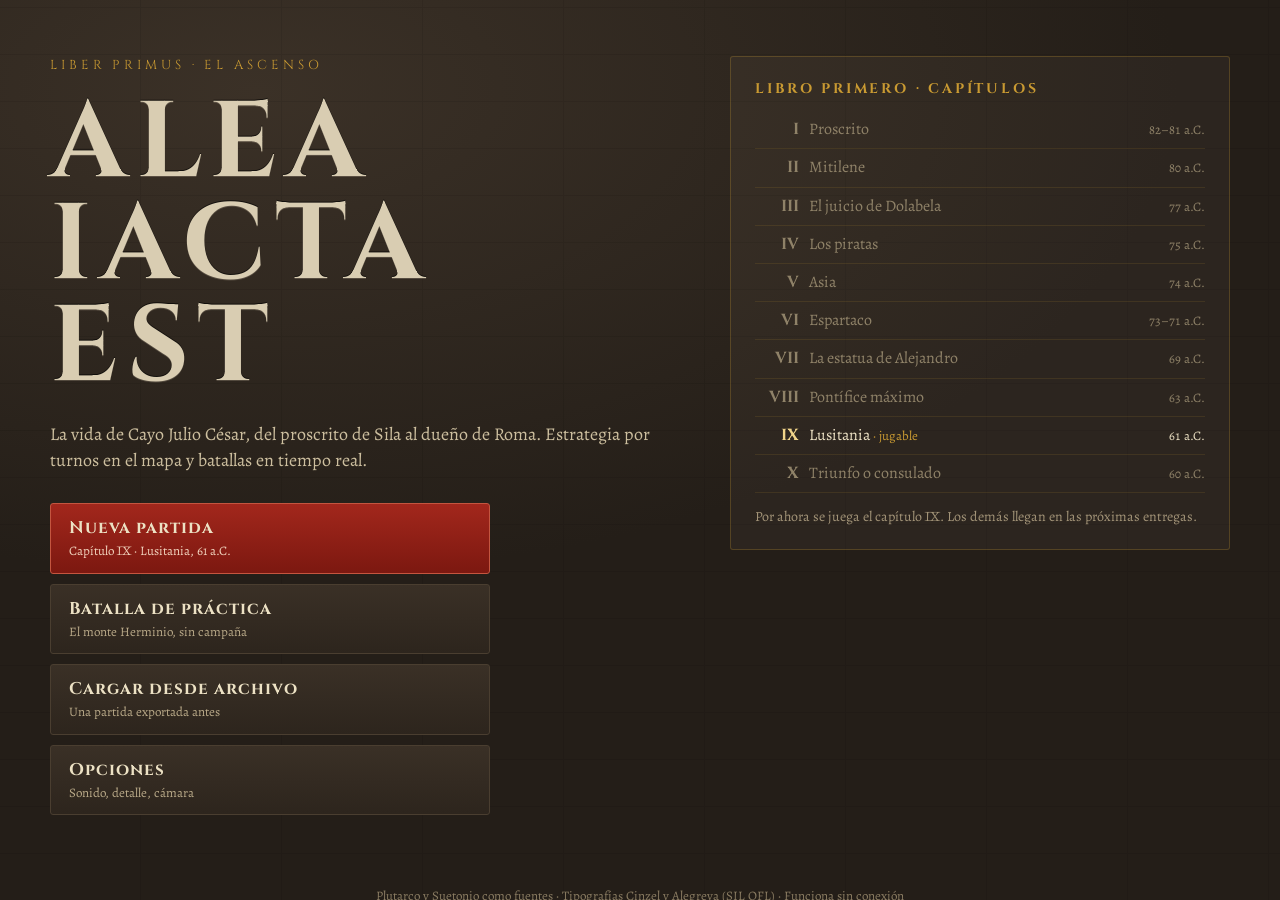
<file: video juego 1/alea-iacta-est-1.html>
<!doctype html>
<html lang="es">
<head>
<meta charset="utf-8">
<meta name="viewport" content="width=device-width, initial-scale=1">
<title>Alea iacta est</title>
<meta name="description" content="Juego de estrategia sobre la vida de Julio César. Libro primero: El ascenso.">
<style>
/* Alea iacta est. Un solo aspecto (piedra y pergamino) en cualquier tema del sistema.
   Diseño: pantallas a pantalla completa; el texto vive en "páginas" de pergamino y la batalla en canvas con barras finas. */
@font-face{font-family:'Cinzel';font-style:normal;font-weight:400;font-display:swap;src:url([data-uri]) format('woff2');}
@font-face{font-family:'Cinzel';font-style:normal;font-weight:700;font-display:swap;src:url([data-uri]) format('woff2');}
@font-face{font-family:'Alegreya';font-style:normal;font-weight:400;font-display:swap;src:url([data-uri]) format('woff2');}
@font-face{font-family:'Alegreya';font-style:normal;font-weight:700;font-display:swap;src:url([data-uri]) format('woff2');}
@font-face{font-family:'Alegreya';font-style:italic;font-weight:400;font-display:swap;src:url([data-uri]) format('woff2');}
:root {
  --stone: #241e18;
  --stone-2: #352c22;
  --stone-3: #4a3e30;
  --parch: #ece1c4;
  --parch-2: #dccba3;
  --ink: #2b1d10;
  --ink-2: #5a452b;
  --rojo: #8f1d15;
  --rojo-2: #b33a28;
  --oro: #c99a32;
  --oro-claro: #f0d48a;
  --verde: #4f7a44;
  --font-display: 'Cinzel', 'Trajan Pro', 'Palatino Linotype', 'Book Antiqua', Georgia, serif;
  --font-body: 'Alegreya', 'Palatino Linotype', 'Book Antiqua', Georgia, serif;
  color-scheme: dark;
}
[hidden] { display: none !important; }
html, body { height: 100%; }
body { margin: 0; background: var(--stone); color: var(--parch); font-family: var(--font-body); font-size: 16px; line-height: 1.45; overflow: hidden; -webkit-font-smoothing: antialiased; }
button { font: inherit; color: inherit; cursor: pointer; }
button:disabled { cursor: default; opacity: 0.45; }
button:focus-visible, a:focus-visible, textarea:focus-visible, input:focus-visible { outline: 2px solid var(--oro-claro); outline-offset: 2px; }
#app { position: fixed; inset: 0; }
.screen { position: absolute; inset: 0; }
.kicker { font-family: var(--font-display); font-size: 12px; letter-spacing: 0.18em; text-transform: uppercase; color: var(--ink-2); }
.src { font-style: italic; font-size: 14px; color: var(--ink-2); }

/* ---------- inscripción ---------- */
.inscr { font-family: var(--font-display); font-weight: 700; letter-spacing: 0.08em; line-height: 0.95; margin: 0; color: #d9cdb2;
  text-shadow: 0 -1px 0 rgba(0,0,0,0.65), 0 1px 0 rgba(255,240,210,0.18); }
.inscr.small { font-size: 28px; }

/* ---------- menú ---------- */
#menu { background:
  radial-gradient(120% 90% at 20% 10%, #3b3127 0%, var(--stone) 60%),
  var(--stone); overflow: auto; }
#menu::after { content: ""; position: absolute; inset: 0; pointer-events: none; opacity: 0.07;
  background-image: repeating-linear-gradient(0deg, transparent 0 46px, #000 46px 47px), repeating-linear-gradient(90deg, transparent 0 140px, #000 140px 141px); }
.m-wrap { position: relative; z-index: 1; display: grid; grid-template-columns: minmax(0, 1.25fr) minmax(0, 1fr); gap: 56px; max-width: 1180px; margin: 0 auto; padding-block: 56px 72px; padding-left: max(24px, env(safe-area-inset-left, 0px)); padding-right: max(24px, env(safe-area-inset-right, 0px)); align-items: start; }
.m-liber { font-family: var(--font-display); letter-spacing: 0.3em; text-transform: uppercase; font-size: 13px; color: var(--oro); margin-bottom: 18px; }
.m-title h1 { font-size: clamp(54px, 8.4vw, 112px); }
.m-tag { max-width: 34em; font-size: 18px; color: #cdbf9f; margin: 22px 0 30px; }
.m-actions { display: grid; gap: 10px; max-width: 440px; }
.mbtn { display: grid; gap: 1px; text-align: left; padding: 12px 18px; border: 1px solid var(--stone-3); background: linear-gradient(180deg, #3a3026, #2d251d); border-radius: 3px; color: var(--parch); transition: border-color .15s, transform .15s; }
.mbtn span { font-family: var(--font-display); font-weight: 700; letter-spacing: 0.06em; font-size: 17px; }
.mbtn small { font-size: 13px; color: #b9a988; }
.mbtn:hover:not(:disabled) { border-color: var(--oro); transform: translateX(2px); }
.mbtn.primary { background: linear-gradient(180deg, #a2271c, #7c1810); border-color: #c4553f; }
.mbtn.primary small { color: #f1d3bd; }
.m-index { background: rgba(236,225,196,0.04); border: 1px solid rgba(201,154,50,0.25); padding: 22px 24px; border-radius: 3px; }
.m-index h2 { font-family: var(--font-display); font-size: 14px; letter-spacing: 0.2em; text-transform: uppercase; color: var(--oro); margin: 0 0 12px; font-weight: 700; }
.chapters { list-style: none; margin: 0; padding: 0; display: grid; }
.chapters li { display: grid; grid-template-columns: 44px 1fr auto; gap: 10px; align-items: baseline; padding: 7px 0; border-bottom: 1px solid rgba(201,154,50,0.13); color: #8f8268; }
.chapters .n { font-family: var(--font-display); font-weight: 700; text-align: right; }
.chapters .d { font-size: 13px; font-variant-numeric: tabular-nums; }
.chapters li.open { color: var(--parch); }
.chapters li.open .n { color: var(--oro-claro); }
.chapters li.open .t::after { content: " · jugable"; color: var(--oro); font-size: 13px; }
.m-note { font-size: 14px; color: #a39478; margin: 14px 0 0; }
.m-foot { position: relative; z-index: 1; text-align: center; font-size: 13px; color: #8a7c62; padding-bottom: 18px; padding-inline: 16px; }

/* ---------- páginas de pergamino ---------- */
#intro, #ending { background: radial-gradient(100% 80% at 50% 0%, #3b3127, var(--stone) 70%); overflow: auto; }
.page { position: relative; max-width: 700px; margin: 40px auto 60px; background: var(--parch); color: var(--ink); padding: 44px 56px 40px; border-radius: 2px;
  box-shadow: 0 1px 0 #fff6 inset, 0 30px 60px -20px rgba(0,0,0,0.7);
  background-image: radial-gradient(120% 90% at 50% 40%, transparent 60%, rgba(120,90,40,0.18)); }
.i-num { font-family: var(--font-display); font-size: 15px; letter-spacing: 0.25em; color: var(--rojo); margin-top: 18px; font-weight: 700; }
.page h1 { font-family: var(--font-display); font-size: 46px; letter-spacing: 0.05em; margin: 4px 0 6px; font-weight: 700; text-wrap: balance; }
.i-place { font-style: italic; color: var(--ink-2); margin-bottom: 22px; }
.i-body p, .e-body p { font-size: 18px; margin: 0 0 14px; max-width: 62ch; }
.i-body p:first-child::first-letter { font-family: var(--font-display); font-weight: 700; float: left; font-size: 58px; line-height: 0.85; padding: 6px 8px 0 0; color: var(--rojo); }
.i-goal { margin: 22px 0 26px; padding: 16px 20px; border-left: 3px solid var(--rojo); background: rgba(143,29,21,0.06); }
.i-goal h3, .e-note h3 { font-family: var(--font-display); font-size: 14px; letter-spacing: 0.18em; text-transform: uppercase; margin: 0 0 8px; }
.i-goal ul { margin: 0; padding-left: 20px; }
.i-goal li { margin-bottom: 4px; }
.i-dead { margin: 10px 0 0; font-size: 15px; color: var(--ink-2); }
.page .mbtn { color: var(--parch); }
.e-note { margin-top: 24px; font-size: 15px; }
.e-note ul { padding-left: 20px; margin: 0 0 16px; }
.e-note li { margin-bottom: 5px; }
.e-next { font-size: 15px; color: var(--ink-2); }
.e-stats { grid-template-columns: repeat(3, minmax(0, 1fr)); }
.e-actions { display: grid; gap: 10px; grid-template-columns: repeat(auto-fit, minmax(220px, 1fr)); margin-top: 20px; }
.report { display: grid; grid-template-columns: repeat(auto-fit, minmax(130px, 1fr)); gap: 10px; margin: 14px 0; }
.report > div { display: grid; padding: 10px 12px; background: rgba(43,29,16,0.07); border-radius: 2px; }
.report b { font-family: var(--font-display); font-size: 22px; font-variant-numeric: tabular-nums; }
.report span { font-size: 13px; color: var(--ink-2); }

/* ---------- campaña ---------- */
#campaign { display: grid; grid-template-columns: minmax(0, 1fr) 340px; background: var(--stone); }
.c-map { position: relative; min-width: 0; min-height: 0; }
.c-map canvas { position: absolute; inset: 0; display: block; }
.c-panel { background: var(--parch); color: var(--ink); overflow-y: auto; padding: 16px 18px; display: flex; flex-direction: column; gap: 14px; border-left: 3px solid var(--stone-3); font-size: 15px; }
.c-date .date { font-family: var(--font-display); font-size: 21px; font-weight: 700; margin-top: 2px; }
.c-date .cons { font-size: 13px; font-style: italic; color: var(--ink-2); }
.c-stats { display: grid; gap: 8px; }
.stat { display: grid; grid-template-columns: 1fr auto; align-items: baseline; gap: 2px 8px; padding-bottom: 6px; border-bottom: 1px solid rgba(43,29,16,0.12); }
.stat .l { font-size: 13px; color: var(--ink-2); }
.stat .v { font-family: var(--font-display); font-weight: 700; font-size: 17px; font-variant-numeric: tabular-nums; }
.stat .x { grid-column: 1 / -1; font-size: 13px; color: var(--ink-2); }
.stat.warn .v { color: var(--rojo); }
.meter { display: block; height: 5px; background: rgba(43,29,16,0.15); border-radius: 3px; overflow: hidden; }
.meter i { display: block; height: 100%; background: var(--verde); }
.stat.warn .meter i { background: var(--rojo); }
.c-panel h3 { font-family: var(--font-display); font-size: 13px; letter-spacing: 0.16em; text-transform: uppercase; margin: 0 0 6px; }
.armybox h3, .regbox h3 { font-size: 15px; letter-spacing: 0.06em; text-transform: none; }
.sub { font-size: 13px; color: var(--ink-2); margin-bottom: 8px; }
.squads { display: grid; gap: 4px; }
.sq { display: grid; grid-template-columns: 96px 1fr 52px; align-items: center; gap: 8px; font-size: 14px; }
.sq .n { text-align: right; font-variant-numeric: tabular-nums; color: var(--ink-2); }
.kv { display: flex; justify-content: space-between; font-size: 14px; padding: 2px 0; }
.acts { display: grid; gap: 6px; margin-top: 10px; }
.act, .mini { text-align: left; padding: 7px 10px; background: #f6efda; border: 1px solid #b9a57c; border-radius: 2px; color: var(--ink); font-size: 14px; }
.act:hover:not(:disabled), .mini:hover { border-color: var(--rojo); }
.mini { padding: 3px 8px; font-size: 13px; justify-self: start; }
.hint { font-size: 13px; color: var(--ink-2); font-style: italic; margin: 8px 0 0; }
.goal { display: flex; gap: 8px; align-items: center; font-size: 14px; padding: 2px 0; }
.goal .box { width: 16px; height: 16px; border: 1.5px solid var(--ink-2); display: grid; place-items: center; font-size: 12px; flex: none; }
.goal.done { color: var(--ink-2); text-decoration: line-through; }
.c-log .entry { margin: 0 0 6px; font-size: 14px; }
.c-log .entry .t { color: var(--ink-2); font-size: 12px; }
.c-log .entry.good { color: #36572d; }
.c-log .entry.bad { color: var(--rojo); }
.c-foot { margin-top: auto; display: grid; gap: 8px; position: sticky; bottom: -16px; background: var(--parch); padding: 10px 0 16px; }
.c-row { display: grid; grid-template-columns: 1fr 1fr; gap: 8px; }
.ghost { background: transparent; border: 1px solid currentColor; padding: 6px 10px; border-radius: 2px; font-size: 14px; }
.c-panel .ghost { color: var(--ink-2); }

/* ---------- batalla ---------- */
#battle { background: #1b1612; overflow: hidden; }
#bcv { position: absolute; inset: 0; display: block; touch-action: none; }
.b-top { position: absolute; left: 0; right: 0; top: 0; display: flex; align-items: center; gap: 14px; padding: 8px 12px; background: linear-gradient(180deg, rgba(25,19,13,0.92), rgba(25,19,13,0.65)); font-size: 14px; flex-wrap: wrap; }
.b-title { font-family: var(--font-display); font-weight: 700; letter-spacing: 0.05em; }
.b-forces { flex: 1 1 140px; max-width: 260px; height: 8px; background: #2f5e4e; border-radius: 4px; overflow: hidden; }
.b-forces .f-me { display: block; height: 100%; width: 50%; background: var(--rojo-2); transition: width .4s; }
.b-clock { font-variant-numeric: tabular-nums; min-width: 72px; font-family: var(--font-display); }
.b-btns { display: flex; gap: 6px; margin-left: auto; flex-wrap: wrap; }
.b-btns .ghost { color: var(--parch); border-color: rgba(236,225,196,0.35); background: rgba(0,0,0,0.25); padding: 4px 10px; }
.b-deploy { position: absolute; left: 50%; top: 56px; transform: translateX(-50%); display: flex; gap: 16px; align-items: center; background: rgba(236,225,196,0.95); color: var(--ink); padding: 10px 14px; border-radius: 3px; max-width: min(760px, calc(100% - 32px)); box-shadow: 0 8px 24px rgba(0,0,0,0.4); }
.b-deploy p { margin: 0; font-size: 15px; }
.b-deploy .mbtn { flex: none; }
.b-toasts { position: absolute; top: 56px; right: 12px; display: grid; gap: 6px; justify-items: end; pointer-events: none; }
.toast { background: rgba(25,19,13,0.88); color: var(--parch); border-left: 3px solid var(--oro); padding: 6px 12px; font-size: 14px; border-radius: 2px; transition: opacity .5s; }
.toast.bad { border-left-color: var(--rojo-2); }
.toast.out { opacity: 0; }
.b-fps { position: absolute; left: 12px; top: 52px; background: rgba(0,0,0,0.6); padding: 3px 8px; font-size: 13px; font-variant-numeric: tabular-nums; border-radius: 2px; }
.b-bottom { position: absolute; left: 0; right: 0; bottom: 0; display: grid; grid-template-columns: minmax(0, 1fr) auto 200px; gap: 10px; align-items: end; padding: 8px 10px; background: linear-gradient(0deg, rgba(25,19,13,0.94), rgba(25,19,13,0.7)); }
.b-roster { display: flex; gap: 6px; overflow-x: auto; min-width: 0; padding-bottom: 2px; }
.card { flex: none; width: 98px; display: grid; gap: 3px; text-align: left; padding: 6px 8px; background: #2f271e; border: 1px solid #4d4031; border-radius: 3px; color: var(--parch); }
.card .cn { font-family: var(--font-display); font-size: 12px; font-weight: 700; letter-spacing: 0.03em; white-space: nowrap; overflow: hidden; text-overflow: ellipsis; }
.card .cs { font-size: 11px; color: #bfae8c; white-space: nowrap; overflow: hidden; text-overflow: ellipsis; }
.card .num { font-variant-numeric: tabular-nums; color: var(--parch); font-weight: 700; }
.card .bar { display: block; height: 3px; background: rgba(255,255,255,0.12); border-radius: 2px; overflow: hidden; }
.card .bar i { display: block; height: 100%; width: 100%; }
.card .bar.m i { background: #7fae4e; }
.card .bar.f i { background: #c9b98f; }
.card .bar.a i { background: #7aa3c0; }
.card.sel { border-color: var(--oro-claro); background: #47381f; }
.card.rout { border-color: var(--rojo-2); }
.card.gone { opacity: 0.4; }
.b-cmds { display: grid; grid-template-columns: repeat(5, auto); gap: 4px; }
.cmd { display: flex; gap: 5px; align-items: center; padding: 5px 8px; font-size: 13px; background: #2f271e; border: 1px solid #4d4031; border-radius: 3px; color: var(--parch); white-space: nowrap; }
.cmd .k { font-family: var(--font-display); font-size: 11px; color: var(--oro); }
.cmd.on { border-color: var(--oro-claro); background: #47381f; }
#b-mini { width: 200px; height: 140px; border: 1px solid #5a4a36; cursor: pointer; touch-action: none; display: block; }

/* ---------- carga ---------- */
#loading { display: grid; place-items: center; background: var(--stone); }
.load { text-align: center; }
.load p { color: #b9a988; font-style: italic; }

/* ---------- ventanas ---------- */
#modal { position: fixed; inset: 0; background: rgba(15,10,6,0.62); display: grid; place-items: center; z-index: 50; padding: 16px; overflow-y: auto; }
.dlg { background: var(--parch); color: var(--ink); max-width: 560px; width: 100%; padding: 26px 30px 22px; border-radius: 2px; box-shadow: 0 30px 70px rgba(0,0,0,0.6); border-top: 4px solid var(--rojo); }
.dlg.wide { max-width: 720px; }
.dlg.interlude { border-top-color: var(--oro); background-color: #e9e2cf; }
.dlg h2 { font-family: var(--font-display); font-size: 25px; margin: 4px 0 10px; text-wrap: balance; }
.dlg p { margin: 0 0 10px; }
.choices { display: grid; gap: 8px; margin-top: 16px; }
.choice { display: grid; gap: 2px; text-align: left; padding: 10px 14px; background: #f6efda; border: 1px solid #b9a57c; border-radius: 2px; color: var(--ink); }
.choice .cl { font-family: var(--font-display); font-weight: 700; font-size: 15px; }
.choice .ch { font-size: 14px; color: var(--ink-2); }
.choice:hover:not(:disabled) { border-color: var(--rojo); }
.choice.primary { border-color: var(--rojo); }
.keys { border-collapse: collapse; width: 100%; font-size: 14px; margin-bottom: 12px; }
.keys td { padding: 4px 6px; border-bottom: 1px solid rgba(43,29,16,0.12); vertical-align: top; }
kbd { font-family: var(--font-body); font-weight: 700; background: #f6efda; border: 1px solid #b9a57c; border-bottom-width: 2px; padding: 0 6px; border-radius: 3px; white-space: nowrap; }
.dump { width: 100%; box-sizing: border-box; font-family: ui-monospace, monospace; font-size: 12px; background: #f6efda; color: var(--ink); border: 1px solid #b9a57c; }
#toasts { position: fixed; bottom: 20px; left: 50%; transform: translateX(-50%); display: grid; gap: 6px; z-index: 60; pointer-events: none; }

@media (max-width: 860px) {
  body { overflow: auto; }
  .m-wrap { grid-template-columns: 1fr; gap: 28px; padding-block: 32px 40px; }
  #campaign { grid-template-columns: 1fr; grid-template-rows: 58vh auto; overflow-y: auto; }
  .c-panel { border-left: none; border-top: 3px solid var(--stone-3); }
  .page { margin: 16px; padding: 28px 22px; }
  .page h1 { font-size: 34px; }
  .b-bottom { grid-template-columns: 1fr; }
  #b-mini { position: fixed; top: 92px; right: 8px; width: 132px; height: 92px; z-index: 5; }
  .b-cmds { grid-template-columns: repeat(3, auto); }
}
@media (prefers-reduced-motion: reduce) { * { transition: none !important; } }

</style>
</head>
<body>

<div id="app">
  <section id="menu" class="screen">
    <div class="m-wrap">
      <div class="m-title">
        <div class="m-liber">Liber primus · El ascenso</div>
        <h1 class="inscr">ALEA<br>IACTA EST</h1>
        <p class="m-tag">La vida de Cayo Julio César, del proscrito de Sila al dueño de Roma. Estrategia por turnos en el mapa y batallas en tiempo real.</p>
        <div id="menu-actions" class="m-actions"></div>
      </div>
      <aside class="m-index" aria-label="Capítulos del libro primero">
        <h2>Libro primero · capítulos</h2>
        <ol class="chapters">
          <li><span class="n">I</span><span class="t">Proscrito</span><span class="d">82–81 a.C.</span></li>
          <li><span class="n">II</span><span class="t">Mitilene</span><span class="d">80 a.C.</span></li>
          <li><span class="n">III</span><span class="t">El juicio de Dolabela</span><span class="d">77 a.C.</span></li>
          <li><span class="n">IV</span><span class="t">Los piratas</span><span class="d">75 a.C.</span></li>
          <li><span class="n">V</span><span class="t">Asia</span><span class="d">74 a.C.</span></li>
          <li><span class="n">VI</span><span class="t">Espartaco</span><span class="d">73–71 a.C.</span></li>
          <li><span class="n">VII</span><span class="t">La estatua de Alejandro</span><span class="d">69 a.C.</span></li>
          <li><span class="n">VIII</span><span class="t">Pontífice máximo</span><span class="d">63 a.C.</span></li>
          <li class="open"><span class="n">IX</span><span class="t">Lusitania</span><span class="d">61 a.C.</span></li>
          <li><span class="n">X</span><span class="t">Triunfo o consulado</span><span class="d">60 a.C.</span></li>
        </ol>
        <p class="m-note">Por ahora se juega el capítulo IX. Los demás llegan en las próximas entregas.</p>
      </aside>
    </div>
    <footer class="m-foot">Plutarco y Suetonio como fuentes · Tipografías Cinzel y Alegreya (SIL OFL) · Funciona sin conexión</footer>
  </section>

  <section id="intro" class="screen" hidden>
    <article class="page">
      <div class="i-book kicker"></div>
      <div class="i-num"></div>
      <h1 class="i-title"></h1>
      <div class="i-place"></div>
      <div class="i-body"></div>
      <p class="i-src src"></p>
      <div class="i-goal">
        <h3>Objetivo</h3>
        <ul class="i-obj"></ul>
        <p class="i-dead"></p>
      </div>
      <button id="i-go" class="mbtn primary"><span>Empezar la campaña</span><small>Hispania Ulterior, 61 a.C.</small></button>
    </article>
  </section>

  <section id="campaign" class="screen" hidden>
    <div class="c-map"><canvas id="ccv"></canvas></div>
    <aside class="c-panel">
      <header class="c-date"></header>
      <section class="c-stats"></section>
      <section class="c-sel"></section>
      <section class="c-goals"></section>
      <section class="c-log"></section>
      <footer class="c-foot">
        <button id="c-end" class="mbtn primary"><span>Terminar el turno</span><small>Enter</small></button>
        <div class="c-row">
          <button id="c-menu" class="ghost">Menú</button>
          <button id="c-help" class="ghost">Cómo se juega</button>
        </div>
      </footer>
    </aside>
  </section>

  <section id="loading" class="screen" hidden>
    <div class="load"><div class="inscr small">ALEA IACTA EST</div><p>Preparando el campo de batalla…</p></div>
  </section>

  <section id="battle" class="screen" hidden>
    <canvas id="bcv"></canvas>
    <div class="b-top">
      <div class="b-title"></div>
      <div class="b-forces" title="Balance de fuerzas"><span class="f-me"></span></div>
      <div class="b-clock"></div>
      <div class="b-btns">
        <button id="b-pause" class="ghost">❚❚ Pausa</button>
        <button id="b-speed" class="ghost">×1</button>
        <button id="b-zout" class="ghost" title="Alejar (−)">−</button>
        <button id="b-zin" class="ghost" title="Acercar (+)">+</button>
        <button id="b-help" class="ghost">Controles</button>
        <button id="b-retreat" class="ghost">Retirada</button>
      </div>
    </div>
    <div class="b-deploy">
      <p><b>Despliegue.</b> Ubicá tus tropas dentro de la zona dorada: seleccioná y hacé clic donde quieras ponerlas. Q y E giran.</p>
      <button id="b-go" class="mbtn primary"><span>¡A la batalla!</span><small>Enter</small></button>
    </div>
    <div class="b-toasts"></div>
    <div class="b-fps" hidden></div>
    <div class="b-bottom">
      <div class="b-roster"></div>
      <div class="b-cmds"></div>
      <canvas id="b-mini" width="200" height="140" title="Mapa: clic para mover la cámara"></canvas>
    </div>
  </section>

  <section id="ending" class="screen" hidden>
    <article class="page">
      <div class="e-kicker kicker"></div>
      <h1 class="e-title"></h1>
      <div class="e-body"></div>
      <div class="e-stats report"></div>
      <div class="e-note"></div>
      <p class="e-next">Próximo capítulo: <b>X · Triunfo o consulado</b> (60 a.C.). Llega en una próxima entrega.</p>
      <div class="e-actions"></div>
    </article>
  </section>
</div>
<div id="modal" hidden></div>
<div id="toasts"></div>

<script>
(function(){'use strict';
// ---- util.js ----
// Utilidades: azar con semilla, ruido, geometría y helpers de DOM.

function mulberry32(seed) {
  let a = seed >>> 0;
  return function () {
    a = (a + 0x6d2b79f5) >>> 0;
    let t = a;
    t = Math.imul(t ^ (t >>> 15), t | 1);
    t ^= t + Math.imul(t ^ (t >>> 7), t | 61);
    return ((t ^ (t >>> 14)) >>> 0) / 4294967296;
  };
}

let rand = mulberry32(Date.now() & 0xffffffff);
function reseed(seed) { rand = mulberry32(seed); }
function rnd(a, b) { return a + rand() * (b - a); }
function rndInt(a, b) { return Math.floor(rnd(a, b + 1)); }
function pick(arr) { return arr[Math.floor(rand() * arr.length)]; }

const clamp = (v, a, b) => (v < a ? a : v > b ? b : v);
const lerp = (a, b, t) => a + (b - a) * t;
const dist2 = (ax, ay, bx, by) => { const dx = ax - bx, dy = ay - by; return dx * dx + dy * dy; };
const dist = (ax, ay, bx, by) => Math.sqrt(dist2(ax, ay, bx, by));

function angleDiff(a, b) {
  let d = b - a;
  while (d > Math.PI) d -= Math.PI * 2;
  while (d < -Math.PI) d += Math.PI * 2;
  return d;
}

// Ruido de valor 2D suave (barato, suficiente para colinas).
function makeNoise(seed) {
  const r = mulberry32(seed);
  const N = 256;
  const perm = new Uint8Array(N * 2);
  const vals = new Float32Array(N);
  for (let i = 0; i < N; i++) { perm[i] = i; vals[i] = r(); }
  for (let i = N - 1; i > 0; i--) { const j = Math.floor(r() * (i + 1)); const t = perm[i]; perm[i] = perm[j]; perm[j] = t; }
  for (let i = 0; i < N; i++) perm[i + N] = perm[i];
  const v = (x, y) => vals[perm[(perm[x & 255] + y) & 511]];
  const fade = (t) => t * t * (3 - 2 * t);
  function noise(x, y) {
    const xi = Math.floor(x), yi = Math.floor(y);
    const xf = fade(x - xi), yf = fade(y - yi);
    const a = v(xi, yi), b = v(xi + 1, yi), c = v(xi, yi + 1), d = v(xi + 1, yi + 1);
    return lerp(lerp(a, b, xf), lerp(c, d, xf), yf);
  }
  return function fbm(x, y, oct = 3) {
    let s = 0, amp = 1, f = 1, norm = 0;
    for (let i = 0; i < oct; i++) { s += noise(x * f, y * f) * amp; norm += amp; amp *= 0.5; f *= 2; }
    return s / norm;
  };
}

function pointInPoly(x, y, poly) {
  let inside = false;
  for (let i = 0, j = poly.length - 1; i < poly.length; j = i++) {
    const xi = poly[i][0], yi = poly[i][1], xj = poly[j][0], yj = poly[j][1];
    if ((yi > y) !== (yj > y) && x < ((xj - xi) * (y - yi)) / (yj - yi) + xi) inside = !inside;
  }
  return inside;
}

function distToSegment(px, py, ax, ay, bx, by) {
  const dx = bx - ax, dy = by - ay;
  const l2 = dx * dx + dy * dy;
  let t = l2 ? ((px - ax) * dx + (py - ay) * dy) / l2 : 0;
  t = clamp(t, 0, 1);
  return dist(px, py, ax + t * dx, ay + t * dy);
}

function makeCanvas(w, h) {
  const c = document.createElement('canvas');
  c.width = w; c.height = h;
  return c;
}

function el(tag, attrs, ...children) {
  const e = document.createElement(tag);
  if (attrs) for (const k in attrs) {
    const v = attrs[k];
    if (k === 'class') e.className = v;
    else if (k.startsWith('on')) e.addEventListener(k.slice(2), v);
    else if (k === 'html') e.innerHTML = v;
    else if (v !== false && v != null) e.setAttribute(k, v === true ? '' : v);
  }
  for (const c of children.flat()) {
    if (c == null || c === false) continue;
    e.appendChild(typeof c === 'string' || typeof c === 'number' ? document.createTextNode(String(c)) : c);
  }
  return e;
}

function fmt(n) { return Math.round(n).toLocaleString('es-AR'); }

// ---- audio.js ----
// Sonido sintetizado con Web Audio: sin archivos. Arranca recién con el primer clic.

const Sfx = {
  ctx: null,
  on: true,
  noiseBuf: null,
  last: {},
  init() {
    if (this.ctx) return;
    try {
      this.ctx = new (window.AudioContext || window.webkitAudioContext)();
      const len = this.ctx.sampleRate * 0.5;
      this.noiseBuf = this.ctx.createBuffer(1, len, this.ctx.sampleRate);
      const d = this.noiseBuf.getChannelData(0);
      for (let i = 0; i < len; i++) d[i] = Math.random() * 2 - 1;
    } catch (e) { this.ctx = null; }
  },
  // Evita saturar: cada sonido tiene un intervalo mínimo.
  gate(name, ms) {
    const t = performance.now();
    if (this.last[name] && t - this.last[name] < ms) return false;
    this.last[name] = t;
    return true;
  },
  env(g, t, a, peak, dur) {
    g.gain.setValueAtTime(0.0001, t);
    g.gain.exponentialRampToValueAtTime(peak, t + a);
    g.gain.exponentialRampToValueAtTime(0.0001, t + dur);
  },
  tone(freq, dur, type = 'sine', vol = 0.15, slideTo) {
    if (!this.on || !this.ctx) return;
    const t = this.ctx.currentTime;
    const o = this.ctx.createOscillator(), g = this.ctx.createGain();
    o.type = type; o.frequency.setValueAtTime(freq, t);
    if (slideTo) o.frequency.exponentialRampToValueAtTime(slideTo, t + dur);
    this.env(g, t, 0.01, vol, dur);
    o.connect(g).connect(this.ctx.destination);
    o.start(t); o.stop(t + dur + 0.05);
  },
  noise(dur, freq, vol = 0.2, q = 1) {
    if (!this.on || !this.ctx) return;
    const t = this.ctx.currentTime;
    const s = this.ctx.createBufferSource(); s.buffer = this.noiseBuf;
    const f = this.ctx.createBiquadFilter(); f.type = 'bandpass'; f.frequency.value = freq; f.Q.value = q;
    const g = this.ctx.createGain();
    this.env(g, t, 0.005, vol, dur);
    s.connect(f).connect(g).connect(this.ctx.destination);
    s.start(t, Math.random() * 0.3); s.stop(t + dur + 0.05);
  },
  click() { this.tone(660, 0.06, 'triangle', 0.08); },
  order() { this.tone(420, 0.08, 'square', 0.04); this.tone(560, 0.08, 'square', 0.03); },
  clash() { if (this.gate('clash', 140)) this.noise(0.12, 2400 + Math.random() * 1500, 0.09, 3); },
  volley() { if (this.gate('volley', 300)) this.noise(0.35, 900, 0.07, 0.7); },
  horn() {
    if (!this.on || !this.ctx || !this.gate('horn', 1500)) return;
    this.tone(147, 0.9, 'sawtooth', 0.06, 196);
    this.tone(220, 0.9, 'sawtooth', 0.03, 294);
  },
  rout() { if (this.gate('rout', 900)) this.tone(300, 0.5, 'sawtooth', 0.04, 120); },
  victory() {
    if (!this.on || !this.ctx) return;
    [262, 330, 392, 523].forEach((f, i) => setTimeout(() => this.tone(f, 0.5, 'sawtooth', 0.05), i * 180));
  },
  coins() { this.tone(1200, 0.07, 'triangle', 0.06); setTimeout(() => this.tone(1600, 0.09, 'triangle', 0.05), 70); },
};

// ---- data.js ----
// Datos del juego: tropas, facciones, formaciones, dificultad y el capítulo Lusitania.

const FACTIONS = {
  roma:     { name: 'Roma',      shield: '#9b1f17', rim: '#d6a23c', tunic: '#b8452f', skin: '#d9a679', helm: '#b08a3e', flag: '#9b1f17', map: '#a8382c' },
  lusitanos:{ name: 'Lusitanos', shield: '#2f5e4e', rim: '#cfc6a2', tunic: '#7d6b48', skin: '#c99366', helm: '#3b3326', flag: '#2f5e4e', map: '#3e6b55' },
  galaicos: { name: 'Galaicos',  shield: '#34507f', rim: '#c9cbb6', tunic: '#6d6450', skin: '#c99366', helm: '#3b3326', flag: '#34507f', map: '#46628f' },
  rebeldes: { name: 'Rebeldes',  shield: '#6b4a2b', rim: '#bfae8a', tunic: '#6e5a3e', skin: '#c99366', helm: '#3b3326', flag: '#6b4a2b', map: '#7a5a38' },
};

// cls: inf | ranged | cav. Velocidades en px de mundo por segundo.
const UNIT_TYPES = {
  legionarios: { name: 'Cohorte de legionarios', short: 'Legionarios', cls: 'inf', size: 16, hp: 10, atk: 3.2, def: 4.0, speed: 34, morale: 72, charge: 2, pila: true, cost: 30, upkeep: 4, shield: 'scutum', testudo: true },
  honderos:    { name: 'Honderos baleares', short: 'Honderos', cls: 'ranged', size: 12, hp: 6, atk: 1.2, def: 1.2, speed: 40, morale: 52, range: 230, missile: 1.7, ammo: 30, reload: 1.7, cost: 20, upkeep: 3, shot: 'stone' },
  caballeria:  { name: 'Caballería hispana aliada', short: 'Caballería', cls: 'cav', size: 10, hp: 11, atk: 2.6, def: 2.0, speed: 86, morale: 60, charge: 7, cost: 35, upkeep: 5 },
  general:     { name: 'César y su guardia', short: 'César', cls: 'cav', size: 8, hp: 16, atk: 3.0, def: 4.0, speed: 84, morale: 95, charge: 6, general: true, cost: 0, upkeep: 0 },
  guerreros:   { name: 'Guerreros lusitanos', short: 'Guerreros', cls: 'inf', size: 16, hp: 8, atk: 3.0, def: 2.3, speed: 44, morale: 56, charge: 3, forest: true, shield: 'caetra', cost: 0, upkeep: 0 },
  jabalineros: { name: 'Jabalineros', short: 'Jabalineros', cls: 'ranged', size: 12, hp: 6, atk: 1.4, def: 1.3, speed: 46, morale: 50, range: 150, missile: 2.3, ammo: 9, reload: 2.2, forest: true, shot: 'javelin', cost: 0, upkeep: 0 },
  jinetes:     { name: 'Jinetes lusitanos', short: 'Jinetes', cls: 'cav', size: 10, hp: 8, atk: 2.2, def: 1.5, speed: 100, morale: 50, charge: 5, range: 110, missile: 1.6, ammo: 5, reload: 2.5, shot: 'javelin', cost: 0, upkeep: 0 },
  caudillo:    { name: 'Caudillo y su séquito', short: 'Caudillo', cls: 'cav', size: 8, hp: 13, atk: 3.0, def: 3.0, speed: 92, morale: 85, charge: 6, general: true, cost: 0, upkeep: 0 },
};

// Modificadores por formación. sp: separación entre soldados; cols: columnas (0 = automático).
const FORMATIONS = {
  linea:   { key: '1', name: 'Línea',        atk: 1.0,  def: 1.0,  speed: 1.0,  missile: 1.0,  sp: 10, wide: 1.0 },
  columna: { key: '2', name: 'Columna',      atk: 0.8,  def: 0.8,  speed: 1.25, missile: 1.1,  sp: 10, cols: 3 },
  cuna:    { key: '3', name: 'Cuña',         atk: 1.3,  def: 0.85, speed: 1.0,  missile: 1.1,  sp: 10, wedge: true, chargeMul: 1.5 },
  testudo: { key: '4', name: 'Testudo',      atk: 0.6,  def: 1.35, speed: 0.45, missile: 0.15, sp: 8,  cols: 4, only: 'testudo' },
  abierto: { key: '5', name: 'Orden abierto', atk: 0.85, def: 0.75, speed: 1.1,  missile: 0.5,  sp: 17, wide: 1.0 },
};
const FORMATION_ORDER = ['linea', 'columna', 'cuna', 'testudo', 'abierto'];

const DIFFICULTY = {
  tribuno:  { name: 'Tribuno',  desc: 'Para aprender. Enemigos más débiles, más plata y las legiones perdonan más.', enemy: 0.8, money: 1.3, loyalty: 0.7, turns: 9, aggro: 0.35 },
  legado:   { name: 'Legado',   desc: 'Equilibrado. Como lo pensamos.', enemy: 1.0, money: 1.0, loyalty: 1.0, turns: 7, aggro: 0.55 },
  dictador: { name: 'Dictador', desc: 'Enemigos más fuertes y agresivos, menos tiempo, y la tropa no perdona.', enemy: 1.2, money: 0.85, loyalty: 1.3, turns: 6, aggro: 0.8 },
};

// Calendario: un turno = una estación. Año 61 a.C. = 693 desde la fundación de Roma.
const SEASONS = ['Primavera', 'Verano', 'Otoño', 'Invierno'];
const CONSULS = {
  61: 'cónsules Marco Pupio Pisón y Marco Valerio Mesala',
  60: 'cónsules Quinto Cecilio Metelo Céler y Lucio Afranio',
  59: 'cónsules Cayo Julio César y Marco Calpurnio Bíbulo',
};
function turnDate(turn) {
  const i = turn - 1;
  const season = SEASONS[i % 4];
  const year = 61 - Math.floor(i / 4);
  const auc = 754 - year;
  const label = season === 'Invierno' ? `Invierno del ${year}/${year - 1} a.C.` : `${season} del ${year} a.C.`;
  return { season, year, auc, label, consuls: CONSULS[year] || '' };
}

// ------------------------------------------------------------
// Capítulo IX — Lusitania (61 a.C.)
// Coordenadas del mapa en un espacio de 1000 x 760.
// ------------------------------------------------------------
const LUSITANIA = {
  id: 'lusitania',
  book: 'Libro primero · El ascenso',
  number: 'Capítulo IX',
  title: 'Lusitania',
  place: 'Hispania Ulterior',
  dateLine: 'Primavera del 61 a.C. · año 693 desde la fundación de Roma',
  intro: [
    'César tiene treinta y nueve años y debe más plata que casi cualquier hombre en Roma. Los acreedores no lo dejaban partir hacia su provincia hasta que Craso, el hombre más rico de la República, salió de garante por ochocientos treinta talentos.',
    'Plutarco cuenta que, cruzando los Alpes, pasaron por una aldea miserable y sus compañeros se burlaron: ¿habría ahí también ambiciones y peleas por el primer puesto? César contestó en serio que prefería ser el primero entre ellos antes que el segundo en Roma. Ya en Hispania, leyendo sobre Alejandro, se quedó callado y lloró: a su edad Alejandro reinaba sobre tantos pueblos, y él todavía no había hecho nada brillante.',
    'En la provincia lo esperaban veinte cohortes. Reclutó diez más y marchó contra galaicos y lusitanos hasta el mar exterior, sometiendo pueblos que nunca habían obedecido a Roma. Volvió con tanta gloria y tanta plata que pudo reclamar el triunfo.',
  ],
  sources: 'Plutarco, Vida de César 11–12; Suetonio, Divino Julio 18 y 54. Para el monte Herminio y Brigantium, Dión Casio, Historia romana 37.52–53.',
  objective: [
    'Tomá el monte Herminio, el refugio de los lusitanos.',
    'Llegá a Brigantium, en Callaecia. Por tierra o con una flota desde Gades.',
    'Hacelo antes de la fecha límite: tenés que volver a Roma para las elecciones.',
    'Cuidá la lealtad de tus legiones y juntá plata para los acreedores.',
  ],
  debt: 830,
  start: { money: 120, loyalty: 60, dignitas: 40 },
  outline: [[70,120],[150,82],[260,92],[400,96],[520,100],[640,128],[720,176],[792,208],[760,282],[700,342],[688,420],[640,500],[618,598],[540,648],[462,680],[402,704],[352,690],[322,664],[262,640],[200,640],[122,630],[110,580],[90,500],[80,440],[100,370],[112,300],[90,222],[60,170]],
  africa: [[300,760],[330,742],[380,730],[440,726],[520,736],[620,744],[720,752],[800,760]],
  baleares: [[[792,430],[820,420],[838,440],[812,452]], [[846,470],[866,462],[876,478],[856,486]]],
  rivers: [
    { name: 'Durius', pts: [[110,300],[180,290],[260,280],[350,250],[440,240],[520,230]] },
    { name: 'Tagus', pts: [[96,470],[150,440],[230,420],[320,410],[420,400],[520,380],[600,350]] },
    { name: 'Anas', pts: [[200,632],[220,560],[260,500],[340,470],[440,460],[520,450]] },
    { name: 'Baetis', pts: [[322,664],[350,620],[400,580],[460,560],[520,540],[580,520]] },
    { name: 'Minius', pts: [[100,240],[150,220],[210,200]] },
  ],
  regions: {
    callaecia: { name: 'Callaecia', city: 'Brigantium', cityAt: [128,112], center: [170,180], owner: 'galaicos', income: 15, port: true, plunder: 110, terrain: 'bosque',
      poly: [[70,120],[150,82],[260,92],[272,200],[200,262],[112,300],[90,222],[60,170]] },
    herminio:  { name: 'Monte Herminio', city: 'Mons Herminius', cityAt: [206,352], center: [196,322], owner: 'lusitanos', income: 10, plunder: 90, terrain: 'herminio', mountain: true,
      poly: [[112,300],[200,262],[272,200],[302,300],[282,382],[182,412],[100,370]] },
    olisipo:   { name: 'Costa de Olisipo', city: 'Olisipo', cityAt: [100,470], center: [146,530], owner: 'lusitanos', income: 15, port: true, plunder: 70, terrain: 'costa',
      poly: [[100,370],[182,412],[202,482],[162,560],[110,580],[90,500],[80,440]] },
    sur:       { name: 'Lusitania meridional', city: 'Ébora', cityAt: [180,596], center: [244,500], owner: 'lusitanos', income: 12, plunder: 60, terrain: 'colinas',
      poly: [[182,412],[282,382],[332,470],[302,560],[262,640],[200,640],[122,630],[110,580],[162,560],[202,482]] },
    betis:     { name: 'Valle del Betis', city: 'Córduba', cityAt: [440,540], center: [420,480], owner: 'roma', income: 30, plunder: 0, terrain: 'llanura', recruit: true,
      poly: [[282,382],[422,362],[502,442],[540,560],[462,620],[352,600],[302,560],[332,470]] },
    gades:     { name: 'Gades', city: 'Gades', cityAt: [334,676], center: [392,646], owner: 'roma', income: 25, plunder: 0, terrain: 'llanura', port: true, recruit: true, shipyard: true,
      poly: [[302,560],[352,600],[462,620],[462,680],[402,704],[352,690],[322,664],[262,640]] },
  },
  citerior: [[260,92],[400,96],[520,100],[640,128],[720,176],[792,208],[760,282],[700,342],[688,420],[640,500],[618,598],[540,648],[462,680],[462,620],[540,560],[502,442],[422,362],[282,382],[302,300],[272,200]],
  adj: {
    callaecia: ['herminio'],
    herminio: ['callaecia', 'olisipo', 'sur'],
    olisipo: ['herminio', 'sur'],
    sur: ['herminio', 'olisipo', 'betis', 'gades'],
    betis: ['sur', 'gades'],
    gades: ['betis', 'sur'],
  },
  // Rutas por mar: solo con flota y saliendo de un puerto propio.
  sea: { gades: ['olisipo', 'callaecia'], olisipo: ['callaecia', 'gades'], callaecia: ['gades', 'olisipo'] },
  armies: [
    { id: 'cesar', side: 'roma', region: 'betis', general: true, name: 'Ejército de César', squads: ['general', 'legionarios', 'legionarios', 'legionarios', 'honderos', 'caballeria'] },
    { id: 'lus_sur', side: 'lusitanos', region: 'sur', name: 'Banda de Ébora', squads: ['guerreros', 'guerreros', 'jabalineros', 'jinetes'], ai: 'raider' },
    { id: 'lus_herm', side: 'lusitanos', region: 'herminio', name: 'Lusitanos del Herminio', squads: ['caudillo', 'guerreros', 'guerreros', 'guerreros', 'guerreros', 'jabalineros', 'jinetes'], ai: 'defend' },
    { id: 'lus_oli', side: 'lusitanos', region: 'olisipo', name: 'Gente de la costa', squads: ['guerreros', 'guerreros', 'jabalineros', 'jinetes'], ai: 'opportunist' },
    { id: 'galaicos', side: 'galaicos', region: 'callaecia', name: 'Galaicos', squads: ['guerreros', 'guerreros', 'guerreros', 'jabalineros'], ai: 'defend' },
  ],
  fleetCost: 60,
  goals: ['herminio', 'callaecia'],
};

// Eventos e interludios. "when" se evalúa al empezar cada turno.
const EVENTS = [
  {
    id: 'pretexto', when: (s) => s.turn === 1,
    kicker: 'Córduba · primavera del 61 a.C.', title: 'El pretexto del monte Herminio',
    text: [
      'Los lusitanos del monte Herminio bajan cada tanto a saquear el llano y vuelven a sus alturas, donde nadie los alcanza. Dión Casio cuenta que César les ordenó abandonar el monte y vivir en la llanura. Sabía que no iban a obedecer.',
      'Tus oficiales esperan. La orden es un pretexto para la guerra, y todos lo saben.',
    ],
    source: 'Dión Casio 37.52',
    choices: [
      { label: 'Dar la orden', hint: 'Como hizo César. La tropa huele botín: +4 lealtad. Los de Ébora se adelantan y atacan.', apply: (s) => { s.loyalty += 4; s.flags.eboraAggro = true; return 'La orden sale hacia el norte. En Ébora ya afilan las lanzas.'; } },
      { label: 'Mandar embajadores primero', hint: '+5 dignitas y un turno de calma, pero el Herminio suma guerreros.', apply: (s, g) => { s.dignitas += 5; s.flags.calm = 2; g.addSquad('lus_herm', 'guerreros'); return 'Los embajadores vuelven con buenas palabras y nada más. Los del monte ganan tiempo.'; } },
    ],
  },
  {
    id: 'deudores', when: (s) => s.turn === 3,
    kicker: 'Córduba · otoño', title: 'Deudores y acreedores',
    text: [
      'La provincia arde en pleitos: los deudores no pueden pagar y los acreedores exigen todo. Plutarco cuenta que César resolvió que el acreedor cobrara cada año dos tercios de las rentas del deudor, y que el deudor se quedara con el resto hasta saldar la deuda.',
      'Justo vos, que le debés a media Roma, tenés que decidir.',
    ],
    source: 'Plutarco, Vida de César 12',
    choices: [
      { label: 'El arreglo de los dos tercios', hint: 'Lo histórico. +10 orden en tus regiones, +6 dignitas, +5 talentos por turno.', apply: (s) => { s.dignitas += 6; s.flags.dosTercios = true; for (const r of Object.values(s.regions)) if (r.owner === 'roma') r.orden = clamp(r.orden + 10, 0, 100); return 'Los dos bandos protestan un poco, que es señal de que el arreglo es justo.'; } },
      { label: 'Favorecer a los acreedores', hint: '+40 talentos de "agradecimiento", −15 orden, −4 dignitas.', apply: (s) => { s.money += 40; s.dignitas -= 4; for (const r of Object.values(s.regions)) if (r.owner === 'roma') r.orden = clamp(r.orden - 15, 0, 100); return 'Los publicanos te mandan un regalo. En los mercados se habla mal del pretor.'; } },
      { label: 'Perdonar las deudas', hint: '+15 orden, pero −30 talentos y los acreedores de Roma se enteran: +60 de deuda.', apply: (s) => { s.money -= 30; s.debt += 60; for (const r of Object.values(s.regions)) if (r.owner === 'roma') r.orden = clamp(r.orden + 15, 0, 100); return 'El pueblo te aclama. En Roma, Craso frunce el ceño.'; } },
    ],
  },
  {
    id: 'roma', when: (s) => s.turn === 4, interlude: 'Roma',
    kicker: 'Mientras tanto, en Roma · fines del 61 a.C.', title: 'Tres hombres que no se quieren',
    text: [
      'Pompeyo volvió de Oriente y celebró un triunfo como nunca se había visto. Pero en el Senado, Catón y Lúculo le traban todo: no le ratifican lo que organizó en Oriente ni le dan tierras a sus veteranos. Craso, tu garante, tampoco consigue lo que piden sus amigos publicanos.',
      'Los dos están furiosos con el Senado y se odian entre ellos. Nadie en Roma imagina todavía lo que esos dos hombres y un pretor endeudado van a hacer juntos.',
    ],
    source: 'Plutarco, Vida de César 13; Vida de Pompeyo 46',
    choices: [
      { label: 'Escribirle a Pompeyo', hint: 'Sembrás una alianza (se lleva al Libro II).', apply: (s) => { s.legacy.pompeyo = (s.legacy.pompeyo || 0) + 1; return 'Tu carta llega a Roma con elogios a la campaña de Oriente. Pompeyo la lee dos veces.'; } },
      { label: 'Escribirle a Craso', hint: 'Tu garante se tranquiliza: −50 de deuda, y sembrás una alianza.', apply: (s) => { s.legacy.craso = (s.legacy.craso || 0) + 1; s.debt -= 50; return 'Craso responde con una sola línea: "Cobrá rápido". Pero afloja con los acreedores.'; } },
      { label: 'No escribirle a nadie', hint: 'Te concentrás en Hispania. +3 lealtad.', apply: (s) => { s.loyalty += 3; return 'Las cartas pueden esperar. La guerra no.'; } },
    ],
  },
  {
    id: 'clodio', when: (s) => s.turn === 6, interlude: 'Familia',
    kicker: 'Una carta de Aurelia · 60 a.C.', title: 'El escándalo de la Bona Dea',
    text: [
      'Tu madre escribe desde Roma. Publio Clodio, el que se metió disfrazado de mujer en tu propia casa durante los ritos de la Bona Dea, fue absuelto: dicen que el jurado estaba comprado. Por ese escándalo te divorciaste de Pompeya, porque, dijiste, tu mujer no debía estar ni siquiera bajo sospecha.',
      'Clodio es audaz, popular y te debe un favor: no declaraste en su contra. Aurelia te pide prudencia.',
    ],
    source: 'Plutarco, Vida de César 9–10; Suetonio, Divino Julio 74',
    choices: [
      { label: 'Mantener la amistad con Clodio', hint: 'Un aliado peligroso en Roma (se lleva al Libro II). −3 dignitas.', apply: (s) => { s.legacy.clodio = 1; s.dignitas -= 3; return 'Clodio te manda saludos y promesas. Aurelia no contesta la carta.'; } },
      { label: 'Tomar distancia', hint: '+3 dignitas.', apply: (s) => { s.dignitas += 3; return 'Le respondés a tu madre que tiene razón. Como casi siempre.'; } },
    ],
  },
];

// Textos del final.
const ENDINGS = {
  victory: {
    title: 'Imperator',
    text: [
      'Las legiones te aclaman en el campo. Brigantium abrió sus puertas y el monte Herminio es de Roma. Desde las costas de Callaecia mirás el océano que cierra el mundo conocido.',
      'Ahora hay que volver: el triunfo te espera en las puertas de Roma, y las elecciones consulares también. No se pueden tener las dos cosas.',
    ],
  },
  defeatArmy: { title: 'Derrota', text: ['Tu ejército quedó deshecho en las montañas de Lusitania. Volvés a Roma sin gloria y con las deudas intactas. Craso no va a ser tan generoso la próxima vez.'] },
  defeatTime: { title: 'Se acabó el tiempo', text: ['Las elecciones consulares se hicieron sin vos. La campaña quedó a medias y los lusitanos siguen en sus montes.'] },
  defeatMutiny: { title: 'Motín', text: ['Sin paga y sin botín, las legiones se niegan a seguirte. Un general sin tropa no es nadie en Roma.'] },
};

const HISTORY_NOTE = {
  title: 'Nota histórica',
  facts: [
    'César fue propretor de la Hispania Ulterior en el 61 a.C. Craso salió de garante por 830 talentos para que pudiera salir de Roma (Plutarco, César 11).',
    'Reclutó diez cohortes además de las veinte que había, sometió a galaicos y lusitanos y llegó al océano (Plutarco, César 12).',
    'El arreglo de deudas de los dos tercios es de Plutarco (César 12).',
    'Según Dión Casio (37.52–53), César ordenó a los del monte Herminio bajar al llano, los persiguió hasta el océano y llegó con una flota desde Gades a Brigantium, cuyos habitantes se rindieron asustados al ver los barcos.',
    'Suetonio (Divino Julio 54) lo acusa de haber saqueado ciudades lusitanas que le abrían las puertas y de haber pedido dinero a los aliados para pagar sus deudas.',
    'Volvió a Roma sin esperar a su sucesor y, para poder ser candidato a cónsul, renunció al triunfo (Suetonio 18; Plutarco 13).',
  ],
  licenses: [
    'La batalla del monte Herminio, tal como la jugaste, es una reconstrucción: las fuentes no la describen en detalle.',
    'La composición de los ejércitos, los números de la campaña y las regiones son simplificaciones del juego.',
    'La carta a Pompeyo o a Craso es una invención: el acuerdo entre los tres llegó después, en el 60 a.C.',
  ],
};

const HELP = {
  battle: [
    ['Clic en una tropa propia', 'Seleccionarla'],
    ['Shift + clic', 'Sumar o quitar de la selección'],
    ['Arrastrar', 'Seleccionar con un rectángulo'],
    ['Clic en el terreno', 'Mover la selección'],
    ['Clic en un enemigo', 'Atacarlo'],
    ['Alt o Ctrl + arrastrar', 'Mover y elegir hacia dónde miran'],
    ['Q / E', 'Girar 45°'],
    ['1 a 5', 'Línea, columna, cuña, testudo, orden abierto'],
    ['R', 'Correr o caminar'],
    ['H', 'Detenerse'],
    ['Shift + 6..9', 'Guardar grupo (6..9 para elegirlo)'],
    ['Tab', 'Siguiente tropa'],
    ['Flechas o WASD', 'Mover la cámara'],
    ['+ / −', 'Acercar o alejar'],
    ['Espacio', 'Pausa (podés dar órdenes)'],
    ['. (punto)', 'Velocidad ×1 / ×2'],
    ['Esc', 'Quitar la selección'],
    ['F3', 'Ver fps'],
  ],
  campaign: [
    ['Clic en tu ejército', 'Seleccionarlo'],
    ['Clic en una región vecina', 'Mover el ejército (una región por turno)'],
    ['Clic en una región', 'Ver datos, reclutar, construir'],
    ['Enter', 'Terminar el turno'],
    ['Esc', 'Quitar la selección'],
  ],
};

// ---- sprites.js ----
// Atlas de siluetas: cada tipo de soldado se dibuja una vez en 16 direcciones x 2 cuadros.
// En batalla solo se copian rectángulos (drawImage), sin rotar nada por soldado.

const DIRS = 16;
const SPR_BODY = 1.22; // figuras un poco más grandes que su separación nominal

const Sprites = {
  cache: {},
  kindOf(type) {
    const t = UNIT_TYPES[type];
    if (t.general) return 'general';
    if (t.cls === 'cav') return 'cav';
    if (t.cls === 'ranged') return t.shot === 'javelin' ? 'javelin' : 'sling';
    return t.shield === 'scutum' ? 'scutum' : 'caetra';
  },
  // Un atlas por facción, tipo y nivel de zoom: en batalla se copia 1:1, sin escalar.
  get(faction, type, zi) {
    const kind = this.kindOf(type);
    const key = faction + ':' + kind + ':' + zi;
    if (!this.cache[key]) this.cache[key] = this.build(FACTIONS[faction], kind, ZOOMS[zi] * SPR_BODY);
    return this.cache[key];
  },
  build(f, kind, scale) {
    const big = kind === 'cav' || kind === 'general';
    const size = Math.ceil((big ? 28 : 16) * scale) + 2;
    const atlas = makeCanvas(size * DIRS * 2, size);
    const g = atlas.getContext('2d');
    for (let d = 0; d < DIRS; d++) {
      for (let fr = 0; fr < 2; fr++) {
        g.save();
        g.translate(size * (d * 2 + fr) + size / 2, size / 2);
        g.scale(scale, scale);
        // sombra sin rotar (luz desde arriba a la izquierda)
        g.fillStyle = 'rgba(30,20,10,0.28)';
        g.beginPath();
        g.ellipse(1.2, 1.6, big ? 8 : 4.2, big ? 8 : 4.2, 0, 0, Math.PI * 2);
        g.fill();
        g.rotate((d / DIRS) * Math.PI * 2);
        this.drawFigure(g, f, kind, fr);
        g.restore();
      }
    }
    return { atlas, size, half: size / 2 };
  },
  // Estandarte ya dibujado: tela, borde y símbolo. La barra de moral se pinta aparte.
  banner(faction, glyph, routing, sel, zi) {
    const key = 'b:' + faction + glyph + (routing ? 'r' : '') + (sel ? 's' : '') + zi;
    if (this.cache[key]) return this.cache[key];
    const z = ZOOMS[zi], sc = z / Math.max(0.75, z), w = Math.ceil(26 * sc), h = Math.ceil(26 * sc);
    const c = makeCanvas(w, h), g = c.getContext('2d'), f = FACTIONS[faction];
    g.translate(w / 2, h / 2 - 2 * sc); g.scale(sc, sc);
    g.strokeStyle = '#3a2a18'; g.lineWidth = 1.2;
    g.beginPath(); g.moveTo(0, 12); g.lineTo(0, -8); g.stroke();
    g.fillStyle = routing ? '#f2efe6' : f.flag; g.fillRect(-9, -8, 18, 11);
    g.strokeStyle = sel ? '#f3cf6a' : 'rgba(30,20,10,0.8)'; g.lineWidth = sel ? 2 : 1; g.strokeRect(-9, -8, 18, 11);
    g.fillStyle = routing ? '#8e1b14' : f.rim; g.font = '700 8px Cinzel, serif'; g.textAlign = 'center'; g.textBaseline = 'middle';
    g.fillText(routing ? '!' : glyph, 0, -2.3);
    return (this.cache[key] = { c, w, h, sc });
  },
  drawFigure(g, f, kind, fr) {
    const sway = fr ? 0.8 : -0.8;
    const line = (x1, y1, x2, y2, c, w) => { g.strokeStyle = c; g.lineWidth = w; g.beginPath(); g.moveTo(x1, y1); g.lineTo(x2, y2); g.stroke(); };
    const circle = (x, y, r, c, stroke) => { g.fillStyle = c; g.beginPath(); g.arc(x, y, r, 0, Math.PI * 2); g.fill(); if (stroke) { g.strokeStyle = stroke; g.lineWidth = 0.6; g.stroke(); } };
    const ell = (x, y, rx, ry, c) => { g.fillStyle = c; g.beginPath(); g.ellipse(x, y, rx, ry, 0, 0, Math.PI * 2); g.fill(); };

    if (kind === 'cav' || kind === 'general') {
      const horse = kind === 'general' ? '#e2d8c4' : (f.name === 'Roma' ? '#6e4a2c' : '#5a4330');
      line(-8, sway * 0.5, -11, sway * 1.5, '#2b1d12', 1.4);           // cola
      ell(0, 0, 8, 3.3, horse);                                         // cuerpo
      ell(8.5, sway * 0.4, 3, 1.8, horse);                              // cabeza
      line(6, -1, 9, sway * 0.4, '#2b1d12', 0.7);                       // crin
      if (kind === 'general') {
        g.fillStyle = '#7d1610';                                        // capa del general
        g.beginPath(); g.moveTo(-5, -4.2); g.lineTo(1, -3); g.lineTo(1, 3); g.lineTo(-5, 4.2); g.closePath(); g.fill();
      }
      ell(0, 0, 2.8, 3.4, f.tunic);                                     // jinete
      circle(4.5, -3.2, 2.2, f.shield, f.rim);                          // escudo
      line(1, 2.5, 10, 3 + sway * 0.3, '#3b2a1a', 0.8);                 // lanza
      circle(0.5, 0, 1.9, kind === 'general' ? '#c9a14a' : f.helm);     // casco
      if (kind === 'general') line(-1.2, 0, 2.2, 0, '#b3201a', 1.1);    // penacho
      return;
    }
    // infantería y tiradores
    ell(0, 0, 2.9, 3.9, f.tunic);
    if (kind === 'scutum') {
      line(0.5, 3.2, 8.5, 3.2 + sway * 0.3, '#4a3520', 0.8);            // pilum
      g.fillStyle = f.shield;                                           // scutum curvo
      g.beginPath(); g.moveTo(2.2, -4.8); g.quadraticCurveTo(4.6, 0, 2.2, 4.4); g.lineTo(3.6, 4.4); g.quadraticCurveTo(6, 0, 3.6, -4.8); g.closePath(); g.fill();
      g.strokeStyle = f.rim; g.lineWidth = 0.5; g.stroke();
      circle(4.4, -0.2, 0.7, f.rim);                                    // umbo
      circle(0, 0, 2.1, f.helm);                                        // casco
      line(-1.4, 0, 1.6, 0, '#b3201a', 0.9);                            // cimera
    } else if (kind === 'caetra') {
      line(0, 3, 9.5, 3 + sway * 0.4, '#4a3520', 0.8);                  // lanza
      circle(2.4, -2.4, 2.6, f.shield, f.rim);                          // caetra
      circle(2.4, -2.4, 0.7, f.rim);
      circle(0, 0, 2.0, f.helm);
    } else if (kind === 'sling') {
      line(0.5, 2.6, 3 + sway, 4.8, '#5a4127', 0.6);                    // honda
      circle(3 + sway, 4.8, 0.8, '#8a8070');
      circle(0, 0, 2.0, f.helm);
    } else if (kind === 'javelin') {
      line(-1, 2.8, 7, 3.4 + sway * 0.4, '#4a3520', 0.7);
      line(-1, 3.8, 6, 4.4, '#4a3520', 0.7);
      circle(1.8, -2.6, 1.8, f.shield, f.rim);
      circle(0, 0, 1.9, f.helm);
    }
  },
};

function dirIndex(angle) {
  let a = angle / (Math.PI * 2);
  a -= Math.floor(a);
  return Math.round(a * DIRS) % DIRS;
}

// ---- terrain.js ----
// Terreno de batalla: altura, bosques, río con vados o mar. Se pinta una sola vez por nivel de zoom.

const WORLD_W = 2000, WORLD_H = 1400, CELL = 20;
const ZOOMS = [0.6, 0.85, 1.15];

function gauss(x, y, cx, cy, s) { const d2 = dist2(x, y, cx, cy); return Math.exp(-d2 / (2 * s * s)); }

function genTerrain(preset, seed) {
  const gw = WORLD_W / CELL, gh = WORLD_H / CELL;
  const T = {
    preset, seed, gw, gh,
    h: new Float32Array((gw + 1) * (gh + 1)),
    forest: new Uint8Array(gw * gh),
    water: new Uint8Array(gw * gh), // 0 nada, 1 río, 2 mar, 3 vado
    river: null, fords: [], coast: null,
    deployP: { x0: 300, y0: 1000, x1: 1700, y1: 1250 },
    deployE: { x0: 300, y0: 80, x1: 1700, y1: 420 },
    ambush: [],
  };
  const n = makeNoise(seed), n2 = makeNoise(seed + 77), n3 = makeNoise(seed + 991);
  const P = {
    llanura:  { amp: 0.3, forest: 0.74, river: rand() < 0.5 },
    colinas:  { amp: 0.62, forest: 0.66, river: true },
    costa:    { amp: 0.38, forest: 0.76, river: false, sea: true },
    herminio: { amp: 0.32, forest: 0.6, river: true },
    bosque:   { amp: 0.45, forest: 0.5, river: false },
  }[preset] || { amp: 0.4, forest: 0.7, river: false };

  // Río: una curva de oeste a este por el medio del mapa.
  if (P.river) {
    const baseY = preset === 'herminio' ? 760 : 700 + rnd(-60, 60);
    const ph = rnd(0, 6), amp = rnd(40, 90);
    const pts = [];
    for (let x = -40; x <= WORLD_W + 40; x += 40) pts.push([x, baseY + Math.sin(x / 320 + ph) * amp + (n3(x / 200, 3) - 0.5) * 50]);
    T.river = pts;
    const fx = preset === 'herminio' ? [560, 1440] : [rnd(400, 800), rnd(1200, 1600)];
    for (const x of fx) T.fords.push({ x, y: riverYAt(T, x) });
  }
  // Costa: el mar ocupa el oeste.
  if (P.sea) T.coast = (y) => 230 + (n3(y / 260, 7) - 0.5) * 160;

  for (let j = 0; j <= gh; j++) for (let i = 0; i <= gw; i++) {
    const x = i * CELL, y = j * CELL;
    let h = n(x / 520, y / 520, 2) * P.amp;
    if (preset === 'herminio') {
      h += gauss(x, y, 1000, 230, 360) * 0.72 + gauss(x, y, 640, 330, 200) * 0.25 + gauss(x, y, 1380, 320, 220) * 0.28;
    } else if (preset === 'colinas') {
      h += gauss(x, y, rnd(500, 1500), 300, 260) * 0.35;
    }
    if (T.coast && x < T.coast(y) + 120) h *= clamp((x - T.coast(y)) / 120, 0, 1);
    T.h[j * (gw + 1) + i] = Math.max(0, h);
  }
  let hmax = 0;
  for (const v of T.h) if (v > hmax) hmax = v;
  if (hmax > 0.92) for (let k = 0; k < T.h.length; k++) T.h[k] *= 0.92 / hmax;
  for (let j = 0; j < gh; j++) for (let i = 0; i < gw; i++) {
    const x = (i + 0.5) * CELL, y = (j + 0.5) * CELL, k = j * gw + i;
    if (T.coast && x < T.coast(y)) { T.water[k] = 2; continue; }
    if (T.river) {
      const d = distToPolyline(x, y, T.river);
      if (d < 20) {
        let ford = false;
        for (const f of T.fords) if (Math.abs(x - f.x) < 48 && Math.abs(y - f.y) < 50) ford = true;
        T.water[k] = ford ? 3 : 1;
        continue;
      }
    }
    let f = n2(x / 260, y / 260, 3);
    let thr = P.forest;
    if (preset === 'herminio') {
      // bosques en los flancos del monte, donde esperan las emboscadas
      const flank = (x < 520 || x > 1480) && y > 260 && y < 760;
      if (flank) thr -= 0.2;
      if (Math.abs(x - 1000) < 260 && y < 520) thr += 0.4; // cima despejada
    }
    if (preset === 'bosque' && Math.abs(x - 1000) < 330 + Math.sin(y / 200) * 80) thr += 0.2; // claro central
    // zonas de despliegue más despejadas
    if (inRect(x, y, T.deployP, 40) || inRect(x, y, T.deployE, 0)) thr += preset === 'bosque' ? 0.12 : 0.3;
    if (f > thr) T.forest[k] = 1;
  }
  if (preset === 'herminio') {
    T.deployE = { x0: 700, y0: 120, x1: 1300, y1: 400 };
    T.ambush = [{ x: 380, y: 520 }, { x: 1620, y: 520 }];
    for (const a of T.ambush) forceForest(T, a.x, a.y, 120);
  }
  if (T.coast) { T.deployP.x0 = 420; T.deployE.x0 = 420; }
  return T;
}

function inRect(x, y, r, pad) { return x > r.x0 - pad && x < r.x1 + pad && y > r.y0 - pad && y < r.y1 + pad; }

function forceForest(T, cx, cy, r) {
  for (let j = 0; j < T.gh; j++) for (let i = 0; i < T.gw; i++) {
    const x = (i + 0.5) * CELL, y = (j + 0.5) * CELL;
    if (dist(x, y, cx, cy) < r && !T.water[j * T.gw + i]) T.forest[j * T.gw + i] = 1;
  }
}

function distToPolyline(x, y, pts) {
  let best = 1e9;
  for (let i = 0; i < pts.length - 1; i++) {
    const a = pts[i], b = pts[i + 1];
    if (Math.abs(x - a[0]) > 120 && Math.abs(x - b[0]) > 120) continue;
    const d = distToSegment(x, y, a[0], a[1], b[0], b[1]);
    if (d < best) best = d;
  }
  return best;
}

function riverYAt(T, x) {
  const p = T.river;
  for (let i = 0; i < p.length - 1; i++) if (x >= p[i][0] && x <= p[i + 1][0]) {
    const t = (x - p[i][0]) / (p[i + 1][0] - p[i][0]);
    return lerp(p[i][1], p[i + 1][1], t);
  }
  return p[0][1];
}

function heightAt(T, x, y) {
  const gx = clamp(x / CELL, 0, T.gw - 0.001), gy = clamp(y / CELL, 0, T.gh - 0.001);
  const i = Math.floor(gx), j = Math.floor(gy), fx = gx - i, fy = gy - j, w = T.gw + 1;
  const a = T.h[j * w + i], b = T.h[j * w + i + 1], c = T.h[(j + 1) * w + i], d = T.h[(j + 1) * w + i + 1];
  return lerp(lerp(a, b, fx), lerp(c, d, fx), fy);
}
function cellAt(T, arr, x, y) {
  const i = Math.floor(x / CELL), j = Math.floor(y / CELL);
  if (i < 0 || j < 0 || i >= T.gw || j >= T.gh) return 0;
  return arr[j * T.gw + i];
}
const forestAt = (T, x, y) => cellAt(T, T.forest, x, y);
const waterAt = (T, x, y) => cellAt(T, T.water, x, y);
const blocked = (T, x, y) => { const w = waterAt(T, x, y); return w === 1 || w === 2; };

function segmentBlocked(T, ax, ay, bx, by) {
  const d = dist(ax, ay, bx, by), steps = Math.ceil(d / 14);
  for (let s = 1; s <= steps; s++) {
    const t = s / steps;
    if (blocked(T, lerp(ax, bx, t), lerp(ay, by, t))) return true;
  }
  return false;
}

// Camino simple: recto o, si cruza el río, pasando por el mejor vado.
function planPath(T, ax, ay, bx, by) {
  [bx, by] = clampToLand(T, bx, by);
  if (!segmentBlocked(T, ax, ay, bx, by)) return [[bx, by]];
  if (T.river && T.fords.length) {
    const above = ay < riverYAt(T, ax);
    let best = null, bestD = 1e9;
    for (const f of T.fords) {
      const d = dist(ax, ay, f.x, f.y) + dist(f.x, f.y, bx, by);
      if (d < bestD) { bestD = d; best = f; }
    }
    const s = above ? 1 : -1;
    return [[best.x, best.y - s * 75], [best.x, best.y], [best.x, best.y + s * 75], [bx, by]];
  }
  return [[bx, by]];
}

function clampToLand(T, x, y) {
  x = clamp(x, 20, WORLD_W - 20); y = clamp(y, 20, WORLD_H - 20);
  if (T.coast) { const cx = T.coast(y) + 30; if (x < cx) x = cx; }
  if (blocked(T, x, y) && T.river) {
    const ry = riverYAt(T, x);
    y = y < ry ? ry - 34 : ry + 34;
  }
  return [x, y];
}

// ---------- Pintado ----------
const TERRAIN_COLORS = [
  [0.0, [126, 140, 84]], [0.25, [146, 152, 92]], [0.45, [166, 158, 106]], [0.65, [176, 156, 112]], [0.85, [186, 168, 132]], [1.0, [198, 184, 150]],
];
function terrainColor(h) {
  for (let i = 0; i < TERRAIN_COLORS.length - 1; i++) {
    const [h0, c0] = TERRAIN_COLORS[i], [h1, c1] = TERRAIN_COLORS[i + 1];
    if (h <= h1) { const t = (h - h0) / (h1 - h0); return [lerp(c0[0], c1[0], t), lerp(c0[1], c1[1], t), lerp(c0[2], c1[2], t)]; }
  }
  return TERRAIN_COLORS[TERRAIN_COLORS.length - 1][1];
}

function renderTerrainBase(T) {
  // Imagen a media resolución con sombreado de relieve y curvas de nivel.
  const w = WORLD_W / 2, h = WORLD_H / 2;
  const c = makeCanvas(w, h), g = c.getContext('2d');
  const img = g.createImageData(w, h), d = img.data;
  const grain = makeNoise(T.seed + 5);
  for (let y = 0; y < h; y++) for (let x = 0; x < w; x++) {
    const wx = x * 2, wy = y * 2, k = (y * w + x) * 4;
    let water = 0;
    if (T.coast && wx < T.coast(wy)) water = 2;
    else if (T.river) {
      const dr = distToPolyline(wx, wy, T.river);
      if (dr < 20) { water = 1; for (const f of T.fords) if (Math.abs(wx - f.x) < 48 && Math.abs(wy - f.y) < 50) water = 3; }
    }
    const hv = heightAt(T, wx, wy);
    let r, gg, b;
    if (water === 1 || water === 2) {
      const deep = water === 2 ? clamp((T.coast(wy) - wx) / 140, 0, 1) : clamp(1 - distToPolyline(wx, wy, T.river) / 20, 0, 1);
      const wave = grain(wx / 30, wy / 12) * 10;
      r = lerp(98, 52, deep) + wave; gg = lerp(132, 92, deep) + wave; b = lerp(140, 112, deep) + wave;
    } else if (water === 3) {
      const wave = grain(wx / 25, wy / 25) * 12;
      r = 150 + wave; gg = 160 + wave; b = 146 + wave;
    } else {
      [r, gg, b] = terrainColor(hv);
      const sh = (heightAt(T, wx + 16, wy + 16) - heightAt(T, wx - 16, wy - 16)) * 340; // luz desde el noroeste; muestras separadas para suavizar la grilla
      const lit = clamp(1 + sh * 0.05, 0.86, 1.12);
      r *= lit; gg *= lit; b *= lit;
      // curvas de nivel solo donde hay pendiente de verdad
      const lv = hv * 9, slope = Math.abs(sh) / 900;
      if (Math.abs(lv - Math.round(lv)) < 0.035 && hv > 0.12 && slope > 0.004) { r *= 0.88; gg *= 0.86; b *= 0.82; }
      const gr = (grain(wx / 9, wy / 9, 2) - 0.5) * 18;
      r += gr; gg += gr; b += gr * 0.6;
      if (T.coast && wx < T.coast(wy) + 40) { r = lerp(r, 214, 0.5); gg = lerp(gg, 198, 0.5); b = lerp(b, 156, 0.5); }
    }
    d[k] = r; d[k + 1] = gg; d[k + 2] = b; d[k + 3] = 255;
  }
  g.putImageData(img, 0, 0);
  return c;
}

function paintDetails(T, g, z) {
  const r = mulberry32(T.seed + 11);
  g.save(); g.scale(z, z);
  // orillas del río
  if (T.river) {
    g.strokeStyle = 'rgba(70,58,36,0.35)'; g.lineWidth = 2;
    for (const off of [-21, 21]) {
      g.beginPath();
      T.river.forEach((p, i) => (i ? g.lineTo(p[0], p[1] + off) : g.moveTo(p[0], p[1] + off)));
      g.stroke();
    }
  }
  // árboles: copas superpuestas con sombra
  for (let j = 0; j < T.gh; j++) for (let i = 0; i < T.gw; i++) {
    if (!T.forest[j * T.gw + i]) continue;
    const cnt = 2 + Math.floor(r() * 2);
    for (let t = 0; t < cnt; t++) {
      const x = (i + r()) * CELL, y = (j + r()) * CELL, rad = 5 + r() * 6;
      g.fillStyle = 'rgba(28,36,18,0.35)';
      g.beginPath(); g.arc(x + 2.5, y + 3, rad, 0, Math.PI * 2); g.fill();
      const shade = 52 + Math.floor(r() * 26);
      g.fillStyle = `rgb(${shade - 12},${shade + 22},${shade - 20})`;
      g.beginPath(); g.arc(x, y, rad, 0, Math.PI * 2); g.fill();
      g.fillStyle = 'rgba(190,210,140,0.16)';
      g.beginPath(); g.arc(x - rad * 0.3, y - rad * 0.3, rad * 0.5, 0, Math.PI * 2); g.fill();
    }
  }
  // piedras sueltas en las alturas
  for (let k = 0; k < 260; k++) {
    const x = r() * WORLD_W, y = r() * WORLD_H;
    if (waterAt(T, x, y) || forestAt(T, x, y) || heightAt(T, x, y) < 0.45) continue;
    g.fillStyle = 'rgba(120,108,92,0.55)';
    g.beginPath(); g.ellipse(x, y, 2 + r() * 3, 1.5 + r() * 2, r() * 3, 0, Math.PI * 2); g.fill();
  }
  // vados: piedras de paso
  for (const f of T.fords) {
    g.fillStyle = 'rgba(200,190,160,0.55)';
    for (let k = 0; k < 30; k++) { g.beginPath(); g.arc(f.x + (r() - 0.5) * 90, f.y + (r() - 0.5) * 36, 2 + r() * 2.5, 0, Math.PI * 2); g.fill(); }
  }
  g.restore();
}

function buildTerrainLayers(T) {
  const base = renderTerrainBase(T);
  const layers = ZOOMS.map((z) => {
    const c = makeCanvas(Math.ceil(WORLD_W * z), Math.ceil(WORLD_H * z));
    const g = c.getContext('2d');
    g.imageSmoothingEnabled = true;
    g.drawImage(base, 0, 0, c.width, c.height);
    paintDetails(T, g, z);
    return { z, c, g };
  });
  const mini = makeCanvas(200, 140), mg = mini.getContext('2d');
  mg.drawImage(layers[0].c, 0, 0, 200, 140);
  return { layers, mini };
}

// Marca permanente en el suelo (caídos), sin costo por cuadro.
function stampDecal(layers, x, y, color, side) {
  for (const L of layers) {
    const g = L.g, z = L.z;
    g.fillStyle = color;
    g.beginPath(); g.ellipse(x * z, y * z, 3.2 * z, 1.6 * z, side, 0, Math.PI * 2); g.fill();
    g.fillStyle = 'rgba(90,20,14,0.35)';
    g.beginPath(); g.arc((x + 1.5) * z, (y + 1) * z, 1.6 * z, 0, Math.PI * 2); g.fill();
  }
}

// ---- battle_core.js ----
// Simulación de batalla: escuadrones, formaciones, combate, moral, proyectiles.
// La lógica corre a paso fijo (20 por segundo) y el dibujo interpola entre pasos.

const TICK = 0.05;
const MELEE_K = 0.23;
const MAX_PROJ = 140;

let squadSeq = 1;

class Squad {
  constructor(b, side, faction, type, count, x, y, angle) {
    const def = UNIT_TYPES[type];
    this.b = b;
    this.id = squadSeq++;
    this.side = side; // 0 jugador, 1 enemigo
    this.faction = faction;
    this.type = type;
    this.def = def;
    this.campaignN = count;
    // En detalle bajo se dibujan menos soldados, pero cada uno vale más.
    const scale = b.lowDetail ? 0.6 : 1;
    const drawn = Math.max(4, Math.round(count * scale));
    this.hpMul = (count / drawn) * (side === 1 ? b.enemyMul : 1);
    this.atkMul = (count / drawn) * (side === 1 ? b.enemyMul : 1);
    this.size = drawn;
    this.x = x; this.y = y; this.angle = angle;
    this.formation = 'linea';
    this.order = null; // {type:'move'|'attack', path:[[x,y]], target, face}
    this.running = false;
    this.maxMorale = def.morale * (side === 1 ? Math.sqrt(b.enemyMul) : 1);
    this.morale = this.maxMorale;
    this.fatigue = 0;
    this.ammo = def.ammo ? def.ammo * drawn : 0;
    this.pila = def.pila ? 2 : 0;
    this.state = 'idle';
    this.engaged = [];
    this.wasEngaged = new Set();
    this.hidden = false;
    this.ambush = false;
    this.revealT = 0;
    this.rallies = 0;
    this.calmT = 0;
    this.speedNow = 0;
    this.kills = 0;
    this.slotsDirty = true;
    this.soldiers = [];
    for (let i = 0; i < drawn; i++) {
      this.soldiers.push({ x, y, px: x, py: y, hp: def.hp * this.hpMul, alive: true, ph: rand() * 6, reload: rand() * (def.reload || 1), jx: rnd(-1.2, 1.2), jy: rnd(-1.2, 1.2) });
    }
    this.layout();
    this.snap();
  }
  get alive() { let n = 0; for (const s of this.soldiers) if (s.alive) n++; return n; }
  get active() { return this.state !== 'dead' && this.state !== 'fled'; }
  get fighting() { return this.active && this.state !== 'routing'; }
  get isRanged() { return !!this.def.range && this.ammo > 0; }
  canForm(f) { const F = FORMATIONS[f]; if (F.only === 'testudo') return !!this.def.testudo; if (this.def.cls === 'cav' && f === 'abierto') return false; return true; }
  setFormation(f) { if (this.canForm(f) && this.fighting) { this.formation = f; this.slotsDirty = true; } }

  layout() {
    const n = this.alive;
    const F = FORMATIONS[this.formation];
    const sp = F.sp * (this.def.cls === 'cav' ? 1.75 : 1);
    const slots = [];
    if (F.wedge) {
      let row = 0, placed = 0;
      while (placed < n) {
        const cnt = Math.min(row + 1, n - placed);
        for (let c = 0; c < cnt; c++) slots.push([(c - (cnt - 1) / 2) * sp, -row * sp * 0.85]);
        placed += cnt; row++;
      }
    } else {
      const cols = F.cols || Math.max(2, Math.ceil(n / 2));
      const rows = Math.ceil(n / cols);
      for (let i = 0; i < n; i++) {
        const r = Math.floor(i / cols), c = i % cols;
        const inRow = r === rows - 1 ? n - r * cols : cols;
        slots.push([(c - (inRow - 1) / 2) * sp, -r * sp]);
      }
    }
    // centrar en profundidad
    let minF = 0, maxF = 0, maxR = 0;
    for (const s of slots) { minF = Math.min(minF, s[1]); maxF = Math.max(maxF, s[1]); }
    const mid = (minF + maxF) / 2;
    for (const s of slots) { s[1] -= mid; maxR = Math.max(maxR, Math.hypot(s[0], s[1])); }
    this.slots = slots;
    this.radius = maxR + 6;
    this.slotsDirty = false;
  }
  slotPos(i) {
    const s = this.slots[i] || [0, 0];
    const fx = Math.cos(this.angle), fy = Math.sin(this.angle);
    return [this.x - fy * s[0] + fx * s[1], this.y + fx * s[0] + fy * s[1]];
  }
  snap() {
    let k = 0;
    for (const s of this.soldiers) if (s.alive) { const p = this.slotPos(k++); s.x = s.px = p[0] + s.jx; s.y = s.py = p[1] + s.jy; }
  }
  frontDir() { return [Math.cos(this.angle), Math.sin(this.angle)]; }
}

class Battle {
  constructor(opts) {
    this.opts = opts;
    this.diff = DIFFICULTY[opts.difficulty] || DIFFICULTY.legado;
    this.enemyMul = this.diff.enemy;
    this.lowDetail = G.settings.detail === 'bajo';
    reseed(opts.seed);
    this.T = genTerrain(opts.preset, opts.seed);
    this.gfx = buildTerrainLayers(this.T);
    this.squads = [];
    this.proj = [];
    this.parts = [];
    this.markers = [];
    this.toasts = [];
    this.time = 0;
    this.phase = 'deploy';
    this.paused = true;
    this.speed = 1;
    this.sel = new Set();
    this.groups = {};
    this.ai = { phase: 0, plan: opts.plan || 'advance', t: 0 };
    this.stats = { kills: [0, 0] };
    this.generalDead = [false, false];
    this.acc = 0;
    this.alpha = 0;
    this.deploy(opts.player, 0);
    this.deploy(opts.enemy, 1);
    const ps = this.squads.filter((s) => s.side === 0);
    const cx = ps.reduce((a, s) => a + s.x, 0) / ps.length, cy = ps.reduce((a, s) => a + s.y, 0) / ps.length;
    this.cam = { x: 0, y: 0, zi: 1 };
    this.centerOn(cx, cy - 150);
  }

  deploy(army, side) {
    const T = this.T;
    const zone = side === 0 ? T.deployP : T.deployE;
    const facing = side === 0 ? -Math.PI / 2 : Math.PI / 2;
    const list = army.squads.map((sq) => ({ ...sq }));
    const byCls = (c) => list.filter((s) => !UNIT_TYPES[s.type].general && UNIT_TYPES[s.type].cls === c);
    const inf = byCls('inf'), rng = byCls('ranged'), cav = byCls('cav'), gen = list.filter((s) => UNIT_TYPES[s.type].general);
    const midX = (zone.x0 + zone.x1) / 2;
    const frontY = side === 0 ? zone.y0 + 50 : zone.y1 - 50;
    const dir = side === 0 ? 1 : -1; // hacia atrás
    const place = (arr, y, gap) => {
      const w = (arr.length - 1) * gap;
      arr.forEach((sq, i) => this.addSquad(side, army.faction, sq, midX - w / 2 + i * gap, y, facing));
    };
    if (side === 1 && this.ai.plan === 'herminio') {
      const amb = inf.splice(0, Math.min(2, Math.max(0, inf.length - 2)));
      place(rng, 470, 170);
      place(inf, 300, 120);
      gen.forEach((sq) => this.addSquad(side, army.faction, sq, 1000, 190, facing));
      cav.forEach((sq, i) => this.addSquad(side, army.faction, sq, 860 + i * 280, 140, facing));
      amb.forEach((sq, i) => {
        const a = T.ambush[i % T.ambush.length];
        const s = this.addSquad(side, army.faction, sq, a.x, a.y, i % 2 ? Math.PI * 0.75 : Math.PI * 0.25);
        s.hidden = true; s.ambush = true;
      });
      return;
    }
    place(rng, frontY, 150);
    place(inf, frontY + dir * 70, 115);
    const infW = Math.max(1, inf.length - 1) * 115;
    cav.forEach((sq, i) => this.addSquad(side, army.faction, sq, midX + (i % 2 ? 1 : -1) * (infW / 2 + 130 + Math.floor(i / 2) * 110), frontY + dir * 70, facing));
    gen.forEach((sq) => this.addSquad(side, army.faction, sq, midX, frontY + dir * 170, facing));
  }

  addSquad(side, faction, sq, x, y, angle) {
    [x, y] = clampToLand(this.T, x, y);
    const s = new Squad(this, side, faction, sq.type, sq.n, x, y, angle);
    s.ref = sq.ref;
    this.squads.push(s);
    return s;
  }

  start() {
    this.phase = 'fight';
    this.paused = false;
    Sfx.horn();
    this.toast('¡Que suenen las trompas!');
  }

  // ---------- órdenes ----------
  orderMove(sq, x, y, face, run) {
    if (!sq.fighting) return;
    if (this.phase === 'deploy') {
      const z = this.T.deployP;
      sq.x = clamp(x, z.x0, z.x1); sq.y = clamp(y, z.y0, z.y1);
      [sq.x, sq.y] = clampToLand(this.T, sq.x, sq.y);
      if (face != null) sq.angle = face;
      sq.slotsDirty = true; sq.layout(); sq.snap();
      return;
    }
    sq.order = { type: 'move', path: planPath(this.T, sq.x, sq.y, x, y), face };
    if (run != null) sq.running = run;
  }
  orderAttack(sq, target) {
    if (!sq.fighting || this.phase === 'deploy') return;
    sq.order = { type: 'attack', target, path: null, repath: 0 };
  }
  halt(sq) { sq.order = null; sq.running = false; }

  // ---------- paso de simulación ----------
  update(dt) {
    if (this.paused || this.phase === 'over') return;
    for (let i = 0; i < this.speed; i++) {
      this.acc += dt;
      while (this.acc >= TICK) { this.step(TICK); this.acc -= TICK; }
    }
    this.alpha = this.acc / TICK;
  }

  step(dt) {
    this.time += dt;
    const S = this.squads;
    for (const s of S) for (const so of s.soldiers) { so.px = so.x; so.py = so.y; }
    this.aiTick(dt);
    this.detectContacts();
    for (const s of S) if (s.active) this.updateSquad(s, dt);
    this.resolveMelee(dt);
    this.updateProjectiles(dt);
    this.updateMorale(dt);
    for (const s of S) if (s.active) this.updateSoldiers(s, dt);
    this.updateParts(dt);
    if ((this.time * 20 | 0) % 10 === 0) this.checkEnd();
  }

  detectContacts() {
    const S = this.squads;
    for (const s of S) { s.prevEngaged = s.engaged; s.engaged = []; }
    for (let i = 0; i < S.length; i++) {
      const a = S[i]; if (!a.active || a.side !== 0) continue;
      for (let j = 0; j < S.length; j++) {
        const b = S[j]; if (!b.active || b.side !== 1) continue;
        if (a.state === 'routing' && b.state === 'routing') continue;
        const rr = a.radius + b.radius + 8;
        if (dist2(a.x, a.y, b.x, b.y) > rr * rr) continue;
        const reach = a.def.cls === 'cav' || b.def.cls === 'cav' ? 15 : 12;
        if (this.minSoldierDist(a, b) < reach) {
          a.engaged.push(b); b.engaged.push(a);
          if (b.hidden) this.reveal(b);
        }
      }
    }
  }

  minSoldierDist(a, b) {
    let best = 1e9;
    for (const p of a.soldiers) { if (!p.alive) continue;
      for (const q of b.soldiers) { if (!q.alive) continue;
        const d = dist2(p.x, p.y, q.x, q.y); if (d < best) best = d; } }
    return Math.sqrt(best);
  }

  terrainSpeed(s) {
    const T = this.T;
    const w = waterAt(T, s.x, s.y);
    if (w) return w === 3 ? 0.55 : 0.4;
    let m = 1;
    if (forestAt(T, s.x, s.y)) m = s.def.forest ? 0.95 : s.def.cls === 'cav' ? 0.5 : 0.72;
    const [fx, fy] = s.frontDir();
    const dh = heightAt(T, s.x + fx * 24, s.y + fy * 24) - heightAt(T, s.x, s.y);
    if (dh > 0.015) m *= 0.8; else if (dh < -0.015) m *= 1.06;
    return m;
  }

  updateSquad(s, dt) {
    if (s.slotsDirty) s.layout();
    const F = FORMATIONS[s.formation];
    // cansancio
    if (s.state === 'routing') s.fatigue = Math.min(100, s.fatigue + 1.5 * dt);
    else if (s.engaged.length) s.fatigue = Math.min(100, s.fatigue + 1.2 * dt);
    else if (s.speedNow > 1) s.fatigue = Math.min(100, s.fatigue + (s.running ? 2.0 : 0.22) * dt);
    else s.fatigue = Math.max(0, s.fatigue - 2.5 * dt);
    if (s.fatigue > 92) s.running = false;
    const fatMul = s.fatigue > 85 ? 0.75 : s.fatigue > 65 ? 0.88 : 1;

    if (s.state === 'routing') { this.updateRout(s, dt, fatMul); return; }
    if (s.revealT > 0) s.revealT -= dt;

    // carga: entrar en contacto a buena velocidad
    for (const e of s.engaged) {
      if (!s.prevEngaged.includes(e) && s.speedNow > s.def.speed * 0.55 && (s.def.charge || 0) > 0) this.charge(s, e);
    }

    let target = null;
    if (s.order && s.order.type === 'attack') {
      target = s.order.target;
      if (!target.active || (target.state === 'routing' && s.def.cls !== 'cav' && dist(s.x, s.y, target.x, target.y) > 260)) { s.order = null; target = null; }
    }
    // tiradores: disparar a su objetivo o a quien tengan cerca
    if (s.isRanged && !s.engaged.length) {
      const range = s.def.range;
      let shootAt = target && this.visibleTo(target, s.side) && this.inRange(s, target, range) ? target : null;
      if (!shootAt && (!s.order || s.order.type !== 'move')) shootAt = this.nearestEnemy(s, (e) => this.inRange(s, e, range) && this.visibleTo(e, s.side));
      if (shootAt) { s.shooting = shootAt; this.faceTo(s, shootAt.x, shootAt.y, dt, 2.5); s.speedNow = 0; this.fire(s, shootAt, dt); return; }
    }
    s.shooting = null;
    // pila antes del choque
    if (s.pila > 0 && !s.engaged.length) {
      const e = this.nearestEnemy(s, (e) => e.fighting && this.visibleTo(e, s.side) && dist(s.x, s.y, e.x, e.y) - e.radius < 80 && Math.abs(angleDiff(s.angle, Math.atan2(e.y - s.y, e.x - s.x))) < 1.2);
      if (e) this.throwPila(s, e);
    }
    if (s.engaged.length) {
      // trabado en combate: mira al enemigo principal y no avanza
      const main = (target && s.engaged.includes(target)) ? target : s.engaged[0];
      if (!s.facingLock || !s.engaged.includes(s.facingLock)) s.facingLock = main;
      this.faceTo(s, s.facingLock.x, s.facingLock.y, dt, 1.2);
      s.speedNow = 0;
      s.state = 'melee';
      if (s.order && s.order.type === 'move' && s.order.retreat) this.moveAlong(s, dt, F, fatMul);
      return;
    }
    s.facingLock = null;
    if (target) {
      s.order.repath -= dt;
      if (s.order.repath <= 0 || !s.order.path) {
        const range = s.isRanged ? s.def.range * 0.85 : 0;
        let tx = target.x, ty = target.y;
        if (range) { const d = dist(s.x, s.y, tx, ty) || 1; tx = s.x + (tx - s.x) * Math.max(0, (d - range)) / d; ty = s.y + (ty - s.y) * Math.max(0, (d - range)) / d; }
        s.order.path = planPath(this.T, s.x, s.y, tx, ty);
        s.order.repath = 0.6;
      }
    }
    if (s.order && s.order.path && s.order.path.length) { this.moveAlong(s, dt, F, fatMul); s.state = 'moving'; }
    else {
      s.speedNow = 0; s.state = 'idle';
      if (s.order && s.order.type === 'move') {
        if (s.order.face != null) { this.faceAngle(s, s.order.face, dt, 2); if (Math.abs(angleDiff(s.angle, s.order.face)) < 0.05) s.order = null; }
        else s.order = null;
      }
    }
  }

  moveAlong(s, dt, F, fatMul) {
    const wp = s.order.path[0];
    const dx = wp[0] - s.x, dy = wp[1] - s.y, d = Math.hypot(dx, dy);
    const sp = s.def.speed * F.speed * (s.running ? 1.55 : 1) * this.terrainSpeed(s) * fatMul;
    const want = Math.atan2(dy, dx);
    if (s.order.retreat) {
      // retirada de espaldas al enemigo: no gira
    } else this.faceAngle(s, want, dt, s.def.cls === 'cav' ? 3 : 1.8);
    // no avanzar si está muy desalineado (gira primero)
    const align = s.order.retreat ? 1 : Math.max(0.15, Math.cos(angleDiff(s.angle, want)));
    const step = Math.min(d, sp * align * dt);
    if (d < 3) { s.order.path.shift(); s.speedNow = sp; return; }
    let nx = s.x + (dx / d) * step, ny = s.y + (dy / d) * step;
    if (blocked(this.T, nx, ny)) { s.order.path = planPath(this.T, s.x, s.y, s.order.path[s.order.path.length - 1][0], s.order.path[s.order.path.length - 1][1]); return; }
    // separación entre escuadrones amigos
    for (const o of this.squads) {
      if (o === s || o.side !== s.side || !o.active) continue;
      const rr = (s.radius + o.radius) * 0.55, dd = dist(nx, ny, o.x, o.y);
      if (dd < rr && dd > 0.01 && o.speedNow < 1) { nx += ((nx - o.x) / dd) * (rr - dd) * 0.25; ny += ((ny - o.y) / dd) * (rr - dd) * 0.25; }
    }
    s.x = clamp(nx, 10, WORLD_W - 10); s.y = clamp(ny, 10, WORLD_H - 10);
    s.speedNow = sp * align;
  }

  faceTo(s, x, y, dt, rate) { this.faceAngle(s, Math.atan2(y - s.y, x - s.x), dt, rate); }
  faceAngle(s, a, dt, rate) {
    const d = angleDiff(s.angle, a);
    const r = rate * dt * (s.formation === 'testudo' ? 0.5 : 1);
    s.angle += clamp(d, -r, r);
  }

  updateRout(s, dt, fatMul) {
    const e = this.nearestEnemy(s, (e) => e.fighting);
    const edgeY = s.side === 0 ? 1 : -1;
    let vx = 0, vy = edgeY;
    if (e) { const d = dist(s.x, s.y, e.x, e.y) || 1; if (d < 400) { vx += ((s.x - e.x) / d) * 1.2; vy += ((s.y - e.y) / d) * 1.2; } }
    const l = Math.hypot(vx, vy) || 1; vx /= l; vy /= l;
    s.angle = Math.atan2(vy, vx);
    const sp = s.def.speed * 1.45 * this.terrainSpeed(s) * fatMul;
    let nx = s.x + vx * sp * dt, ny = s.y + vy * sp * dt;
    if (blocked(this.T, nx, ny)) { const f = this.T.fords.length ? this.T.fords.reduce((a, b) => (Math.abs(a.x - s.x) < Math.abs(b.x - s.x) ? a : b)) : null; if (f) { nx = s.x + Math.sign(f.x - s.x) * sp * dt; ny = s.y; } else { nx = s.x; ny = s.y + vy * sp * dt; } }
    s.x = nx; s.y = ny; s.speedNow = sp;
    if (s.y < 8 || s.y > WORLD_H - 8 || s.x < 8 || s.x > WORLD_W - 8) {
      s.state = 'fled'; this.sel.delete(s);
      this.toast(`${s.def.short} ${s.side === 0 ? 'abandonan' : 'enemigos abandonan'} el campo`);
      return;
    }
    // reagrupar si nadie los persigue
    if (!e || dist(s.x, s.y, e.x, e.y) > 320) s.calmT += dt; else s.calmT = 0;
    if (s.calmT > 6 && s.rallies < 1) {
      s.rallies++; s.state = 'idle'; s.morale = Math.min(s.maxMorale, 32); s.order = null; s.running = false; s.calmT = 0;
      s.angle += Math.PI; s.slotsDirty = true;
      if (s.side === 0) this.toast(`${s.def.short} se reagrupan`);
    }
  }

  // ---------- combate ----------
  flankMul(def, att) {
    const a = Math.atan2(att.y - def.y, att.x - def.x);
    const d = Math.abs(angleDiff(def.angle, a));
    if (d < 1.05) return 1;      // de frente (menos de 60°)
    if (d < 2.1) return 1.5;     // de costado
    return 2;                     // por la espalda
  }
  heightMul(a, b) {
    const dh = heightAt(this.T, a.x, a.y) - heightAt(this.T, b.x, b.y);
    return dh > 0.05 ? 1.15 : dh < -0.05 ? 0.9 : 1;
  }
  atkPower(s) {
    const F = FORMATIONS[s.formation];
    const fat = s.fatigue > 85 ? 0.7 : s.fatigue > 65 ? 0.85 : 1;
    const mor = s.morale < 25 ? 0.8 : 1;
    const gen = this.nearGeneral(s) ? 1.1 : 1;
    return s.def.atk * s.atkMul * F.atk * fat * mor * gen * Math.pow(s.alive, 0.75);
  }
  defPower(s) {
    const F = FORMATIONS[s.formation];
    const w = waterAt(this.T, s.x, s.y);
    return s.def.def * F.def * (w ? 0.7 : 1) * (s.state === 'routing' ? 0.6 : 1);
  }

  resolveMelee(dt) {
    for (const a of this.squads) {
      if (!a.active || !a.engaged.length) continue;
      if (a.state === 'routing') continue; // los que huyen no pelean
      const share = 1 / a.engaged.length;
      for (const b of a.engaged) {
        const fm = this.flankMul(b, a);
        let dps = MELEE_K * this.atkPower(a) * share * this.heightMul(a, b) * fm / this.defPower(b);
        if (b.state === 'routing') dps *= 1.6;
        this.applyDamage(b, a, dps * dt * rnd(0.7, 1.3));
        if (fm > 1) b.flankHit = Math.max(b.flankHit || 0, fm);
        if (rand() < 0.05) Sfx.clash();
      }
    }
  }

  charge(s, e) {
    const F = FORMATIONS[s.formation];
    let power = (s.def.charge || 0) * (s.alive / s.size) * (F.chargeMul || 1) * this.flankMul(e, s) * (s.side === 1 ? this.enemyMul : 1);
    if (e.formation === 'testudo') power *= 0.5;
    if (s.def.cls === 'cav' && e.def.cls === 'inf' && this.flankMul(e, s) === 1 && e.speedNow < 1) power *= 0.6; // la infantería firme aguanta de frente
    this.applyDamage(e, s, power * 3 * rnd(0.8, 1.2));
    e.morale -= power * 1.3;
    for (let i = 0; i < 6; i++) this.spawnPart(e.x + rnd(-15, 15), e.y + rnd(-15, 15), 'dust');
    Sfx.clash();
  }

  applyDamage(target, attacker, amount) {
    target.dmgPool = (target.dmgPool || 0) + amount;
    let guard = 40;
    while (target.dmgPool >= 1 && guard-- > 0) {
      const v = this.pickVictim(target, attacker);
      if (!v) break;
      const hit = Math.min(target.dmgPool, v.hp);
      v.hp -= hit; target.dmgPool -= Math.max(1, hit);
      if (v.hp <= 0.001) this.kill(target, v, attacker);
    }
    if (target.dmgPool < 0) target.dmgPool = 0;
  }

  pickVictim(t, a) {
    let best = null, bd = 1e9;
    for (let k = 0; k < 4; k++) {
      const s = t.soldiers[(rand() * t.soldiers.length) | 0];
      if (!s.alive) continue;
      const d = a ? dist2(s.x, s.y, a.x, a.y) : 0;
      if (d < bd) { bd = d; best = s; }
    }
    if (!best) best = t.soldiers.find((s) => s.alive) || null;
    return best;
  }

  kill(sq, so, by) {
    so.alive = false;
    sq.slotsDirty = true;
    sq.morale -= (100 / sq.size) * 0.55;
    if (by) { by.kills++; this.stats.kills[by.side]++; }
    if (!this.lowDetail) stampDecal(this.gfx.layers, so.x, so.y, FACTIONS[sq.faction].shield, sq.angle);
    this.spawnPart(so.x, so.y, 'blood');
    if (sq.alive === 0) {
      sq.state = 'dead'; this.sel.delete(sq);
      if (sq.def.general) this.onGeneralDeath(sq.side);
    }
  }

  onGeneralDeath(side) {
    if (this.generalDead[side]) return;
    this.generalDead[side] = true;
    for (const s of this.squads) if (s.side === side && s.fighting) s.morale -= 22;
    this.toast(side === 0 ? '¡Cayó César! La tropa vacila' : '¡Cayó el caudillo enemigo!');
  }

  nearGeneral(s) {
    for (const g of this.squads) if (g.side === s.side && g.def.general && g.fighting && g !== s && dist2(g.x, g.y, s.x, s.y) < 260 * 260) return true;
    return false;
  }

  updateMorale(dt) {
    for (const s of this.squads) {
      if (!s.fighting) continue;
      const gen = this.nearGeneral(s) || s.def.general;
      if (s.engaged.length) {
        let loss = 0.6;
        if (s.flankHit === 1.5) loss += 3; else if (s.flankHit === 2) loss += 6;
        if (s.engaged.length > 1) loss += 1.5;
        if (gen) loss *= 0.6;
        s.morale -= loss * dt;
      } else {
        const e = this.nearestEnemy(s, (e) => e.fighting);
        if (!e || dist(s.x, s.y, e.x, e.y) > 200) s.morale = Math.min(s.maxMorale, s.morale + (gen ? 2.5 : 1.5) * dt);
      }
      s.flankHit = 0;
      if (s.morale <= 0) this.rout(s);
    }
  }

  rout(s) {
    s.state = 'routing'; s.order = null; s.running = true; s.morale = 0; s.calmT = 0;
    s.slotsDirty = true;
    Sfx.rout();
    if (s.side === 0) this.toast(`¡${s.def.short} huyen!`); else this.toast(`¡Los ${s.def.short.toLowerCase()} enemigos se desbandan!`);
    for (const o of this.squads) if (o !== s && o.side === s.side && o.fighting && dist2(o.x, o.y, s.x, s.y) < 280 * 280) o.morale -= 7;
  }

  // ---------- proyectiles ----------
  inRange(s, e, range) {
    const dh = heightAt(this.T, s.x, s.y) - heightAt(this.T, e.x, e.y);
    const r = range * (1 + clamp(dh, -0.2, 0.3) * 0.9);
    return dist(s.x, s.y, e.x, e.y) - e.radius * 0.5 < r;
  }

  fire(s, target, dt) {
    let shots = 0;
    for (const so of s.soldiers) {
      if (!so.alive) continue;
      so.reload -= dt;
      if (so.reload > 0 || s.ammo <= 0) continue;
      so.reload = s.def.reload * rnd(0.85, 1.25);
      const v = target.soldiers[(rand() * target.soldiers.length) | 0];
      if (!v || !v.alive) continue;
      s.ammo--; shots++;
      this.launch(so.x, so.y, v.x + rnd(-6, 6), v.y + rnd(-6, 6), s.def.shot === 'stone' ? 'stone' : 'javelin', s, target, s.def.missile);
    }
    if (shots) { if (s.revealT <= 0 && s.hidden) this.reveal(s); s.revealT = 3; Sfx.volley(); }
  }

  throwPila(s, e) {
    s.pila--;
    for (const so of s.soldiers) if (so.alive) {
      const v = e.soldiers[(rand() * e.soldiers.length) | 0];
      if (v && v.alive) this.launch(so.x, so.y, v.x + rnd(-5, 5), v.y + rnd(-5, 5), 'pilum', s, e, 2.4);
    }
    e.morale -= 6;
    Sfx.volley();
  }

  launch(x, y, tx, ty, kind, from, target, dmg) {
    if (this.proj.length >= MAX_PROJ) return;
    const speed = kind === 'stone' ? 380 : 300;
    const d = dist(x, y, tx, ty);
    this.proj.push({ x, y, sx: x, sy: y, tx, ty, t: 0, dur: Math.max(0.15, d / speed), kind, from, target, dmg, arc: Math.min(40, d * 0.12) });
  }

  updateProjectiles(dt) {
    const P = this.proj;
    for (let i = P.length - 1; i >= 0; i--) {
      const p = P[i];
      p.t += dt;
      const k = p.t / p.dur;
      p.x = lerp(p.sx, p.tx, k); p.y = lerp(p.sy, p.ty, k) - Math.sin(k * Math.PI) * p.arc;
      if (k < 1) continue;
      P.splice(i, 1);
      const t = p.target;
      if (!t.active) continue;
      // impacto: el soldado más cercano al punto de caída
      let v = null, bd = 13 * 13;
      for (const so of t.soldiers) { if (!so.alive) continue; const d = dist2(so.x, so.y, p.tx, p.ty); if (d < bd) { bd = d; v = so; } }
      if (!v) { this.spawnPart(p.tx, p.ty, 'dust'); continue; }
      let chance = 0.55 * FORMATIONS[t.formation].missile;
      if (forestAt(this.T, t.x, t.y)) chance *= 0.55;
      if (t.def.shield === 'scutum' && this.flankMul(t, p.from) === 1) chance *= 0.7;
      if (t.def.cls === 'cav') chance *= 1.15;
      if (rand() < chance) {
        const dmg = p.dmg * rnd(0.6, 1.4) * (p.from.side === 1 ? this.enemyMul : 1) * (p.from.atkMul / (p.from.side === 1 ? this.enemyMul : 1));
        v.hp -= dmg;
        t.morale -= 0.45;
        if (v.hp <= 0) this.kill(t, v, p.from);
      }
    }
  }

  // ---------- soldados ----------
  updateSoldiers(s, dt) {
    if (s.slotsDirty) s.layout();
    const routing = s.state === 'routing';
    const base = s.def.speed * 1.5 + 14;
    let k = 0;
    const [fx, fy] = s.frontDir();
    for (const so of s.soldiers) {
      if (!so.alive) continue;
      let [tx, ty] = s.slotPos(k++);
      if (routing) { tx += so.jx * 9; ty += so.jy * 9; }
      else if (s.engaged.length) { so.ph += dt * 7; const l = Math.sin(so.ph) * 1.8; tx += fx * l; ty += fy * l; }
      tx += so.jx; ty += so.jy;
      const dx = tx - so.x, dy = ty - so.y, d = Math.hypot(dx, dy);
      if (d > 0.3) {
        const st = Math.min(d, base * dt * (d > 30 ? 1.6 : 1));
        so.x += (dx / d) * st; so.y += (dy / d) * st;
      }
    }
  }

  // ---------- partículas y avisos ----------
  spawnPart(x, y, kind) {
    if (this.lowDetail || this.parts.length > 70) return;
    this.parts.push({ x, y, kind, t: 0, life: kind === 'dust' ? 0.9 : 0.5, vx: rnd(-12, 12), vy: rnd(-12, 12) });
  }
  updateParts(dt) {
    for (let i = this.parts.length - 1; i >= 0; i--) { const p = this.parts[i]; p.t += dt; p.x += p.vx * dt; p.y += p.vy * dt; if (p.t > p.life) this.parts.splice(i, 1); }
    for (let i = this.markers.length - 1; i >= 0; i--) { this.markers[i].t += dt; if (this.markers[i].t > 1) this.markers.splice(i, 1); }
  }
  toast(msg) { this.toasts.push({ msg, t: performance.now() }); if (this.toasts.length > 4) this.toasts.shift(); this.hudDirty = true; }

  reveal(s) {
    if (!s.hidden) return;
    s.hidden = false;
    if (s.ambush && s.side === 1) { this.toast('¡Emboscada! Salen del bosque'); Sfx.horn(); }
  }

  // Visibilidad simple: lo que está en el bosque no se ve hasta que alguien se acerca.
  visibleTo(e, side) {
    if (e.side === side) return true;
    if (e.hidden) return false;
    if (e.side === 0) return true; // la IA ve todo lo que no está escondido
    if (!forestAt(this.T, e.x, e.y) || e.engaged.length || e.revealT > 0 || e.state === 'routing') return true;
    for (const o of this.squads) if (o.side === 0 && o.fighting && dist2(o.x, o.y, e.x, e.y) < 230 * 230) return true;
    return false;
  }

  nearestEnemy(s, filter) {
    let best = null, bd = 1e18;
    for (const e of this.squads) {
      if (e.side === s.side || !e.active) continue;
      if (filter && !filter(e)) continue;
      const d = dist2(s.x, s.y, e.x, e.y);
      if (d < bd) { bd = d; best = e; }
    }
    return best;
  }

  strength(side) {
    let t = 0;
    for (const s of this.squads) if (s.side === side && s.fighting) t += s.alive * s.def.hp * s.hpMul * s.def.atk * s.atkMul / s.size * s.size;
    return t;
  }

  checkEnd() {
    if (this.phase !== 'fight') return;
    const alive = (side) => this.squads.filter((s) => s.side === side && s.fighting && !s.hidden).length + this.squads.filter((s) => s.side === side && s.fighting && s.hidden).length;
    const p = alive(0), e = alive(1);
    if (e === 0 || p === 0 || this.time > 900) {
      let winner = e === 0 ? 'player' : p === 0 ? 'enemy' : (this.strength(0) >= this.strength(1) ? 'player' : 'enemy');
      this.finish(winner);
    }
  }

  finish(winner) {
    this.phase = 'over';
    const report = (side) => this.squads.filter((s) => s.side === side).map((s) => {
      // los que huyeron del campo vuelven en parte al ejército
      const al = s.alive, frac = s.state === 'fled' ? 0.6 : s.state === 'dead' ? 0 : 1;
      const n = Math.round((al / s.size) * s.campaignN * frac);
      return { ref: s.ref, type: s.type, n, start: s.campaignN };
    });
    this.result = { winner, player: report(0), enemy: report(1), time: this.time, kills: this.stats.kills.slice(), generalDead: this.generalDead.slice() };
    if (winner === 'player') Sfx.victory(); else Sfx.rout();
    setTimeout(() => this.opts.onEnd && this.opts.onEnd(this.result), 1200);
  }
}

// Resolución automática (sin jugar la batalla).
function autoResolve(player, enemy, difficulty, terrainBonus) {
  const D = DIFFICULTY[difficulty] || DIFFICULTY.legado;
  const pow = (army, mul) => army.squads.reduce((a, s) => { const t = UNIT_TYPES[s.type]; return a + s.n * t.hp * t.atk * (t.def + 1) * (t.morale / 60) * mul; }, 0);
  const pp = pow(player, 1) * rnd(0.8, 1.2), ep = pow(enemy, D.enemy * (terrainBonus || 1)) * rnd(0.8, 1.2);
  const winner = pp >= ep ? 'player' : 'enemy';
  const ratio = winner === 'player' ? ep / pp : pp / ep;
  const loss = (army, lost) => army.squads.map((s) => ({ ref: s.ref, type: s.type, start: s.n, n: Math.max(0, Math.round(s.n * (1 - lost * rnd(0.7, 1.3)))) }));
  return {
    winner, auto: true,
    player: loss(player, winner === 'player' ? 0.45 * ratio : 0.55 + 0.25 * ratio),
    enemy: loss(enemy, winner === 'enemy' ? 0.45 * ratio : 0.6 + 0.3 * ratio),
    kills: [0, 0], generalDead: [false, false], time: 0,
  };
}

// ---- battle_ai.js ----
// IA enemiga: un plan por batalla y una máquina de estados simple por escuadrón.
// Decide cada medio segundo (escalonado), no en cada paso.

Battle.prototype.aiTick = function (dt) {
  if (this.phase !== 'fight') return;
  const ai = this.ai;
  ai.t += dt;
  const mine = this.squads.filter((s) => s.side === 1 && s.fighting);
  const theirs = this.squads.filter((s) => s.side === 0 && s.fighting);
  if (!theirs.length) return;

  // disparadores de fase
  if (ai.phase === 0) {
    const aggro = this.diff.aggro;
    let go = false;
    if (ai.plan === 'herminio') {
      const ry = this.T.river ? riverYAt(this.T, 1000) : 700;
      go = theirs.some((s) => s.y < ry - 40 || dist(s.x, s.y, 1000, 260) < 450) || ai.t > 150 - aggro * 60;
    } else if (ai.plan === 'defend') {
      go = theirs.some((s) => mine.some((m) => dist(s.x, s.y, m.x, m.y) < 380)) || ai.t > 90 - aggro * 50;
    } else {
      go = ai.t > 22 - aggro * 12;
    }
    if (go) {
      ai.phase = 1;
      for (const m of mine) if (m.ambush && m.hidden) m.ambushGo = ai.t + 4 + rand() * 4;
    }
  }

  for (const s of mine) {
    s.aiT = (s.aiT || rand() * 0.5) - dt;
    if (s.aiT > 0) continue;
    s.aiT = 0.5;
    this.aiSquad(s, theirs, mine);
  }
};

Battle.prototype.aiSquad = function (s, theirs, mine) {
  const ai = this.ai;
  const near = (filter) => this.nearestEnemy(s, filter);
  // tiradores: mantener distancia si se acerca infantería o caballería
  if (s.def.range && s.ammo > 0 && !s.engaged.length) {
    const threat = near((e) => e.fighting && !e.isRanged && dist(s.x, s.y, e.x, e.y) < 110 + e.radius);
    if (threat && (s.def.cls === 'cav' || ai.phase === 0 || rand() < 0.8)) {
      const d = dist(s.x, s.y, threat.x, threat.y) || 1;
      const tx = s.x + ((s.x - threat.x) / d) * 150, ty = s.y + ((s.y - threat.y) / d) * 150 - 40;
      this.orderMove(s, tx, ty, null, true);
      return;
    }
  }
  if (s.engaged.length) { s.order = null; return; }

  // fase de espera
  if (ai.phase === 0) {
    if (s.ambush) return; // quietos en el bosque
    if (s.def.range && ai.plan !== 'defend') {
      const t = near((e) => e.fighting);
      if (t && dist(s.x, s.y, t.x, t.y) < s.def.range * 1.8) this.orderAttack(s, t);
    } else if (ai.plan === 'advance' && s.def.cls === 'inf') {
      const cy = theirs.reduce((a, e) => a + e.y, 0) / theirs.length;
      this.orderMove(s, s.x, lerp(s.y, cy, 0.4), Math.PI / 2, false);
    }
    return;
  }

  // emboscados: esperan unos segundos y caen sobre quien esté peleando
  if (s.ambush && s.hidden) {
    if (ai.t < (s.ambushGo || 0)) return;
    this.reveal(s);
  }

  // general: detrás de los suyos, entra si el enemigo está cerca
  if (s.def.general) {
    const inf = mine.filter((m) => m !== s && m.def.cls === 'inf');
    const close = near((e) => e.fighting && dist(s.x, s.y, e.x, e.y) < 160);
    if (close) { this.orderAttack(s, close); return; }
    if (inf.length) {
      const cx = inf.reduce((a, m) => a + m.x, 0) / inf.length, cy = inf.reduce((a, m) => a + m.y, 0) / inf.length;
      this.orderMove(s, cx, cy - 130, Math.PI / 2, false);
    }
    return;
  }

  // caballería: busca tiradores o la espalda de quien ya pelea
  if (s.def.cls === 'cav') {
    let best = null, bs = 1e9;
    for (const e of theirs) {
      if (!this.visibleTo(e, 1)) continue;
      let sc = dist(s.x, s.y, e.x, e.y);
      if (e.def.cls === 'ranged') sc -= 320;
      if (e.engaged.length) sc -= 260;
      if (e.state === 'routing') sc -= 200;
      if (e.formation === 'testudo') sc += 300;
      if (sc < bs) { bs = sc; best = e; }
    }
    if (!best) return;
    const [fx, fy] = best.frontDir();
    const rx = best.x - fx * 90, ry = best.y - fy * 90;
    if (best.engaged.length && dist(s.x, s.y, rx, ry) > 70 && this.flankMul(best, s) < 2) this.orderMove(s, rx, ry, null, true);
    else { this.orderAttack(s, best); s.running = true; }
    return;
  }

  // infantería y tiradores: al más cercano; los emboscados prefieren a los trabados
  let target;
  if (s.ambush) target = near((e) => e.fighting && e.engaged.length) || near((e) => e.fighting);
  else target = near((e) => e.fighting && this.visibleTo(e, 1));
  if (!target) return;
  if (!s.order || s.order.type !== 'attack' || s.order.target !== target) {
    this.orderAttack(s, target);
    const d = dist(s.x, s.y, target.x, target.y);
    s.running = d < 260 && s.fatigue < 50;
    if (s.def.cls === 'inf' && d < 220 && this.ai.plan !== 'defend' && rand() < 0.3) s.setFormation('cuna');
  }
};

// ---- battle_view.js ----
// Vista de batalla: dibujo en canvas, controles (touchpad, teclado) y panel inferior.

class BattleView {
  constructor(battle, root) {
    this.b = battle;
    this.root = root;
    this.cv = root.querySelector('#bcv');
    this.g = this.cv.getContext('2d', { alpha: false });
    this.mini = root.querySelector('#b-mini');
    this.mg = this.mini.getContext('2d');
    this.keys = new Set();
    this.mouse = { x: 0, y: 0, in: false };
    this.drag = null;
    this.hover = null;
    this.hudT = 0;
    this.lastRoster = '';
    this.fps = { frames: 0, t: 0, value: 60, samples: [] };
    this.lowFpsT = 0;
    this.handlers = [];
    this.resize();
    this.bind();
    this.buildHud();
    this.root.hidden = false;
    this.root.querySelector('.b-deploy').hidden = battle.phase !== 'deploy';
    this.root.querySelector('.b-title').textContent = battle.opts.title;
  }

  on(target, ev, fn, opt) { target.addEventListener(ev, fn, opt); this.handlers.push([target, ev, fn, opt]); }
  destroy() {
    for (const [t, e, f, o] of this.handlers) t.removeEventListener(e, f, o);
    this.root.hidden = true;
  }

  resize() {
    const r = this.root.getBoundingClientRect();
    this.cw = Math.max(320, Math.floor(r.width));
    this.ch = Math.max(240, Math.floor(r.height));
    this.cv.width = this.cw; this.cv.height = this.ch; // 1 píxel de canvas = 1 píxel CSS: no forzamos alta densidad
    this.clampCam();
  }

  get z() { return ZOOMS[this.b.cam.zi]; }
  toWorld(sx, sy) { return [this.b.cam.x + sx / this.z, this.b.cam.y + sy / this.z]; }
  clampCam() {
    const c = this.b.cam, vw = this.cw / this.z, vh = this.ch / this.z;
    c.x = vw >= WORLD_W ? (WORLD_W - vw) / 2 : clamp(c.x, 0, WORLD_W - vw);
    c.y = vh >= WORLD_H ? (WORLD_H - vh) / 2 : clamp(c.y, -50 / this.z, WORLD_H - vh + 140 / this.z); // margen para las barras de arriba y abajo
  }
  centerOn(x, y) { this.b.cam.x = x - this.cw / this.z / 2; this.b.cam.y = y - this.ch / this.z / 2; this.clampCam(); }
  setZoom(zi) {
    const c = this.b.cam;
    const cx = c.x + this.cw / this.z / 2, cy = c.y + this.ch / this.z / 2;
    c.zi = clamp(zi, 0, ZOOMS.length - 1);
    this.centerOn(cx, cy);
  }

  // ---------- entrada ----------
  bind() {
    const cv = this.cv;
    this.on(window, 'resize', () => this.resize());
    this.on(cv, 'contextmenu', (e) => e.preventDefault());
    this.on(cv, 'pointerdown', (e) => {
      Sfx.init();
      cv.setPointerCapture(e.pointerId);
      this.drag = { sx: e.offsetX, sy: e.offsetY, x: e.offsetX, y: e.offsetY, btn: e.button, alt: e.altKey || e.ctrlKey, shift: e.shiftKey, moved: false };
    });
    this.on(cv, 'pointermove', (e) => {
      this.mouse.x = e.offsetX; this.mouse.y = e.offsetY; this.mouse.in = true; this.mouse.moved = true;
      if (this.drag) {
        this.drag.x = e.offsetX; this.drag.y = e.offsetY;
        if (Math.hypot(this.drag.x - this.drag.sx, this.drag.y - this.drag.sy) > 7) this.drag.moved = true;
      }
    });
    this.on(cv, 'pointerleave', () => { this.mouse.in = false; });
    this.on(cv, 'pointerup', (e) => { const d = this.drag; this.drag = null; if (d) this.release(d, e); });
    this.on(window, 'keydown', (e) => this.keydown(e));
    this.on(window, 'keyup', (e) => this.keys.delete(e.code));
    this.on(window, 'blur', () => this.keys.clear());
    const mini = this.mini;
    const miniGo = (e) => { const r = mini.getBoundingClientRect(); this.centerOn(((e.clientX - r.left) / r.width) * WORLD_W, ((e.clientY - r.top) / r.height) * WORLD_H); };
    let miniDown = false;
    this.on(mini, 'pointerdown', (e) => { miniDown = true; mini.setPointerCapture(e.pointerId); miniGo(e); });
    this.on(mini, 'pointermove', (e) => { if (miniDown) miniGo(e); });
    this.on(mini, 'pointerup', () => { miniDown = false; });
  }

  release(d, e) {
    const b = this.b;
    const [wx, wy] = this.toWorld(d.sx, d.sy);
    if (d.moved && (d.alt || d.btn === 2) && b.sel.size) {
      // mover y orientar: el arrastre marca hacia dónde miran
      const [ex, ey] = this.toWorld(d.x, d.y);
      const face = Math.atan2(ey - wy, ex - wx);
      this.lineOrder([...b.sel], wx, wy, face);
      return;
    }
    if (d.moved) {
      // selección con rectángulo
      const [ax, ay] = this.toWorld(Math.min(d.sx, d.x), Math.min(d.sy, d.y));
      const [bx, by] = this.toWorld(Math.max(d.sx, d.x), Math.max(d.sy, d.y));
      if (!d.shift) b.sel.clear();
      for (const s of b.squads) {
        if (s.side !== 0 || !s.fighting) continue;
        if (s.soldiers.some((so) => so.alive && so.x >= ax && so.x <= bx && so.y >= ay && so.y <= by)) b.sel.add(s);
      }
      if (b.sel.size) Sfx.click();
      this.hudDirtySel = true;
      return;
    }
    // clic simple
    const hit = this.pick(wx, wy);
    if (hit && hit.side === 0 && d.btn !== 2) {
      if (d.shift) { if (b.sel.has(hit)) b.sel.delete(hit); else b.sel.add(hit); }
      else { b.sel.clear(); b.sel.add(hit); }
      Sfx.click(); this.hudDirtySel = true;
      return;
    }
    if (!b.sel.size) return;
    if (hit && hit.side === 1) {
      for (const s of b.sel) b.orderAttack(s, hit);
      b.markers.push({ x: hit.x, y: hit.y, t: 0, kind: 'attack' });
      Sfx.order();
      return;
    }
    this.groupMove([...b.sel], wx, wy);
  }

  pick(wx, wy) {
    let best = null, bd = 1e9;
    for (const s of this.b.squads) {
      if (!s.active || !this.b.visibleTo(s, 0)) continue;
      // el estandarte cuenta como zona de clic, útil con touchpad
      const [bx, by] = this.bannerPos(s);
      let d = dist(wx, wy, bx, by) < 12 ? 0 : 1e9;
      for (const so of s.soldiers) if (so.alive) { const dd = dist(wx, wy, so.x, so.y); if (dd < d) d = dd; }
      if (d < 12 / Math.min(1, this.z) && d < bd) { bd = d; best = s; }
    }
    return best;
  }

  groupMove(list, wx, wy) {
    const b = this.b;
    const cx = list.reduce((a, s) => a + s.x, 0) / list.length, cy = list.reduce((a, s) => a + s.y, 0) / list.length;
    const face = list.length === 1 ? null : Math.atan2(wy - cy, wx - cx);
    for (const s of list) {
      const tx = wx + (s.x - cx), ty = wy + (s.y - cy);
      b.orderMove(s, tx, ty, b.phase === 'deploy' ? null : face, this.keys.has('KeyR') ? true : undefined);
    }
    b.markers.push({ x: wx, y: wy, t: 0, kind: 'move' });
    Sfx.order();
  }

  lineOrder(list, wx, wy, face) {
    const b = this.b;
    // ordenar por posición lateral para que no se crucen
    const rx = -Math.sin(face), ry = Math.cos(face);
    list.sort((p, q) => (p.x * rx + p.y * ry) - (q.x * rx + q.y * ry));
    const widths = list.map((s) => s.radius * 2 + 12);
    const total = widths.reduce((a, w) => a + w, 0);
    let off = -total / 2;
    list.forEach((s, i) => {
      const o = off + widths[i] / 2; off += widths[i];
      b.orderMove(s, wx + rx * o, wy + ry * o, face);
    });
    b.markers.push({ x: wx, y: wy, t: 0, kind: 'move' });
    Sfx.order();
  }

  keydown(e) {
    const b = this.b;
    if (G.modalOpen) return;
    const code = e.code;
    if (['ArrowUp', 'ArrowDown', 'ArrowLeft', 'ArrowRight', 'Space', 'Tab', 'F3'].includes(code)) e.preventDefault();
    this.keys.add(code);
    if (code === 'Space') this.togglePause();
    else if (code === 'Escape') { b.sel.clear(); this.hudDirtySel = true; }
    else if (code === 'Enter' && b.phase === 'deploy') this.go();
    else if (code === 'Equal' || code === 'NumpadAdd' || e.key === '+') this.setZoom(b.cam.zi + 1);
    else if (code === 'Minus' || code === 'NumpadSubtract' || e.key === '-') this.setZoom(b.cam.zi - 1);
    else if (code === 'Period' || code === 'NumpadDecimal') this.toggleSpeed();
    else if (code === 'F3') { G.settings.fps = !G.settings.fps; saveSettings(); }
    else if (code === 'KeyH') { for (const s of b.sel) b.halt(s); }
    else if (code === 'KeyR' && !e.repeat) { const run = ![...b.sel].every((s) => s.running); for (const s of b.sel) s.running = run; this.hudDirtySel = true; }
    else if (code === 'KeyQ' || code === 'KeyE') this.rotateSel(code === 'KeyQ' ? -Math.PI / 4 : Math.PI / 4);
    else if (code === 'Tab') this.cycle(e.shiftKey ? -1 : 1);
    else if (/^Digit[1-9]$/.test(code) || /^Numpad[1-9]$/.test(code)) {
      const n = +code.slice(-1);
      if (n <= 5 && !e.shiftKey) this.setFormation(FORMATION_ORDER[n - 1]);
      else if (n >= 6) {
        if (e.shiftKey) { this.b.groups[n] = [...b.sel]; this.toastLocal(`Grupo ${n} guardado`); }
        else if (this.b.groups[n]) { b.sel = new Set(this.b.groups[n].filter((s) => s.fighting)); this.hudDirtySel = true; }
      }
    }
  }

  setFormation(f) { for (const s of this.b.sel) s.setFormation(f); this.hudDirtySel = true; Sfx.click(); }
  rotateSel(da) {
    for (const s of this.b.sel) {
      if (this.b.phase === 'deploy') { s.angle += da; s.slotsDirty = true; s.layout(); s.snap(); }
      else this.b.orderMove(s, s.x, s.y, s.angle + da);
    }
  }
  cycle(dir) {
    const own = this.b.squads.filter((s) => s.side === 0 && s.fighting);
    if (!own.length) return;
    const cur = [...this.b.sel][0];
    let i = own.indexOf(cur);
    i = (i + dir + own.length) % own.length;
    this.b.sel = new Set([own[i]]);
    this.centerOn(own[i].x, own[i].y);
    this.hudDirtySel = true;
  }
  togglePause() {
    if (this.b.phase !== 'fight') return;
    this.b.paused = !this.b.paused;
    this.hudDirtySel = true;
  }
  toggleSpeed() { this.b.speed = this.b.speed === 1 ? 2 : 1; this.hudDirtySel = true; }
  go() {
    this.b.start();
    this.root.querySelector('.b-deploy').hidden = true;
    this.hudDirtySel = true;
  }
  toastLocal(m) { this.b.toast(m); }

  // ---------- cámara ----------
  updateCamera(dt) {
    const k = this.keys, c = this.b.cam;
    const sp = 760 / this.z * dt;
    let dx = 0, dy = 0;
    if (k.has('ArrowLeft') || k.has('KeyA')) dx -= 1;
    if (k.has('ArrowRight') || k.has('KeyD')) dx += 1;
    if (k.has('ArrowUp') || k.has('KeyW')) dy -= 1;
    if (k.has('ArrowDown') || k.has('KeyS')) dy += 1;
    if (G.settings.edgeScroll && this.mouse.in && !this.drag) {
      const m = 10;
      if (this.mouse.x < m) dx -= 1; else if (this.mouse.x > this.cw - m) dx += 1;
      if (this.mouse.y < m) dy -= 1; else if (this.mouse.y > this.ch - m) dy += 1;
    }
    if (dx || dy) { c.x += dx * sp; c.y += dy * sp; this.clampCam(); }
  }

  // ---------- dibujo ----------
  bannerPos(s) {
    const [fx, fy] = s.frontDir();
    const back = s.state === 'routing' ? 0 : s.radius * 0.35;
    return [s.x - fx * back, s.y - fy * back - 14];
  }

  frame(dt) {
    this.updateCamera(dt);
    const b = this.b, g = this.g, z = this.z, c = b.cam;
    const L = b.gfx.layers[c.zi];
    g.setTransform(1, 0, 0, 1, 0, 0);
    const sx = Math.max(0, c.x * z), sy = Math.max(0, c.y * z);
    const sw = Math.min(this.cw, L.c.width - sx), sh = Math.min(this.ch, L.c.height - sy);
    const ox = c.x < 0 ? -c.x * z : 0, oy = c.y < 0 ? -c.y * z : 0;
    if (ox > 0 || oy > 0 || sw < this.cw || sh < this.ch) { g.fillStyle = '#2a2219'; g.fillRect(0, 0, this.cw, this.ch); }
    if (sw > 0 && sh > 0) g.drawImage(L.c, sx | 0, sy | 0, sw | 0, sh | 0, ox | 0, oy | 0, sw | 0, sh | 0);
    g.setTransform(z, 0, 0, z, -c.x * z, -c.y * z);
    const vx0 = c.x - 40, vy0 = c.y - 40, vx1 = c.x + this.cw / z + 40, vy1 = c.y + this.ch / z + 40;

    if (b.phase === 'deploy') {
      const d = b.T.deployP;
      g.save(); g.setLineDash([10, 8]); g.strokeStyle = 'rgba(214,162,60,0.9)'; g.lineWidth = 2 / z;
      g.fillStyle = 'rgba(214,162,60,0.08)'; g.fillRect(d.x0, d.y0, d.x1 - d.x0, d.y1 - d.y0); g.strokeRect(d.x0, d.y0, d.x1 - d.x0, d.y1 - d.y0); g.restore();
    }

    // huellas de selección y líneas de órdenes
    if (this.mouse.moved || (this.hoverT = (this.hoverT || 0) - dt) < 0) { this.hoverT = 0.25; this.mouse.moved = false; this.hover = this.mouse.in && !this.drag ? this.pick(...this.toWorld(this.mouse.x, this.mouse.y)) : null; }
    for (const s of b.squads) {
      if (!s.active) continue;
      const sel = b.sel.has(s);
      if (!sel && s !== this.hover) continue;
      if (!b.visibleTo(s, 0)) continue;
      g.strokeStyle = sel ? 'rgba(240,200,90,0.95)' : s.side === 0 ? 'rgba(255,255,255,0.7)' : 'rgba(230,90,70,0.85)';
      g.lineWidth = 1.6 / z;
      g.beginPath(); g.ellipse(s.x, s.y, s.radius + 3, s.radius + 3, 0, 0, Math.PI * 2); g.stroke();
      if (sel && s.order) {
        const p = s.order.type === 'attack' ? [[s.order.target.x, s.order.target.y]] : s.order.path;
        if (p && p.length) {
          g.save(); g.setLineDash([6, 6]); g.strokeStyle = s.order.type === 'attack' ? 'rgba(220,80,60,0.8)' : 'rgba(240,210,120,0.7)';
          g.beginPath(); g.moveTo(s.x, s.y); for (const q of p) g.lineTo(q[0], q[1]); g.stroke(); g.restore();
        }
      }
    }
    // marcadores de órdenes
    for (const m of b.markers) {
      const a = 1 - m.t;
      g.strokeStyle = m.kind === 'attack' ? `rgba(220,70,50,${a})` : `rgba(240,210,120,${a})`;
      g.lineWidth = 2 / z;
      g.beginPath(); g.arc(m.x, m.y, 8 + m.t * 18, 0, Math.PI * 2); g.stroke();
    }

    // soldados: copias 1:1 en coordenadas de pantalla (lo más barato en máquinas lentas)
    const al = b.paused ? 1 : b.alpha;
    const t = b.time;
    const zi = c.zi, ox0 = c.x * z, oy0 = c.y * z;
    g.setTransform(1, 0, 0, 1, 0, 0);
    for (const s of b.squads) {
      if (!s.active || !b.visibleTo(s, 0)) continue;
      if (s.x < vx0 - s.radius || s.x > vx1 + s.radius || s.y < vy0 - s.radius || s.y > vy1 + s.radius) continue;
      const sp = Sprites.get(s.faction, s.type, zi);
      const dir = dirIndex(s.angle);
      const moving = s.speedNow > 1 || s.engaged.length;
      const S = sp.size, half = sp.half;
      for (let i = 0; i < s.soldiers.length; i++) {
        const so = s.soldiers[i];
        if (!so.alive) continue;
        const x = (so.px + (so.x - so.px) * al) * z - ox0, y = (so.py + (so.y - so.py) * al) * z - oy0;
        const fr = moving ? ((t * 7 + i * 0.37) | 0) & 1 : 0;
        g.drawImage(sp.atlas, (dir * 2 + fr) * S, 0, S, S, (x - half) | 0, (y - half) | 0, S, S);
      }
    }
    g.setTransform(z, 0, 0, z, -c.x * z, -c.y * z);
    // proyectiles
    g.lineWidth = 1.1;
    g.strokeStyle = 'rgba(60,40,20,0.9)';
    g.beginPath();
    for (const p of b.proj) {
      if (p.kind === 'stone') continue;
      const a = Math.atan2(p.ty - p.sy, p.tx - p.sx), l = p.kind === 'pilum' ? 7 : 6;
      g.moveTo(p.x - Math.cos(a) * l, p.y - Math.sin(a) * l); g.lineTo(p.x, p.y);
    }
    g.stroke();
    g.fillStyle = 'rgba(40,36,30,0.9)';
    for (const p of b.proj) if (p.kind === 'stone') g.fillRect(p.x - 1, p.y - 1, 2, 2);
    // partículas
    for (const p of b.parts) {
      const a = 1 - p.t / p.life;
      g.fillStyle = p.kind === 'dust' ? `rgba(200,180,140,${a * 0.5})` : `rgba(140,20,14,${a * 0.8})`;
      g.beginPath(); g.arc(p.x, p.y, p.kind === 'dust' ? 3 + p.t * 8 : 1.4, 0, Math.PI * 2); g.fill();
    }
    // estandartes
    g.setTransform(1, 0, 0, 1, 0, 0);
    for (const s of b.squads) {
      if (!s.active || !b.visibleTo(s, 0)) continue;
      if (s.x < vx0 || s.x > vx1 || s.y < vy0 || s.y > vy1) continue;
      this.drawBanner(g, s, z, ox0, oy0, zi);
    }

    // rectángulo de selección / flecha de orientación (en pantalla)
    g.setTransform(1, 0, 0, 1, 0, 0);
    const d = this.drag;
    if (d && d.moved) {
      if ((d.alt || d.btn === 2) && b.sel.size) {
        g.strokeStyle = 'rgba(240,210,120,0.95)'; g.lineWidth = 3;
        g.beginPath(); g.moveTo(d.sx, d.sy); g.lineTo(d.x, d.y); g.stroke();
        const a = Math.atan2(d.y - d.sy, d.x - d.sx);
        g.beginPath(); g.moveTo(d.x, d.y); g.lineTo(d.x - Math.cos(a - 0.4) * 14, d.y - Math.sin(a - 0.4) * 14); g.lineTo(d.x - Math.cos(a + 0.4) * 14, d.y - Math.sin(a + 0.4) * 14); g.closePath(); g.fillStyle = 'rgba(240,210,120,0.95)'; g.fill();
      } else {
        g.strokeStyle = 'rgba(245,225,170,0.95)'; g.lineWidth = 1.5; g.setLineDash([5, 4]);
        g.strokeRect(Math.min(d.sx, d.x) + 0.5, Math.min(d.sy, d.y) + 0.5, Math.abs(d.x - d.sx), Math.abs(d.y - d.sy));
        g.setLineDash([]);
        g.fillStyle = 'rgba(245,225,170,0.10)';
        g.fillRect(Math.min(d.sx, d.x), Math.min(d.sy, d.y), Math.abs(d.x - d.sx), Math.abs(d.y - d.sy));
      }
    }
    if (b.paused && b.phase === 'fight') {
      g.fillStyle = 'rgba(20,14,8,0.55)'; g.fillRect(this.cw / 2 - 90, 64, 180, 34);
      g.fillStyle = '#efe2c4'; g.font = '700 18px Cinzel, serif'; g.textAlign = 'center'; g.textBaseline = 'middle';
      g.fillText('PAUSA', this.cw / 2, 82);
    }

    this.fpsTick(dt);
    this.hudT -= dt;
    if (this.hudT <= 0 || this.hudDirtySel || b.hudDirty) { this.hudT = 0.2; this.updateHud(); }
  }

  drawBanner(g, s, z, ox0, oy0, zi) {
    const [bx, by] = this.bannerPos(s);
    const routing = s.state === 'routing';
    const B = Sprites.banner(s.faction, this.glyph(s), routing, this.b.sel.has(s), zi);
    const x = (bx * z - ox0) | 0, y = (by * z - oy0) | 0, sc = B.sc;
    g.drawImage(B.c, x - (B.w >> 1), y - (B.h >> 1));
    // moral
    const m = clamp(s.morale / s.maxMorale, 0, 1);
    const bw = (18 * sc) | 0, bh = Math.max(2, (3 * sc) | 0), by2 = y + ((3 * sc) | 0);
    g.fillStyle = 'rgba(20,14,8,0.7)'; g.fillRect(x - (bw >> 1), by2, bw, bh);
    g.fillStyle = m > 0.5 ? '#7fae4e' : m > 0.25 ? '#d9a33a' : '#c0392b';
    g.fillRect(x - (bw >> 1), by2, bw * m, bh);
    if (s.morale < 25 && !routing && ((this.b.time * 3) | 0) % 2) { g.strokeStyle = '#e8b84a'; g.lineWidth = 1; g.strokeRect(x - 12 * sc, y - 12 * sc, 24 * sc, 22 * sc); }
  }
  glyph(s) {
    const d = s.def;
    if (d.general) return s.side === 0 ? 'C' : '✦';
    if (d.cls === 'cav') return '»';
    if (d.cls === 'ranged') return '∴';
    return s.side === 0 ? 'I' : '‖';
  }

  fpsTick(dt) {
    const f = this.fps;
    f.frames++; f.t += dt;
    if (f.t >= 0.5) {
      f.value = f.frames / f.t; f.frames = 0; f.t = 0;
      f.samples.push(f.value); if (f.samples.length > 240) f.samples.shift();
      const el = this.root.querySelector('.b-fps');
      el.hidden = !G.settings.fps;
      if (G.settings.fps) el.textContent = `${Math.round(f.value)} fps · ${this.b.squads.reduce((a, s) => a + (s.active ? s.alive : 0), 0)} soldados`;
      // si la máquina no da abasto, apagamos lo prescindible y avisamos
      if (this.b.phase === 'fight' && !this.b.lowDetail) {
        if (f.value < 27) this.lowFpsT += 0.5; else this.lowFpsT = Math.max(0, this.lowFpsT - 0.5);
        if (this.lowFpsT >= 4) { this.b.lowDetail = true; this.b.parts.length = 0; this.b.toast('Bajé los efectos para mantener la fluidez'); }
      }
    }
    window.__perf = { fps: f.value, samples: f.samples };
  }

  // ---------- panel ----------
  buildHud() {
    const R = this.root;
    const cmds = R.querySelector('.b-cmds');
    cmds.innerHTML = '';
    for (const k of FORMATION_ORDER) {
      const F = FORMATIONS[k];
      cmds.appendChild(el('button', { class: 'cmd', 'data-f': k, title: `${F.name} (${F.key})`, onclick: () => this.setFormation(k) }, el('span', { class: 'k' }, F.key), F.name));
    }
    cmds.appendChild(el('button', { class: 'cmd', id: 'c-run', title: 'Correr o caminar (R)', onclick: () => { const run = ![...this.b.sel].every((s) => s.running); for (const s of this.b.sel) s.running = run; this.hudDirtySel = true; } }, el('span', { class: 'k' }, 'R'), 'Correr'));
    cmds.appendChild(el('button', { class: 'cmd', title: 'Detenerse (H)', onclick: () => { for (const s of this.b.sel) this.b.halt(s); } }, el('span', { class: 'k' }, 'H'), 'Alto'));
    cmds.appendChild(el('button', { class: 'cmd', title: 'Girar a la izquierda (Q)', onclick: () => this.rotateSel(-Math.PI / 4) }, el('span', { class: 'k' }, 'Q'), '↺'));
    cmds.appendChild(el('button', { class: 'cmd', title: 'Girar a la derecha (E)', onclick: () => this.rotateSel(Math.PI / 4) }, el('span', { class: 'k' }, 'E'), '↻'));
    R.querySelector('#b-pause').onclick = () => this.togglePause();
    R.querySelector('#b-speed').onclick = () => this.toggleSpeed();
    R.querySelector('#b-zin').onclick = () => this.setZoom(this.b.cam.zi + 1);
    R.querySelector('#b-zout').onclick = () => this.setZoom(this.b.cam.zi - 1);
    R.querySelector('#b-help').onclick = () => UI.help('battle');
    R.querySelector('#b-go').onclick = () => this.go();
    R.querySelector('#b-retreat').onclick = () => UI.confirm('¿Retirarse de la batalla?', 'Contará como derrota y tus tropas pierden parte de sus hombres.', 'Retirarse', () => this.b.finish('enemy'));
  }

  updateHud() {
    const b = this.b, R = this.root;
    this.hudDirtySel = false; b.hudDirty = false;
    const mm = String(Math.floor(b.time / 60)).padStart(2, '0'), ss = String(Math.floor(b.time % 60)).padStart(2, '0');
    R.querySelector('.b-clock').textContent = b.phase === 'deploy' ? 'Despliegue' : `${mm}:${ss}`;
    const p = b.strength(0), e = b.strength(1), tot = p + e || 1;
    R.querySelector('.f-me').style.width = `${(p / tot) * 100}%`;
    R.querySelector('#b-pause').textContent = b.paused && b.phase === 'fight' ? '▶ Seguir' : '❚❚ Pausa';
    R.querySelector('#b-pause').disabled = b.phase !== 'fight';
    R.querySelector('#b-speed').textContent = `×${b.speed}`;
    // lista de tropas propias: también sirve para seleccionar con un clic
    const own = b.squads.filter((s) => s.side === 0);
    const key = own.map((s) => s.id + (b.sel.has(s) ? 's' : '') + s.state[0] + s.formation[0] + (s.running ? 'r' : '')).join(',');
    const roster = R.querySelector('.b-roster');
    if (key !== this.lastRoster) {
      this.lastRoster = key;
      roster.innerHTML = '';
      for (const s of own) {
        const card = el('button', { class: 'card' + (b.sel.has(s) ? ' sel' : '') + (s.active ? '' : ' gone') + (s.state === 'routing' ? ' rout' : ''), 'data-id': s.id, title: s.def.name },
          el('span', { class: 'cn' }, s.def.short),
          el('span', { class: 'cs' }, el('b', { class: 'num' }, '0'), s.state === 'routing' ? ' · huyen' : s.state === 'fled' ? ' · fuera' : s.state === 'dead' ? ' · caídos' : ` · ${FORMATIONS[s.formation].name}${s.running ? ' · corren' : ''}`),
          el('span', { class: 'bar m' }, el('i')), el('span', { class: 'bar f' }, el('i')), s.def.range ? el('span', { class: 'bar a' }, el('i')) : null);
        card.addEventListener('click', (ev) => {
          if (!s.fighting) return;
          if (ev.shiftKey) { if (b.sel.has(s)) b.sel.delete(s); else b.sel.add(s); } else b.sel = new Set([s]);
          this.hudDirtySel = true; Sfx.click();
        });
        card.addEventListener('dblclick', () => this.centerOn(s.x, s.y));
        roster.appendChild(card);
      }
    }
    for (const card of roster.children) {
      const s = own.find((q) => q.id === +card.dataset.id); if (!s) continue;
      card.querySelector('.num').textContent = `${s.alive}/${s.size}`;
      card.querySelector('.bar.m i').style.width = `${clamp(s.morale / s.maxMorale, 0, 1) * 100}%`;
      card.querySelector('.bar.f i').style.width = `${100 - s.fatigue}%`;
      const a = card.querySelector('.bar.a i'); if (a) a.style.width = `${(s.ammo / (s.def.ammo * s.size)) * 100}%`;
    }
    // comandos según la selección
    const sel = [...b.sel];
    for (const btn of R.querySelectorAll('.b-cmds [data-f]')) {
      const f = btn.dataset.f;
      btn.disabled = !sel.length || !sel.some((s) => s.canForm(f));
      btn.classList.toggle('on', sel.length > 0 && sel.every((s) => s.formation === f));
    }
    const run = R.querySelector('#c-run'); run.classList.toggle('on', sel.length > 0 && sel.every((s) => s.running));
    for (const btn of R.querySelectorAll('.b-cmds .cmd:not([data-f])')) btn.disabled = !sel.length;
    // avisos
    const now = performance.now();
    b.toasts = b.toasts.filter((t) => now - t.t < 4000);
    const tw = R.querySelector('.b-toasts');
    const tk = b.toasts.map((t) => t.t).join();
    if (tw.dataset.k !== tk) { tw.dataset.k = tk; tw.innerHTML = ''; for (const t of b.toasts) tw.appendChild(el('div', { class: 'toast' }, t.msg)); }
    this.drawMini();
  }

  drawMini() {
    const g = this.mg, b = this.b, sx = 200 / WORLD_W, sy = 140 / WORLD_H;
    g.drawImage(b.gfx.mini, 0, 0);
    for (const s of b.squads) {
      if (!s.active || !b.visibleTo(s, 0)) continue;
      g.fillStyle = s.state === 'routing' ? '#f2efe6' : s.side === 0 ? (b.sel.has(s) ? '#f3cf6a' : '#c0392b') : FACTIONS[s.faction].shield;
      g.fillRect(s.x * sx - 2.5, s.y * sy - 2.5, 5, 5);
    }
    const c = b.cam;
    g.strokeStyle = '#f2e6c8'; g.lineWidth = 1;
    g.strokeRect(c.x * sx, c.y * sy, (this.cw / this.z) * sx, (this.ch / this.z) * sy);
  }
}

Battle.prototype.centerOn = function (x, y) { this.cam.x = x - 700 / ZOOMS[this.cam.zi]; this.cam.y = y - 380 / ZOOMS[this.cam.zi]; };

// ---- campaign.js ----
// Campaña por turnos: estado, economía, lealtad, movimiento, IA enemiga y eventos.

const MAX_SQUADS = 8;
const MAX_ARMIES = 3;

class Campaign {
  constructor(state) { this.s = state; this.ch = LUSITANIA; }

  static fresh(difficulty) {
    const ch = LUSITANIA, D = DIFFICULTY[difficulty];
    const regions = {};
    for (const [id, r] of Object.entries(ch.regions)) regions[id] = { owner: r.owner, orden: r.owner === 'roma' ? 60 : 30, sacked: false };
    let ref = 1;
    const armies = ch.armies.map((a) => ({
      id: a.id, side: a.side, region: a.region, name: a.name, general: !!a.general, ai: a.ai || null, moved: false,
      squads: a.squads.map((t) => ({ type: t, n: UNIT_TYPES[t].size, ref: ref++ })),
    }));
    return {
      v: 1, game: 'alea1', chapter: ch.id, difficulty, turn: 1,
      money: Math.round(ch.start.money * D.money), loyalty: ch.start.loyalty, dignitas: ch.start.dignitas,
      debt: ch.debt, paid: 0, fleet: false,
      regions, armies, flags: {}, legacy: {}, log: [], seen: {},
      stats: { won: 0, lost: 0, plunder: 0, kills: 0 }, ref, over: null, intro: false,
    };
  }

  get D() { return DIFFICULTY[this.s.difficulty]; }
  army(id) { return this.s.armies.find((a) => a.id === id); }
  armiesIn(region, side) { return this.s.armies.filter((a) => a.region === region && (side == null || (side === 'roma' ? a.side === 'roma' : a.side !== 'roma'))); }
  playerArmies() { return this.s.armies.filter((a) => a.side === 'roma'); }
  log(msg, kind) { this.s.log.unshift({ t: this.s.turn, msg, kind }); if (this.s.log.length > 30) this.s.log.pop(); }

  addSquad(armyId, type) { const a = this.army(armyId); if (a && a.squads.length < MAX_SQUADS) a.squads.push({ type, n: UNIT_TYPES[type].size, ref: this.s.ref++ }); }

  income() {
    let inc = 0;
    for (const [id, r] of Object.entries(this.s.regions)) if (r.owner === 'roma') inc += this.ch.regions[id].income * (0.5 + r.orden / 200);
    if (this.s.flags.dosTercios) inc += 5;
    return Math.round(inc * this.D.money);
  }
  upkeep() { let u = 0; for (const a of this.playerArmies()) for (const q of a.squads) u += UNIT_TYPES[q.type].upkeep; return u; }
  power(a, mul = 1) { return a.squads.reduce((t, q) => { const u = UNIT_TYPES[q.type]; return t + q.n * u.hp * u.atk * (u.def + 1); }, 0) * mul; }
  turnsLeft() { return this.D.turns - this.s.turn; }
  deadlineLabel() { return turnDate(this.D.turns).label; }

  // Regiones a las que puede ir un ejército este turno.
  reachable(a) {
    if (a.moved) return [];
    const out = this.ch.adj[a.region].map((r) => ({ region: r, sea: false }));
    if (this.s.fleet && this.ch.regions[a.region].port && this.s.regions[a.region].owner === 'roma') {
      for (const r of this.ch.sea[a.region] || []) if (!out.some((o) => o.region === r)) out.push({ region: r, sea: true });
    }
    return out;
  }

  canRecruit(region) { const r = this.ch.regions[region]; return r.recruit && this.s.regions[region].owner === 'roma'; }
  recruit(region, type) {
    const u = UNIT_TYPES[type];
    if (!this.canRecruit(region)) return 'No se puede reclutar acá.';
    if (this.s.money < u.cost) return 'No alcanza la plata.';
    let a = this.armiesIn(region, 'roma')[0];
    if (!a) {
      if (this.playerArmies().length >= MAX_ARMIES) return `Ya tenés ${MAX_ARMIES} ejércitos.`;
      a = { id: 'leg' + this.s.ref, side: 'roma', region, name: `Ejército del legado (${this.ch.regions[region].city})`, general: false, ai: null, moved: true, squads: [] };
      this.s.armies.push(a);
    }
    if (a.squads.length >= MAX_SQUADS) return 'El ejército está completo (8 tropas).';
    this.s.money -= u.cost;
    a.squads.push({ type, n: u.size, ref: this.s.ref++ });
    this.log(`Reclutaste ${u.name.toLowerCase()} en ${this.ch.regions[region].city}.`);
    return null;
  }
  refillCost(a) { let c = 0; for (const q of a.squads) c += (UNIT_TYPES[q.type].size - q.n) * 2; return c; }
  refill(a) {
    if (this.s.regions[a.region].owner !== 'roma') return 'Solo se reponen bajas en territorio propio.';
    const c = this.refillCost(a);
    if (!c) return 'No hay bajas para reponer.';
    if (this.s.money < c) return 'No alcanza la plata.';
    this.s.money -= c;
    for (const q of a.squads) q.n = UNIT_TYPES[q.type].size;
    this.log(`Repusiste las bajas de ${a.name} (${c} talentos).`);
    return null;
  }
  buildFleet() {
    if (this.s.fleet) return 'Ya tenés flota.';
    if (this.s.money < this.ch.fleetCost) return 'No alcanza la plata.';
    this.s.money -= this.ch.fleetCost; this.s.fleet = true;
    this.log('Los astilleros de Gades entregan la flota. Ahora podés navegar desde los puertos propios.', 'good');
    return null;
  }
  payDebt(amount) {
    amount = Math.min(amount, this.s.money, this.s.debt);
    if (amount <= 0) return 'No hay nada para pagar.';
    this.s.money -= amount; this.s.debt -= amount; this.s.paid += amount;
    this.log(`Mandaste ${amount} talentos a tus acreedores en Roma.`);
    return null;
  }

  // Captura de una región sin defensores.
  capture(regionId, mode) {
    const r = this.s.regions[regionId], R = this.ch.regions[regionId];
    r.owner = 'roma';
    if (mode === 'saqueo') {
      const loot = Math.round(R.plunder * this.D.money);
      this.s.money += loot; this.s.stats.plunder += loot;
      this.s.loyalty += 6; this.s.dignitas -= 8; r.orden = 15; r.sacked = true;
      this.log(`Saqueaste ${R.city}: +${loot} talentos. La tropa está contenta; en Roma hablarán.`, 'bad');
    } else if (mode === 'rendicion') {
      r.orden = 60; this.s.dignitas += 8;
      const t = Math.round(R.plunder * 0.4 * this.D.money); this.s.money += t;
      this.log(`${R.city} se rinde sin pelear y paga ${t} talentos de tributo.`, 'good');
    } else {
      const t = Math.round(R.plunder * 0.25 * this.D.money);
      this.s.money += t; this.s.dignitas += 6; r.orden = 50;
      this.log(`${R.city} abre sus puertas. Respetás la ciudad y cobrás ${t} talentos de tributo.`, 'good');
    }
    this.s.loyalty = clamp(this.s.loyalty, 0, 100);
    this.checkVictory();
  }

  applyBattle(result, pArmy, eArmy) {
    const map = new Map();
    for (const row of result.player.concat(result.enemy)) map.set(row.ref, row.n);
    for (const a of [pArmy, eArmy]) {
      for (const q of a.squads) if (map.has(q.ref)) q.n = map.get(q.ref);
      // César nunca desaparece: si cae su guardia, sobrevive herido
      for (const q of a.squads) if (UNIT_TYPES[q.type].general && a.side === 'roma' && q.n <= 0) { q.n = 2; this.s.loyalty -= 8; this.log('César cayó del caballo en la refriega y salvó la vida de milagro.', 'bad'); }
      a.squads = a.squads.filter((q) => q.n > 0);
    }
    const kills = result.enemy.reduce((t, r) => t + (r.start - r.n), 0);
    this.s.stats.kills += kills;
    if (result.winner === 'player') {
      this.s.stats.won++; this.s.loyalty += 8; this.s.dignitas += 4;
      this.s.armies = this.s.armies.filter((a) => a !== eArmy);
      this.log(`Victoria sobre ${eArmy.name}. Las legiones gritan tu nombre.`, 'good');
    } else {
      this.s.stats.lost++; this.s.loyalty -= 12 * this.D.loyalty; this.s.dignitas -= 5;
      this.log(`Derrota frente a ${eArmy.name}.`, 'bad');
      if (!eArmy.squads.length) this.s.armies = this.s.armies.filter((a) => a !== eArmy);
    }
    if (!pArmy.squads.length) {
      this.s.armies = this.s.armies.filter((a) => a !== pArmy);
      if (pArmy.general) this.s.over = 'defeatArmy';
    }
    this.s.loyalty = clamp(this.s.loyalty, 0, 100);
  }

  checkVictory() {
    if (this.ch.goals.every((g) => this.s.regions[g].owner === 'roma')) this.s.over = 'victory';
  }

  // IA de la campaña: devuelve la lista de ataques que el jugador tiene que resolver.
  enemyTurn() {
    const s = this.s, attacks = [];
    const calm = (s.flags.calm || 0) > 0;
    for (const a of s.armies.filter((x) => x.side !== 'roma')) {
      if (!a.squads.length) continue;
      const adj = this.ch.adj[a.region];
      let aggro = this.D.aggro + (s.flags.eboraAggro ? 0.25 : 0);
      if (a.ai === 'raider' && !calm) {
        const empty = adj.filter((r) => s.regions[r].owner === 'roma' && !this.armiesIn(r, 'roma').length && !this.armiesIn(r, 'enemy').length);
        const weak = adj.map((r) => this.armiesIn(r, 'roma')[0]).filter((p) => p && this.power(p) < this.power(a, this.D.enemy) * 0.9);
        if (empty.length && rand() < aggro) { this.moveEnemy(a, pick(empty)); continue; }
        if (weak.length && rand() < aggro * 0.7) { attacks.push({ enemy: a, player: weak[0], region: weak[0].region }); continue; }
      } else if (a.ai === 'opportunist' && !calm) {
        const lost = adj.filter((r) => s.regions[r].owner === 'roma' && this.ch.regions[r].owner !== 'roma' && !this.armiesIn(r, 'roma').length);
        if (lost.length && rand() < aggro) { this.moveEnemy(a, lost[0]); continue; }
      }
    }
    if (calm) s.flags.calm--;
    return attacks;
  }

  moveEnemy(a, region) {
    const R = this.ch.regions[region];
    a.region = region;
    if (this.s.regions[region].owner === 'roma') {
      this.s.regions[region].owner = a.side;
      this.s.regions[region].orden = 30;
      const loss = Math.min(this.s.money, 15);
      this.s.money -= loss;
      this.log(`¡${a.name} cayó sobre ${R.name} y la saqueó! Perdiste ${loss} talentos y la región.`, 'bad');
    }
  }

  // Fin de turno: economía, lealtad, orden, refuerzos enemigos, rebeliones y fecha límite.
  economy() {
    const s = this.s, D = this.D;
    const winter = turnDate(s.turn).season === 'Invierno';
    const inc = this.income(), up = this.upkeep();
    s.money += inc - up;
    if (s.money < 0) {
      s.money = 0; s.loyalty -= 10 * D.loyalty;
      this.log('No alcanzó para pagar la soldada. Las legiones murmuran.', 'bad');
    } else s.loyalty += 1;
    for (const a of this.playerArmies()) {
      if (winter && s.regions[a.region].owner !== 'roma') { s.loyalty -= 4 * D.loyalty; this.log(`${a.name} pasa el invierno en tierra hostil.`, 'bad'); }
      // en territorio propio la tropa se recupera un poco sola
      if (s.regions[a.region].owner === 'roma') for (const q of a.squads) q.n = Math.min(UNIT_TYPES[q.type].size, q.n + 1);
    }
    if (s.turn >= 4) s.loyalty -= 1 * D.loyalty; // campaña larga, lejos de casa
    s.loyalty = clamp(Math.round(s.loyalty), 0, 100);
    if (s.loyalty < 30) {
      for (const a of this.playerArmies()) for (const q of a.squads) if (!UNIT_TYPES[q.type].general) q.n = Math.max(1, q.n - 1);
      this.log('Hay deserciones: la lealtad está baja.', 'bad');
    }
    if (s.loyalty <= 5) { s.over = 'defeatMutiny'; return; }
    // orden público y rebeliones
    for (const [id, r] of Object.entries(s.regions)) {
      if (r.owner !== 'roma') continue;
      const garrison = this.armiesIn(id, 'roma').length > 0;
      r.orden = clamp(r.orden + (garrison ? 6 : 2), 0, 100);
      if (!garrison && r.orden < 20 && this.ch.regions[id].owner !== 'roma' && rand() < 0.5) {
        r.orden = 30;
        s.armies.push({ id: 'reb' + s.ref++, side: 'lusitanos', region: id, name: `Rebeldes de ${this.ch.regions[id].city}`, ai: 'defend', moved: false, squads: [{ type: 'guerreros', n: 14, ref: s.ref++ }, { type: 'guerreros', n: 12, ref: s.ref++ }, { type: 'jabalineros', n: 10, ref: s.ref++ }] });
        s.regions[id].owner = 'lusitanos';
        this.log(`${this.ch.regions[id].city} se rebela: el saqueo no se olvida.`, 'bad');
      }
    }
    // refuerzos enemigos
    for (const a of s.armies.filter((x) => x.side !== 'roma')) {
      for (const q of a.squads) q.n = Math.min(UNIT_TYPES[q.type].size, q.n + 2);
      if (s.turn % 2 === 0 && a.squads.length < 7 && s.regions[a.region].owner === a.side) a.squads.push({ type: rand() < 0.65 ? 'guerreros' : 'jabalineros', n: 12, ref: s.ref++ });
    }
    s.dignitas = clamp(Math.round(s.dignitas), 0, 100);
    for (const a of s.armies) a.moved = false;
    s.turn++;
    if (!s.over && s.turn > D.turns) s.over = 'defeatTime';
  }

  pendingEvent() {
    for (const e of EVENTS) if (!this.s.seen[e.id] && e.when(this.s)) return e;
    return null;
  }
}

// ---- campaign_view.js ----
// Vista del mapa de campaña: pergamino de Hispania, regiones, ejércitos y panel lateral.

const OWNER_FILL = { roma: 'rgba(168,56,44,0.34)', lusitanos: 'rgba(62,107,85,0.36)', galaicos: 'rgba(70,98,143,0.36)', rebeldes: 'rgba(122,90,56,0.4)' };
const OWNER_NAME = { roma: 'Roma', lusitanos: 'Lusitanos', galaicos: 'Galaicos', rebeldes: 'Rebeldes' };

class CampaignView {
  constructor(ctl, root) {
    this.ctl = ctl;
    this.root = root;
    this.cv = root.querySelector('#ccv');
    this.g = this.cv.getContext('2d');
    this.sel = null; // { kind:'army'|'region', id }
    this.hoverRegion = null;
    this.t = 0;
    this.base = null;
    this.handlers = [];
    this.on(window, 'resize', () => this.resize());
    this.on(this.cv, 'pointermove', (e) => { const [x, y] = this.toMap(e.offsetX, e.offsetY); this.hoverRegion = this.regionAt(x, y); this.cv.style.cursor = this.hoverRegion || this.armyAt(x, y) ? 'pointer' : 'default'; });
    this.on(this.cv, 'pointerleave', () => { this.hoverRegion = null; });
    this.on(this.cv, 'click', (e) => this.click(e));
    this.on(window, 'keydown', (e) => {
      if (G.modalOpen || this.root.hidden) return;
      if (e.code === 'Enter') { e.preventDefault(); this.ctl.endTurn(); }
      if (e.code === 'Escape') { this.sel = null; this.renderPanel(); }
    });
    root.querySelector('#c-end').onclick = () => this.ctl.endTurn();
    root.querySelector('#c-menu').onclick = () => this.ctl.gameMenu();
    root.querySelector('#c-help').onclick = () => UI.help('campaign');
    this.root.hidden = false;
    this.resize();
    // seleccionar el ejército de César de entrada
    const c = this.ctl.camp.army('cesar');
    if (c) this.sel = { kind: 'army', id: c.id };
    this.renderPanel();
  }
  on(t, e, f) { t.addEventListener(e, f); this.handlers.push([t, e, f]); }
  destroy() { for (const [t, e, f] of this.handlers) t.removeEventListener(e, f); this.root.hidden = true; }

  get camp() { return this.ctl.camp; }

  resize() {
    const wrap = this.root.querySelector('.c-map');
    const r = wrap.getBoundingClientRect();
    this.w = Math.max(300, Math.floor(r.width)); this.h = Math.max(240, Math.floor(r.height));
    this.cv.width = this.w; this.cv.height = this.h;
    const sc = Math.min(this.w / 900, this.h / 760);
    this.sc = sc; this.ox = (this.w - 900 * sc) / 2 - 20 * sc; this.oy = (this.h - 760 * sc) / 2;
    this.base = this.renderBase();
  }
  toMap(sx, sy) { return [(sx - this.ox) / this.sc, (sy - this.oy) / this.sc]; }

  regionAt(x, y) {
    for (const [id, r] of Object.entries(this.camp.ch.regions)) if (pointInPoly(x, y, r.poly)) return id;
    return null;
  }
  armyPos(a) {
    const R = this.camp.ch.regions[a.region];
    const same = this.camp.s.armies.filter((o) => o.region === a.region);
    const i = same.indexOf(a);
    return [R.center[0] + (i - (same.length - 1) / 2) * 44, R.center[1] + 26];
  }
  armyAt(x, y) {
    for (const a of this.camp.s.armies) { const [ax, ay] = this.armyPos(a); if (dist(x, y, ax, ay) < 20) return a; }
    return null;
  }

  click(e) {
    Sfx.init();
    const [x, y] = this.toMap(e.offsetX, e.offsetY);
    const a = this.armyAt(x, y);
    const region = this.regionAt(x, y);
    const cur = this.sel && this.sel.kind === 'army' ? this.camp.army(this.sel.id) : null;
    // con un ejército propio seleccionado, clic en región alcanzable = mover
    if (cur && cur.side === 'roma' && region && region !== cur.region) {
      const opt = this.camp.reachable(cur).find((o) => o.region === region);
      if (opt) { this.ctl.moveArmy(cur, region, opt.sea); return; }
    }
    if (a) { this.sel = { kind: 'army', id: a.id }; Sfx.click(); }
    else if (region) { this.sel = { kind: 'region', id: region }; Sfx.click(); }
    else this.sel = null;
    this.renderPanel();
  }

  // ---------- mapa base (se dibuja solo al cambiar el tamaño) ----------
  renderBase() {
    const c = makeCanvas(this.w, this.h), g = c.getContext('2d');
    const ch = this.camp.ch;
    // mar con textura de pergamino
    const grd = g.createRadialGradient(this.w / 2, this.h / 2, 50, this.w / 2, this.h / 2, Math.max(this.w, this.h) * 0.75);
    grd.addColorStop(0, '#c9c6a6'); grd.addColorStop(1, '#9fa48d');
    g.fillStyle = grd; g.fillRect(0, 0, this.w, this.h);
    const nz = makeNoise(42);
    g.globalAlpha = 0.07;
    for (let i = 0; i < 1600; i++) { const x = rand() * this.w, y = rand() * this.h; g.fillStyle = nz(x / 40, y / 40) > 0.5 ? '#3b2a18' : '#fff8e0'; g.fillRect(x, y, 2, 2); }
    g.globalAlpha = 1;
    g.save(); g.translate(this.ox, this.oy); g.scale(this.sc, this.sc);
    const poly = (pts) => { g.beginPath(); pts.forEach((p, i) => (i ? g.lineTo(p[0], p[1]) : g.moveTo(p[0], p[1]))); g.closePath(); };
    // líneas de oleaje junto a la costa
    g.strokeStyle = 'rgba(70,80,70,0.18)';
    for (let k = 1; k <= 3; k++) { g.lineWidth = 1 / this.sc; g.save(); poly(ch.outline); g.lineWidth = k * 9; g.stroke(); g.restore(); }
    // África y Baleares
    g.fillStyle = '#d9cfae'; g.strokeStyle = '#6b5636'; g.lineWidth = 1.4;
    g.beginPath(); ch.africa.forEach((p, i) => (i ? g.lineTo(p[0], p[1]) : g.moveTo(p[0], p[1]))); g.lineTo(820, 800); g.lineTo(280, 800); g.closePath(); g.fill(); g.stroke();
    for (const b of ch.baleares) { poly(b); g.fill(); g.stroke(); }
    // tierra
    g.fillStyle = '#e6dcbc'; poly(ch.outline); g.fill();
    // Citerior: otra provincia, rayada
    g.save(); poly(ch.citerior); g.clip();
    g.fillStyle = '#d6cba9'; g.fillRect(0, 0, 1000, 800);
    g.strokeStyle = 'rgba(107,86,54,0.18)'; g.lineWidth = 1;
    for (let x = -800; x < 1000; x += 12) { g.beginPath(); g.moveTo(x, 0); g.lineTo(x + 800, 800); g.stroke(); }
    g.restore();
    // ríos
    g.strokeStyle = 'rgba(70,104,118,0.75)'; g.lineWidth = 1.6; g.lineCap = 'round';
    for (const r of ch.rivers) { g.beginPath(); r.pts.forEach((p, i) => (i ? g.lineTo(p[0], p[1]) : g.moveTo(p[0], p[1]))); g.stroke(); }
    // montes
    const mount = (x, y, s) => { g.fillStyle = '#b9a47a'; g.strokeStyle = '#5e4a2c'; g.lineWidth = 1; g.beginPath(); g.moveTo(x - s, y + s * 0.6); g.lineTo(x, y - s * 0.7); g.lineTo(x + s, y + s * 0.6); g.closePath(); g.fill(); g.stroke(); g.beginPath(); g.moveTo(x, y - s * 0.7); g.lineTo(x + s * 0.25, y + s * 0.6); g.strokeStyle = 'rgba(94,74,44,0.5)'; g.stroke(); };
    [[180, 310, 11], [200, 296, 14], [222, 316, 10], [168, 334, 9], [236, 300, 9], [600, 140, 9], [640, 160, 10], [560, 300, 8], [470, 320, 9], [520, 330, 7]].forEach(([x, y, s]) => mount(x, y, s));
    // costa
    g.strokeStyle = '#5b4527'; g.lineWidth = 2; poly(ch.outline); g.stroke();
    // rótulos del mar y provincias
    g.fillStyle = 'rgba(58,72,74,0.75)'; g.textAlign = 'center';
    g.font = 'italic 400 17px Alegreya, Georgia, serif';
    g.save(); g.translate(28, 420); g.rotate(-Math.PI / 2); g.letterSpacing = '6px'; g.fillText('OCEANUS', 0, 0); g.restore();
    g.fillText('Mare Internum', 760, 620);
    g.fillText('Fretum Gaditanum', 400, 738);
    g.fillStyle = 'rgba(94,74,44,0.6)'; g.font = '700 15px Cinzel, Georgia, serif';
    g.fillText('HISPANIA CITERIOR', 560, 250);
    g.font = 'italic 400 12px Alegreya, Georgia, serif'; g.fillText('(provincia de otro gobernador)', 560, 268);
    g.font = '700 13px Cinzel, Georgia, serif'; g.fillStyle = 'rgba(94,74,44,0.7)'; g.fillText('MAVRETANIA', 560, 776);
    g.font = 'italic 400 11px Alegreya, Georgia, serif'; g.fillStyle = 'rgba(56,86,98,0.85)';
    g.fillText('Tagus', 300, 404); g.fillText('Durius', 330, 244); g.fillText('Baetis', 500, 534); g.fillText('Anas', 400, 455);
    // rosa de los vientos
    g.save(); g.translate(880, 90); g.strokeStyle = '#5b4527'; g.fillStyle = '#5b4527'; g.lineWidth = 1;
    g.beginPath(); g.arc(0, 0, 22, 0, Math.PI * 2); g.stroke();
    for (let k = 0; k < 4; k++) { g.rotate(Math.PI / 2); g.beginPath(); g.moveTo(0, -30); g.lineTo(5, 0); g.lineTo(-5, 0); g.closePath(); g.fill(); }
    g.font = '700 11px Cinzel, serif'; g.fillText('S', 0, -36 + 72); g.restore();
    g.font = '700 11px Cinzel, serif'; g.fillStyle = '#5b4527'; g.fillText('SEPTENTRIO', 880, 46);
    g.restore();
    // cartela
    g.fillStyle = 'rgba(40,28,16,0.06)'; g.fillRect(0, 0, this.w, 3);
    return c;
  }

  // ---------- cuadro ----------
  frame(dt) {
    this.t += dt;
    const g = this.g, s = this.camp.s, ch = this.camp.ch;
    g.setTransform(1, 0, 0, 1, 0, 0);
    g.drawImage(this.base, 0, 0);
    g.save(); g.translate(this.ox, this.oy); g.scale(this.sc, this.sc);
    const poly = (pts) => { g.beginPath(); pts.forEach((p, i) => (i ? g.lineTo(p[0], p[1]) : g.moveTo(p[0], p[1]))); g.closePath(); };
    const cur = this.sel && this.sel.kind === 'army' ? this.camp.army(this.sel.id) : null;
    const reach = cur && cur.side === 'roma' ? this.camp.reachable(cur) : [];
    const pulse = 0.5 + 0.5 * Math.sin(this.t * 4);
    for (const [id, R] of Object.entries(ch.regions)) {
      const st = s.regions[id];
      poly(R.poly);
      g.fillStyle = OWNER_FILL[st.owner]; g.fill();
      const isReach = reach.find((o) => o.region === id);
      if (isReach) { g.fillStyle = `rgba(240,200,90,${0.12 + pulse * 0.16})`; g.fill(); }
      g.strokeStyle = 'rgba(70,50,28,0.75)'; g.lineWidth = 1.2; g.setLineDash([4, 3]); g.stroke(); g.setLineDash([]);
      if (this.hoverRegion === id || (this.sel && this.sel.kind === 'region' && this.sel.id === id)) { g.strokeStyle = '#2d1e10'; g.lineWidth = 2.6; g.stroke(); }
      if (isReach) { g.strokeStyle = '#c99a32'; g.lineWidth = 2.4; g.stroke(); }
    }
    // rutas marítimas
    if (s.fleet) {
      g.save(); g.setLineDash([2, 6]); g.strokeStyle = 'rgba(40,64,80,0.6)'; g.lineWidth = 2;
      const route = (a, b) => { const A = ch.regions[a].cityAt, B = ch.regions[b].cityAt; g.beginPath(); g.moveTo(A[0], A[1]); g.bezierCurveTo(A[0] - 120, A[1] - 40, B[0] - 140, B[1] + 60, B[0], B[1]); g.stroke(); };
      route('gades', 'olisipo'); route('olisipo', 'callaecia'); route('gades', 'callaecia');
      g.restore();
    }
    // ciudades y nombres
    for (const [id, R] of Object.entries(ch.regions)) {
      const [cx, cy] = R.cityAt;
      g.fillStyle = '#2d1e10'; g.beginPath(); g.arc(cx, cy, 3.6, 0, Math.PI * 2); g.fill();
      g.fillStyle = '#efe5c8'; g.beginPath(); g.arc(cx, cy, 1.6, 0, Math.PI * 2); g.fill();
      g.font = 'italic 400 13px Alegreya, Georgia, serif'; g.fillStyle = '#2d1e10'; g.textAlign = 'left';
      g.fillText(R.city, cx + 6, cy - 4);
      g.font = '700 12px Cinzel, Georgia, serif'; g.textAlign = 'center'; g.fillStyle = 'rgba(45,30,16,0.85)';
      g.fillText(R.name.toUpperCase(), R.center[0], R.center[1] - 4);
      if (ch.goals.includes(id)) {
        const done = s.regions[id].owner === 'roma';
        g.font = '700 15px serif'; g.fillStyle = done ? '#7d6a1d' : '#9b1f17';
        g.fillText(done ? '✓' : '★', R.center[0], R.center[1] - 22);
      }
    }
    // ejércitos
    for (const a of s.armies) this.drawArmy(g, a, cur === a, pulse);
    g.restore();
  }

  drawArmy(g, a, sel, pulse) {
    const [x, y] = this.armyPos(a);
    const f = FACTIONS[a.side] || FACTIONS.lusitanos;
    if (sel) { g.strokeStyle = `rgba(240,200,90,${0.6 + pulse * 0.4})`; g.lineWidth = 3; g.beginPath(); g.arc(x, y, 19, 0, Math.PI * 2); g.stroke(); }
    // escudo como ficha
    g.fillStyle = 'rgba(30,20,10,0.35)'; g.beginPath(); g.ellipse(x + 2, y + 3, 14, 16, 0, 0, Math.PI * 2); g.fill();
    g.fillStyle = f.shield; g.strokeStyle = f.rim; g.lineWidth = 2;
    if (a.side === 'roma') { g.beginPath(); g.roundRect(x - 11, y - 15, 22, 30, 5); g.fill(); g.stroke(); }
    else { g.beginPath(); g.arc(x, y, 14, 0, Math.PI * 2); g.fill(); g.stroke(); }
    g.fillStyle = f.rim; g.font = '700 13px Cinzel, Georgia, serif'; g.textAlign = 'center'; g.textBaseline = 'middle';
    g.fillText(a.general ? 'C' : String(a.squads.length), x, y + 1);
    g.textBaseline = 'alphabetic';
    if (a.moved && a.side === 'roma') { g.fillStyle = 'rgba(30,20,10,0.6)'; g.font = '700 10px Alegreya, serif'; g.fillText('movió', x, y + 27); }
  }

  // ---------- panel lateral ----------
  renderPanel() {
    const C = this.camp, s = C.s, P = this.root.querySelector('.c-panel');
    const d = turnDate(s.turn);
    P.querySelector('.c-date').innerHTML = '';
    P.querySelector('.c-date').append(
      el('div', { class: 'kicker' }, `${C.ch.number} · ${C.ch.title}`),
      el('div', { class: 'date' }, d.label),
      el('div', { class: 'cons' }, `Año ${d.auc} desde la fundación de Roma · ${d.consuls}`),
    );
    const inc = C.income(), up = C.upkeep(), net = inc - up;
    const st = P.querySelector('.c-stats'); st.innerHTML = '';
    const stat = (label, value, extra, cls) => el('div', { class: 'stat ' + (cls || '') }, el('span', { class: 'l' }, label), el('span', { class: 'v' }, value), extra ? el('span', { class: 'x' }, extra) : null);
    const meter = (v) => el('span', { class: 'meter' }, el('i', { style: `width:${v}%` }));
    st.append(
      stat('Talentos', fmt(s.money), `${net >= 0 ? '+' : ''}${net} por turno (ingresos ${inc}, soldada ${up})`, net < 0 ? 'warn' : ''),
      stat('Lealtad de las legiones', String(s.loyalty), meter(s.loyalty), s.loyalty < 30 ? 'warn' : ''),
      stat('Dignitas', String(s.dignitas), meter(s.dignitas)),
      stat('Deuda con los acreedores', `${fmt(s.debt)} talentos`, el('button', { class: 'mini', onclick: () => this.ctl.act(() => C.payDebt(50)) }, 'Mandar 50 a Roma')),
      stat('Fecha límite', C.deadlineLabel(), C.turnsLeft() <= 0 ? 'Último turno' : `Quedan ${C.turnsLeft()} turnos después de este`, C.turnsLeft() <= 1 ? 'warn' : ''),
    );
    const sel = P.querySelector('.c-sel'); sel.innerHTML = '';
    if (this.sel && this.sel.kind === 'army' && C.army(this.sel.id)) sel.append(this.armyPanel(C.army(this.sel.id)));
    else if (this.sel && this.sel.kind === 'region') sel.append(this.regionPanel(this.sel.id));
    else sel.append(el('p', { class: 'hint' }, 'Hacé clic en un ejército o en una región.'));
    const goals = P.querySelector('.c-goals'); goals.innerHTML = '';
    goals.append(el('h3', null, 'Objetivos'));
    for (const id of C.ch.goals) {
      const done = s.regions[id].owner === 'roma';
      goals.append(el('div', { class: 'goal' + (done ? ' done' : '') }, el('span', { class: 'box' }, done ? '✓' : ''), `Tomar ${C.ch.regions[id].name}`));
    }
    goals.append(el('div', { class: 'goal' }, el('span', { class: 'box' }, ''), `Antes del fin de: ${C.deadlineLabel()}`));
    const lg = P.querySelector('.c-log'); lg.innerHTML = '';
    lg.append(el('h3', null, 'Crónica'));
    for (const l of s.log.slice(0, 7)) lg.append(el('p', { class: 'entry ' + (l.kind || '') }, el('span', { class: 't' }, turnDate(l.t).season + ' · '), l.msg));
  }

  armyPanel(a) {
    const C = this.camp, own = a.side === 'roma';
    const box = el('div', { class: 'armybox' });
    box.append(el('h3', null, a.name), el('div', { class: 'sub' }, `${C.ch.regions[a.region].name}${own ? (a.moved ? ' · ya movió este turno' : ' · puede mover') : ''}`));
    const list = el('div', { class: 'squads' });
    for (const q of a.squads) {
      const u = UNIT_TYPES[q.type];
      // del enemigo solo se conoce una estimación
      const n = own ? `${q.n}/${u.size}` : (q.n > u.size * 0.7 ? 'muchos' : 'algunos');
      list.append(el('div', { class: 'sq' }, el('span', { class: 'nm' }, u.short), el('span', { class: 'meter' }, el('i', { style: `width:${(q.n / u.size) * 100}%` })), el('span', { class: 'n' }, n)));
    }
    box.append(list);
    if (own) {
      const reach = C.reachable(a);
      if (reach.length) box.append(el('p', { class: 'hint' }, 'Para mover: clic en una región resaltada en dorado.' + (reach.some((r) => r.sea) ? ' Las rutas por mar usan tu flota.' : '')));
      const rc = C.refillCost(a);
      const acts = el('div', { class: 'acts' });
      if (rc) acts.append(el('button', { class: 'act', onclick: () => this.ctl.act(() => C.refill(a)) }, `Reponer bajas (${rc} t.)`));
      if (C.canRecruit(a.region)) acts.append(...this.recruitButtons(a.region));
      box.append(acts);
    } else {
      const p = C.playerArmies()[0];
      box.append(el('p', { class: 'hint' }, `Fuerza estimada: ${this.strengthWord(C.power(a, C.D.enemy), p ? C.power(p) : 1)}.`));
    }
    return box;
  }
  strengthWord(e, p) { const r = e / p; return r < 0.6 ? 'mucho menor que la tuya' : r < 0.9 ? 'algo menor que la tuya' : r < 1.15 ? 'parecida a la tuya' : r < 1.6 ? 'mayor que la tuya' : 'muy superior a la tuya'; }

  recruitButtons(region) {
    const C = this.camp;
    return ['legionarios', 'honderos', 'caballeria'].map((t) => {
      const u = UNIT_TYPES[t];
      return el('button', { class: 'act', disabled: C.s.money < u.cost, onclick: () => this.ctl.act(() => C.recruit(region, t)) }, `Reclutar ${u.short.toLowerCase()} (${u.cost} t., soldada ${u.upkeep})`);
    });
  }

  regionPanel(id) {
    const C = this.camp, R = C.ch.regions[id], st = C.s.regions[id];
    const box = el('div', { class: 'regbox' });
    box.append(el('h3', null, R.name), el('div', { class: 'sub' }, `${R.city} · ${OWNER_NAME[st.owner]}`));
    box.append(el('div', { class: 'kv' }, el('span', null, 'Ingreso'), el('b', null, `${R.income} talentos`)));
    if (st.owner === 'roma') box.append(el('div', { class: 'kv' }, el('span', null, 'Orden público'), el('b', null, String(st.orden))));
    box.append(el('div', { class: 'kv' }, el('span', null, 'Terreno'), el('b', null, { llanura: 'Llanura', colinas: 'Colinas y río', costa: 'Costa', herminio: 'Montaña, bosques y río', bosque: 'Bosque cerrado' }[R.terrain])));
    if (R.port) box.append(el('div', { class: 'kv' }, el('span', null, 'Puerto'), el('b', null, 'Sí')));
    const acts = el('div', { class: 'acts' });
    if (C.canRecruit(id)) acts.append(...this.recruitButtons(id));
    if (R.shipyard && st.owner === 'roma' && !C.s.fleet) acts.append(el('button', { class: 'act', disabled: C.s.money < C.ch.fleetCost, onclick: () => this.ctl.act(() => C.buildFleet()) }, `Construir flota (${C.ch.fleetCost} t.)`));
    box.append(acts);
    if (id === 'callaecia') box.append(el('p', { class: 'hint' }, 'Dión cuenta que los de Brigantium se rindieron al ver llegar la flota romana.'));
    return box;
  }
}

// ---- ui.js ----
// Interfaz en DOM: ventanas, confirmaciones, ayuda y pantallas de texto.

const UI = {
  modalRoot: null,
  init() { this.modalRoot = document.getElementById('modal'); },

  // Ventana con botones; devuelve una promesa con el índice elegido.
  modal({ kicker, title, body, source, choices, wide, cls }) {
    return new Promise((resolve) => {
      const R = this.modalRoot;
      R.innerHTML = '';
      const box = el('div', { class: 'dlg' + (wide ? ' wide' : '') + (cls ? ' ' + cls : ''), role: 'dialog', 'aria-modal': 'true' });
      if (kicker) box.append(el('div', { class: 'kicker' }, kicker));
      if (title) box.append(el('h2', null, title));
      for (const p of [].concat(body || [])) box.append(typeof p === 'string' ? el('p', null, p) : p);
      if (source) box.append(el('p', { class: 'src' }, 'Fuente: ' + source));
      const row = el('div', { class: 'choices' });
      (choices || [{ label: 'Seguir' }]).forEach((c, i) => {
        const b = el('button', { class: 'choice' + (c.primary || i === 0 ? ' primary' : '') + (c.disabled ? ' off' : ''), disabled: !!c.disabled, onclick: () => { Sfx.click(); close(i); } },
          el('span', { class: 'cl' }, c.label), c.hint ? el('span', { class: 'ch' }, c.hint) : null);
        row.append(b);
      });
      box.append(row);
      R.append(box);
      R.hidden = false;
      G.modalOpen = true;
      const first = row.querySelector('button:not([disabled])');
      if (first) first.focus();
      const key = (e) => {
        if (e.code === 'Escape' && choices && choices.some((c) => c.cancel)) { e.preventDefault(); close(choices.findIndex((c) => c.cancel)); }
      };
      window.addEventListener('keydown', key);
      function close(i) { window.removeEventListener('keydown', key); R.hidden = true; R.innerHTML = ''; G.modalOpen = false; resolve(i); }
    });
  },

  confirm(title, text, okLabel, fn) {
    this.modal({ title, body: [text], choices: [{ label: okLabel }, { label: 'Cancelar', cancel: true }] }).then((i) => { if (i === 0) fn(); });
  },

  help(kind) {
    const rows = HELP[kind];
    const t = el('table', { class: 'keys' }, ...rows.map(([k, v]) => el('tr', null, el('td', null, el('kbd', null, k)), el('td', null, v))));
    const extra = kind === 'battle'
      ? [el('p', null, 'Flanquear es la clave: un golpe de costado hace la mitad más de daño y uno por la espalda, el doble. Las tropas que pierden la moral huyen y pueden contagiar a las vecinas. Cerca de César la tropa aguanta más.'),
         el('p', null, 'Con touchpad: tocá una tropa, después tocá el terreno. Para elegir hacia dónde miran, mantené Alt o Ctrl mientras arrastrás. Abajo tenés la lista de tus tropas: un clic las selecciona, doble clic centra la cámara.')]
      : [el('p', null, 'Cada turno es una estación. Los ejércitos mueven una región por turno; con flota pueden ir por mar entre puertos. Cada tropa cobra su soldada: si no alcanza la plata, baja la lealtad. Con lealtad baja hay deserciones y, al final, motín.')];
    this.modal({ title: kind === 'battle' ? 'Controles de batalla' : 'Cómo se juega la campaña', body: [t, ...extra], choices: [{ label: 'Entendido' }], wide: true });
  },

  toast(msg, kind) {
    const T = document.getElementById('toasts');
    const n = el('div', { class: 'toast ' + (kind || '') }, msg);
    T.append(n);
    setTimeout(() => n.classList.add('out'), 3200);
    setTimeout(() => n.remove(), 3800);
  },

  show(id) {
    for (const s of document.querySelectorAll('.screen')) s.hidden = s.id !== id;
  },
};

// ---- main.js ----
// Arranque, ajustes, guardado y el flujo entre pantallas.

const G = { settings: { sound: true, edgeScroll: true, detail: 'alto', fps: false }, modalOpen: false, mode: 'menu' };
const SAVE_KEY = 'alea1.save', SET_KEY = 'alea1.settings';

function loadSettings() { try { const s = JSON.parse(localStorage.getItem(SET_KEY)); if (s) Object.assign(G.settings, s); } catch (e) { /* sin almacenamiento */ } Sfx.on = G.settings.sound; }
function saveSettings() { try { localStorage.setItem(SET_KEY, JSON.stringify(G.settings)); } catch (e) { /* sin almacenamiento */ } }
function readSave() { try { const s = JSON.parse(localStorage.getItem(SAVE_KEY)); return s && s.game === 'alea1' ? s : null; } catch (e) { return null; } }
function writeSave(state) { try { localStorage.setItem(SAVE_KEY, JSON.stringify(state)); return true; } catch (e) { return false; } }

const Ctl = {
  camp: null, cview: null, battle: null, bview: null,

  // ---------- menú ----------
  menu() {
    G.mode = 'menu';
    if (this.cview) { this.cview.destroy(); this.cview = null; }
    UI.show('menu');
    const save = readSave();
    const M = document.getElementById('menu-actions');
    M.innerHTML = '';
    if (save && !save.over) M.append(el('button', { class: 'mbtn primary', onclick: () => this.continueGame() }, el('span', null, 'Continuar'), el('small', null, `${LUSITANIA.title} · ${turnDate(save.turn).label} · ${DIFFICULTY[save.difficulty].name}`)));
    M.append(
      el('button', { class: 'mbtn' + (save && !save.over ? '' : ' primary'), onclick: () => this.pickDifficulty() }, el('span', null, 'Nueva partida'), el('small', null, 'Capítulo IX · Lusitania, 61 a.C.')),
      el('button', { class: 'mbtn', onclick: () => this.quickBattle() }, el('span', null, 'Batalla de práctica'), el('small', null, 'El monte Herminio, sin campaña')),
      el('button', { class: 'mbtn', onclick: () => this.importDialog() }, el('span', null, 'Cargar desde archivo'), el('small', null, 'Una partida exportada antes')),
      el('button', { class: 'mbtn', onclick: () => this.options() }, el('span', null, 'Opciones'), el('small', null, 'Sonido, detalle, cámara')),
    );
  },

  async pickDifficulty() {
    const keys = Object.keys(DIFFICULTY);
    const i = await UI.modal({
      kicker: 'Nueva partida', title: 'Elegí la dificultad',
      body: ['Se puede cambiar empezando otra partida. El juego se guarda solo al final de cada turno y de cada batalla.'],
      choices: keys.map((k) => ({ label: DIFFICULTY[k].name, hint: `${DIFFICULTY[k].desc} Fecha límite: ${turnDate(DIFFICULTY[k].turns).label}.`, primary: k === 'legado' })).concat([{ label: 'Volver', cancel: true }]),
    });
    if (i >= keys.length) return;
    const old = readSave();
    if (old && !old.over) {
      const ok = await UI.modal({ title: '¿Empezar de nuevo?', body: ['Hay una partida guardada en curso. Si empezás otra, se reemplaza. Podés exportarla antes desde el menú de la partida.'], choices: [{ label: 'Empezar de nuevo' }, { label: 'Cancelar', cancel: true }] });
      if (ok !== 0) return;
    }
    this.camp = new Campaign(Campaign.fresh(keys[i]));
    writeSave(this.camp.s);
    this.intro();
  },

  continueGame() {
    const s = readSave();
    if (!s) return;
    this.camp = new Campaign(s);
    if (!s.intro) this.intro(); else this.startCampaign();
  },

  intro() {
    G.mode = 'intro';
    const ch = LUSITANIA, R = document.getElementById('intro');
    UI.show('intro');
    R.querySelector('.i-book').textContent = ch.book;
    R.querySelector('.i-num').textContent = ch.number;
    R.querySelector('.i-title').textContent = ch.title;
    R.querySelector('.i-place').textContent = `${ch.place} · ${ch.dateLine}`;
    const body = R.querySelector('.i-body'); body.innerHTML = '';
    ch.intro.forEach((p) => body.append(el('p', null, p)));
    R.querySelector('.i-src').textContent = 'Fuentes: ' + ch.sources;
    const ob = R.querySelector('.i-obj'); ob.innerHTML = '';
    ch.objective.forEach((o) => ob.append(el('li', null, o)));
    R.querySelector('.i-dead').textContent = `Fecha límite en ${DIFFICULTY[this.camp.s.difficulty].name}: ${this.camp.deadlineLabel()}.`;
    R.querySelector('#i-go').onclick = () => { Sfx.init(); Sfx.horn(); this.camp.s.intro = true; writeSave(this.camp.s); this.startCampaign(); };
  },

  startCampaign() {
    G.mode = 'campaign';
    UI.show('campaign');
    if (this.cview) this.cview.destroy();
    this.cview = new CampaignView(this, document.getElementById('campaign'));
    if (this.camp.s.over) { this.ending(this.camp.s.over); return; }
    this.runEvents();
  },

  refresh() { if (this.cview) this.cview.renderPanel(); },
  act(fn) { const err = fn(); if (err) UI.toast(err, 'bad'); else Sfx.coins(); writeSave(this.camp.s); this.refresh(); },

  async runEvents() {
    let e;
    while ((e = this.camp.pendingEvent())) {
      this.camp.s.seen[e.id] = true;
      const i = await UI.modal({ kicker: (e.interlude ? `Interludio · ${e.interlude} — ` : '') + e.kicker, title: e.title, body: e.text, source: e.source, choices: e.choices.map((c) => ({ label: c.label, hint: c.hint })), cls: e.interlude ? 'interlude' : '' });
      const msg = e.choices[i].apply(this.camp.s, this.camp);
      this.camp.s.loyalty = clamp(this.camp.s.loyalty, 0, 100);
      this.camp.s.dignitas = clamp(this.camp.s.dignitas, 0, 100);
      if (msg) this.camp.log(msg);
      writeSave(this.camp.s);
      this.refresh();
    }
  },

  // ---------- movimiento y batallas ----------
  async moveArmy(a, region, sea) {
    const C = this.camp, s = C.s, R = C.ch.regions[region];
    const enemy = C.armiesIn(region, 'enemy')[0];
    const own = C.armiesIn(region, 'roma').find((o) => o !== a);
    if (own) {
      if (own.squads.length + a.squads.length > MAX_SQUADS) { UI.toast('No entran: un ejército tiene como máximo 8 tropas.', 'bad'); return; }
      own.squads.push(...a.squads); own.general = own.general || a.general;
      if (a.general) { own.name = a.name; own.id = a.id; }
      own.moved = true;
      s.armies = s.armies.filter((x) => x !== a);
      C.log(`Los ejércitos se reúnen en ${R.name}.`);
      this.cview.sel = { kind: 'army', id: own.id };
      writeSave(s); this.refresh();
      return;
    }
    if (enemy) {
      if (region === 'callaecia' && sea) {
        await UI.modal({ kicker: 'Brigantium · por mar', title: 'La flota a la vista', body: ['Los galaicos nunca habían visto una flota así. Cuando las naves de Gades entran en la ría, Brigantium manda a sus ancianos con ramos de olivo: se rinden sin pelear.'], source: 'Dión Casio 37.53', choices: [{ label: 'Aceptar la rendición' }] });
        s.armies = s.armies.filter((x) => x !== enemy);
        a.region = region; a.moved = true;
        C.capture(region, 'rendicion');
        return this.afterChange();
      }
      const ratio = C.power(enemy, C.D.enemy) / Math.max(1, C.power(a));
      const i = await UI.modal({
        kicker: `${R.name} · ${turnDate(s.turn).label}`, title: `${enemy.name} te cierran el paso`,
        body: [`Fuerza enemiga estimada: ${this.cview.strengthWord(C.power(enemy, C.D.enemy), C.power(a))}. Terreno: ${{ llanura: 'llanura', colinas: 'colinas y un río', costa: 'la costa', herminio: 'el monte, con bosques en los flancos y un río al pie', bosque: 'bosque cerrado' }[R.terrain]}.`],
        choices: [{ label: 'Dirigir la batalla', hint: 'Tiempo real. Vos das las órdenes.' }, { label: 'Resolución automática', hint: ratio > 1.1 ? 'Arriesgado: el enemigo parece más fuerte.' : 'Rápido, pero sin tu talento.' }, { label: 'Cancelar', cancel: true }],
      });
      if (i === 2) return;
      const res = i === 0 ? await this.fight(a, enemy, region, true) : autoResolve(this.armyForBattle(a), this.armyForBattle(enemy), s.difficulty, R.terrain === 'herminio' ? 1.3 : 1);
      C.applyBattle(res, a, enemy);
      await this.battleReport(res, R, i === 1);
      if (res.winner === 'player' && s.armies.includes(a)) {
        a.region = region; a.moved = true;
        if (s.regions[region].owner !== 'roma') await this.captureFlow(region);
      } else a.moved = true;
      return this.afterChange();
    }
    a.region = region; a.moved = true;
    if (s.regions[region].owner !== 'roma') await this.captureFlow(region);
    return this.afterChange();
  },

  afterChange() {
    writeSave(this.camp.s);
    this.refresh();
    if (this.camp.s.over) this.ending(this.camp.s.over);
  },

  async captureFlow(region) {
    const C = this.camp, R = C.ch.regions[region];
    if (C.s.regions[region].owner === 'roma') return;
    const i = await UI.modal({
      kicker: `${R.name} · ${turnDate(C.s.turn).label}`, title: `${R.city} abre sus puertas`,
      body: ['Los defensores ya no están. Los vecinos esperan del otro lado de las puertas, sin saber qué va a hacer el pretor.', 'Suetonio acusa a César de haber saqueado ciudades lusitanas que no se le resistían y que le abrían las puertas.'],
      source: 'Suetonio, Divino Julio 54',
      choices: [
        { label: 'Saquear', hint: `Unos ${Math.round(R.plunder * C.D.money)} talentos y +6 lealtad. −8 dignitas y la región queda resentida (puede rebelarse).` },
        { label: 'Respetar la ciudad', hint: `Tributo de ${Math.round(R.plunder * 0.25 * C.D.money)} talentos, +6 dignitas y buen orden público.` },
      ],
    });
    C.capture(region, i === 0 ? 'saqueo' : 'clemencia');
    if (i === 0) Sfx.coins();
  },

  armyForBattle(a) { return { faction: a.side === 'roma' ? 'roma' : a.side, squads: a.squads.filter((q) => q.n > 0).map((q) => ({ type: q.type, n: q.n, ref: q.ref })) }; },

  fight(pArmy, eArmy, regionId, playerAttacks) {
    const R = this.camp.ch.regions[regionId];
    const plan = R.terrain === 'herminio' && playerAttacks ? 'herminio' : playerAttacks ? 'defend' : 'advance';
    const title = R.terrain === 'herminio' ? 'Batalla del monte Herminio' : `Batalla en ${R.name}`;
    return this.startBattle({ preset: R.terrain, plan, title, player: this.armyForBattle(pArmy), enemy: this.armyForBattle(eArmy), difficulty: this.camp.s.difficulty, seed: (this.camp.s.turn * 7919 + regionId.length * 131) | 0 });
  },

  startBattle(opts) {
    return new Promise((resolve) => {
      G.mode = 'loading';
      if (this.cview) { this.cview.destroy(); this.cview = null; }
      UI.show('loading');
      setTimeout(() => {
        opts.onEnd = (result) => {
          this.bview.destroy();
          this.battle = null; this.bview = null;
          resolve(result);
        };
        this.battle = new Battle(opts);
        UI.show('battle');
        this.bview = new BattleView(this.battle, document.getElementById('battle'));
        this.bview.centerOn(this.battle.squads.filter((s) => s.side === 0).reduce((a, s) => a + s.x, 0) / this.battle.squads.filter((s) => s.side === 0).length, this.battle.T.deployP.y0 + 40);
        G.mode = 'battle';
        if (opts.plan === 'herminio' && !this.herminioHint) {
          this.herminioHint = true;
          UI.modal({ kicker: 'Antes de la batalla', title: 'El monte Herminio', body: ['Los lusitanos esperan en lo alto: pelear cuesta arriba es más difícil. El río solo se cruza por los dos vados. Los bosques de los flancos pueden esconder sorpresas.', 'Ubicá tus tropas dentro de la zona dorada y tocá «¡A la batalla!». Podés pausar con Espacio y dar órdenes en pausa.'], choices: [{ label: 'A sus puestos' }] });
        }
      }, 60);
    });
  },

  async battleReport(res, R, auto) {
    const lost = (rows) => rows.reduce((t, r) => t + (r.start - r.n), 0);
    const tot = (rows) => rows.reduce((t, r) => t + r.start, 0);
    const win = res.winner === 'player';
    UI.show('campaign');
    if (!this.cview) { this.cview = new CampaignView(this, document.getElementById('campaign')); G.mode = 'campaign'; }
    await UI.modal({
      kicker: (auto ? 'Resolución automática · ' : '') + R.name, title: win ? 'Victoria' : 'Derrota',
      body: [
        win ? 'El enemigo se desbanda. Tus soldados golpean los escudos y gritan tu nombre.' : 'Tus líneas se rompen. Los oficiales logran salvar lo que queda del ejército.',
        el('div', { class: 'report' },
          el('div', null, el('b', null, `${lost(res.player)} de ${tot(res.player)}`), el('span', null, 'bajas propias')),
          el('div', null, el('b', null, `${lost(res.enemy)} de ${tot(res.enemy)}`), el('span', null, 'bajas enemigas')),
          res.time ? el('div', null, el('b', null, `${Math.floor(res.time / 60)} min ${Math.round(res.time % 60)} s`), el('span', null, 'duración')) : null),
        win ? 'Lealtad +8, dignitas +4.' : 'Lealtad y dignitas bajan.',
      ],
      choices: [{ label: 'Volver al mapa' }],
    });
  },

  // ---------- fin de turno ----------
  async endTurn() {
    if (G.modalOpen || G.mode !== 'campaign') return;
    const C = this.camp, s = C.s;
    const attacks = C.enemyTurn();
    for (const atk of attacks) {
      if (!s.armies.includes(atk.player) || !s.armies.includes(atk.enemy)) continue;
      const R = C.ch.regions[atk.region];
      const i = await UI.modal({ kicker: `${R.name} · ${turnDate(s.turn).label}`, title: `¡${atk.enemy.name} te atacan!`, body: [`Caen sobre ${atk.player.name}. No hay forma de esquivar el combate.`], choices: [{ label: 'Dirigir la defensa', hint: 'Tiempo real.' }, { label: 'Resolución automática' }] });
      const origin = atk.enemy.region;
      const res = i === 0 ? await this.fight(atk.player, atk.enemy, atk.region, false) : autoResolve(this.armyForBattle(atk.player), this.armyForBattle(atk.enemy), s.difficulty);
      C.applyBattle(res, atk.player, atk.enemy);
      await this.battleReport(res, R, i === 1);
      if (res.winner === 'enemy' && s.armies.includes(atk.player)) {
        // el ejército derrotado se retira a una región propia vecina, si hay
        const back = C.ch.adj[atk.region].find((r) => s.regions[r].owner === 'roma' && !C.armiesIn(r, 'enemy').length);
        if (back) atk.player.region = back;
        if (s.armies.includes(atk.enemy)) C.moveEnemy(atk.enemy, atk.region);
      } else if (s.armies.includes(atk.enemy)) atk.enemy.region = origin;
      if (s.over) return this.afterChange();
    }
    C.economy();
    writeSave(s);
    if (s.over) { this.refresh(); return this.ending(s.over); }
    UI.toast(`${turnDate(s.turn).label}`);
    if (this.cview) { this.cview.renderPanel(); }
    await this.runEvents();
  },

  // ---------- final ----------
  ending(kind) {
    G.mode = 'ending';
    if (this.cview) { this.cview.destroy(); this.cview = null; }
    const C = this.camp, s = C.s;
    s.over = kind; writeSave(s);
    const E = ENDINGS[kind], R = document.getElementById('ending');
    UI.show('ending');
    R.querySelector('.e-kicker').textContent = `${C.ch.number} · ${C.ch.title} · ${turnDate(Math.min(s.turn, C.D.turns)).label}`;
    R.querySelector('.e-title').textContent = E.title;
    const body = R.querySelector('.e-body'); body.innerHTML = '';
    E.text.forEach((p) => body.append(el('p', null, p)));
    const stats = R.querySelector('.e-stats'); stats.innerHTML = '';
    const row = (k, v) => stats.append(el('div', null, el('b', null, v), el('span', null, k)));
    row('batallas ganadas y perdidas', `${s.stats.won} / ${s.stats.lost}`);
    row('lealtad', String(s.loyalty)); row('dignitas', String(s.dignitas));
    row('talentos pagados a los acreedores', fmt(s.paid)); row('deuda restante', fmt(s.debt));
    row('botín de saqueos', fmt(s.stats.plunder));
    const hn = R.querySelector('.e-note'); hn.innerHTML = '';
    hn.append(el('h3', null, 'Lo que pasó de verdad'), el('ul', null, ...HISTORY_NOTE.facts.map((f) => el('li', null, f))), el('h3', null, 'Lo que es licencia del juego'), el('ul', null, ...HISTORY_NOTE.licenses.map((f) => el('li', null, f))));
    const nx = R.querySelector('.e-next');
    nx.hidden = kind !== 'victory';
    const A = R.querySelector('.e-actions'); A.innerHTML = '';
    if (kind === 'victory') A.append(el('button', { class: 'mbtn primary', onclick: () => this.exportSave(true) }, el('span', null, 'Exportar el legado'), el('small', null, 'Para continuar en el próximo capítulo')));
    else A.append(el('button', { class: 'mbtn primary', onclick: () => { const d = s.difficulty; this.camp = new Campaign(Campaign.fresh(d)); this.camp.s.intro = true; writeSave(this.camp.s); this.startCampaign(); } }, el('span', null, 'Reintentar el capítulo'), el('small', null, `Misma dificultad (${C.D.name})`)));
    A.append(el('button', { class: 'mbtn', onclick: () => this.menu() }, el('span', null, 'Volver al menú'), el('small', null, 'Libro primero · El ascenso')));
  },

  // ---------- menú de partida, opciones, archivo ----------
  async gameMenu() {
    const i = await UI.modal({ kicker: 'Partida', title: 'Menú', body: ['La partida se guarda sola al final de cada turno y de cada batalla.'], choices: [{ label: 'Seguir jugando', cancel: true }, { label: 'Exportar partida a un archivo' }, { label: 'Opciones' }, { label: 'Salir al menú principal' }] });
    if (i === 1) this.exportSave(false);
    else if (i === 2) this.options();
    else if (i === 3) { writeSave(this.camp.s); this.menu(); }
  },

  async options() {
    const S = G.settings;
    const i = await UI.modal({
      kicker: 'Opciones', title: 'Ajustes',
      body: ['Se guardan en este navegador.'],
      choices: [
        { label: `Sonido: ${S.sound ? 'sí' : 'no'}`, hint: 'Efectos sintetizados, sin archivos.' },
        { label: `Mover la cámara con el borde: ${S.edgeScroll ? 'sí' : 'no'}`, hint: 'Llevar el puntero al borde de la pantalla mueve la vista en batalla.' },
        { label: `Detalle de batalla: ${S.detail}`, hint: 'Bajo: menos soldados dibujados por tropa (la fuerza es la misma) y sin efectos. Para máquinas lentas.' },
        { label: `Mostrar fps: ${S.fps ? 'sí' : 'no'}`, hint: 'También con F3 en batalla.' },
        { label: 'Listo', cancel: true },
      ],
    });
    if (i === 0) { S.sound = !S.sound; Sfx.on = S.sound; }
    else if (i === 1) S.edgeScroll = !S.edgeScroll;
    else if (i === 2) S.detail = S.detail === 'alto' ? 'bajo' : 'alto';
    else if (i === 3) S.fps = !S.fps;
    else return;
    saveSettings();
    this.options();
  },

  exportSave(legacy) {
    const s = this.camp.s;
    const data = JSON.stringify(legacy ? { game: 'alea1-legado', from: s.chapter, difficulty: s.difficulty, loyalty: s.loyalty, dignitas: s.dignitas, debt: s.debt, money: s.money, legacy: s.legacy, armies: s.armies.filter((a) => a.side === 'roma') } : s);
    const name = legacy ? 'alea-legado-libro1.json' : `alea-partida-${turnDate(s.turn).year}aC.json`;
    let ok = false;
    try {
      const url = URL.createObjectURL(new Blob([data], { type: 'application/json' }));
      const a = el('a', { href: url, download: name });
      document.body.append(a); a.click(); a.remove();
      setTimeout(() => URL.revokeObjectURL(url), 2000);
      ok = true;
    } catch (e) { ok = false; }
    // si el navegador no deja descargar, queda el texto para copiar
    const ta = el('textarea', { class: 'dump', readonly: true, rows: 5, id: 'dump' }, data);
    UI.modal({ title: legacy ? 'Legado exportado' : 'Partida exportada', body: [ok ? `Si no se descargó «${name}», copiá este texto y guardalo en un archivo:` : 'Copiá este texto y guardalo en un archivo:', ta], choices: [{ label: 'Listo' }] });
  },

  importDialog() {
    const input = el('input', { type: 'file', accept: '.json,application/json', id: 'imp-file' });
    const ta = el('textarea', { class: 'dump', rows: 4, id: 'imp-text', placeholder: 'O pegá acá el texto de la partida' });
    const doLoad = (txt) => {
      try {
        const s = JSON.parse(txt);
        if (s.game !== 'alea1') throw new Error('x');
        writeSave(s); UI.toast('Partida cargada'); this.continueGame();
        return true;
      } catch (e) { UI.toast('Ese archivo no es una partida válida de este juego.', 'bad'); return false; }
    };
    input.addEventListener('change', () => { const f = input.files[0]; if (!f) return; const r = new FileReader(); r.onload = () => { if (doLoad(r.result)) { document.getElementById('modal').hidden = true; G.modalOpen = false; } }; r.readAsText(f); });
    UI.modal({ title: 'Cargar partida', body: ['Elegí un archivo .json exportado antes:', input, ta], choices: [{ label: 'Cargar el texto pegado' }, { label: 'Cancelar', cancel: true }] }).then((i) => { if (i === 0 && ta.value.trim()) doLoad(ta.value.trim()); });
  },

  async quickBattle() {
    const army = (faction, types) => ({ faction, squads: types.map((t, i) => ({ type: t, n: UNIT_TYPES[t].size, ref: 1000 + i })) });
    this.camp = this.camp || null;
    const res = await this.startBattle({
      preset: 'herminio', plan: 'herminio', title: 'Batalla de práctica · monte Herminio', difficulty: 'legado', seed: 61,
      player: army('roma', ['general', 'legionarios', 'legionarios', 'legionarios', 'legionarios', 'honderos', 'caballeria']),
      enemy: army('lusitanos', ['caudillo', 'guerreros', 'guerreros', 'guerreros', 'guerreros', 'jabalineros', 'jabalineros', 'jinetes']),
    });
    UI.show('menu'); G.mode = 'menu';
    await UI.modal({ title: res.winner === 'player' ? 'Victoria' : 'Derrota', body: [`Bajas propias: ${res.player.reduce((t, r) => t + r.start - r.n, 0)} · enemigas: ${res.enemy.reduce((t, r) => t + r.start - r.n, 0)}`], choices: [{ label: 'Volver al menú' }] });
    this.menu();
  },
};

// ---------- bucle principal ----------
let lastT = performance.now();
function loop(now) {
  const dt = Math.min(0.1, (now - lastT) / 1000);
  lastT = now;
  if (G.mode === 'battle' && Ctl.battle && Ctl.bview) { Ctl.battle.update(dt); if (Ctl.bview) Ctl.bview.frame(dt); }
  else if (G.mode === 'campaign' && Ctl.cview) Ctl.cview.frame(dt);
  requestAnimationFrame(loop);
}

function boot() {
  loadSettings();
  UI.init();
  const go = () => { Ctl.menu(); requestAnimationFrame(loop); };
  // esperar a las tipografías incrustadas para que el canvas las use
  if (document.fonts && document.fonts.load) Promise.all(['700 16px Cinzel', '400 16px Alegreya', 'italic 400 16px Alegreya'].map((f) => document.fonts.load(f))).then(go, go);
  else go();
  window.__alea = { G, Ctl, UNIT_TYPES, Battle, Campaign };
}

if (document.readyState === 'loading') document.addEventListener('DOMContentLoaded', boot); else boot();

})();
</script>
</body>
</html>
</file>
